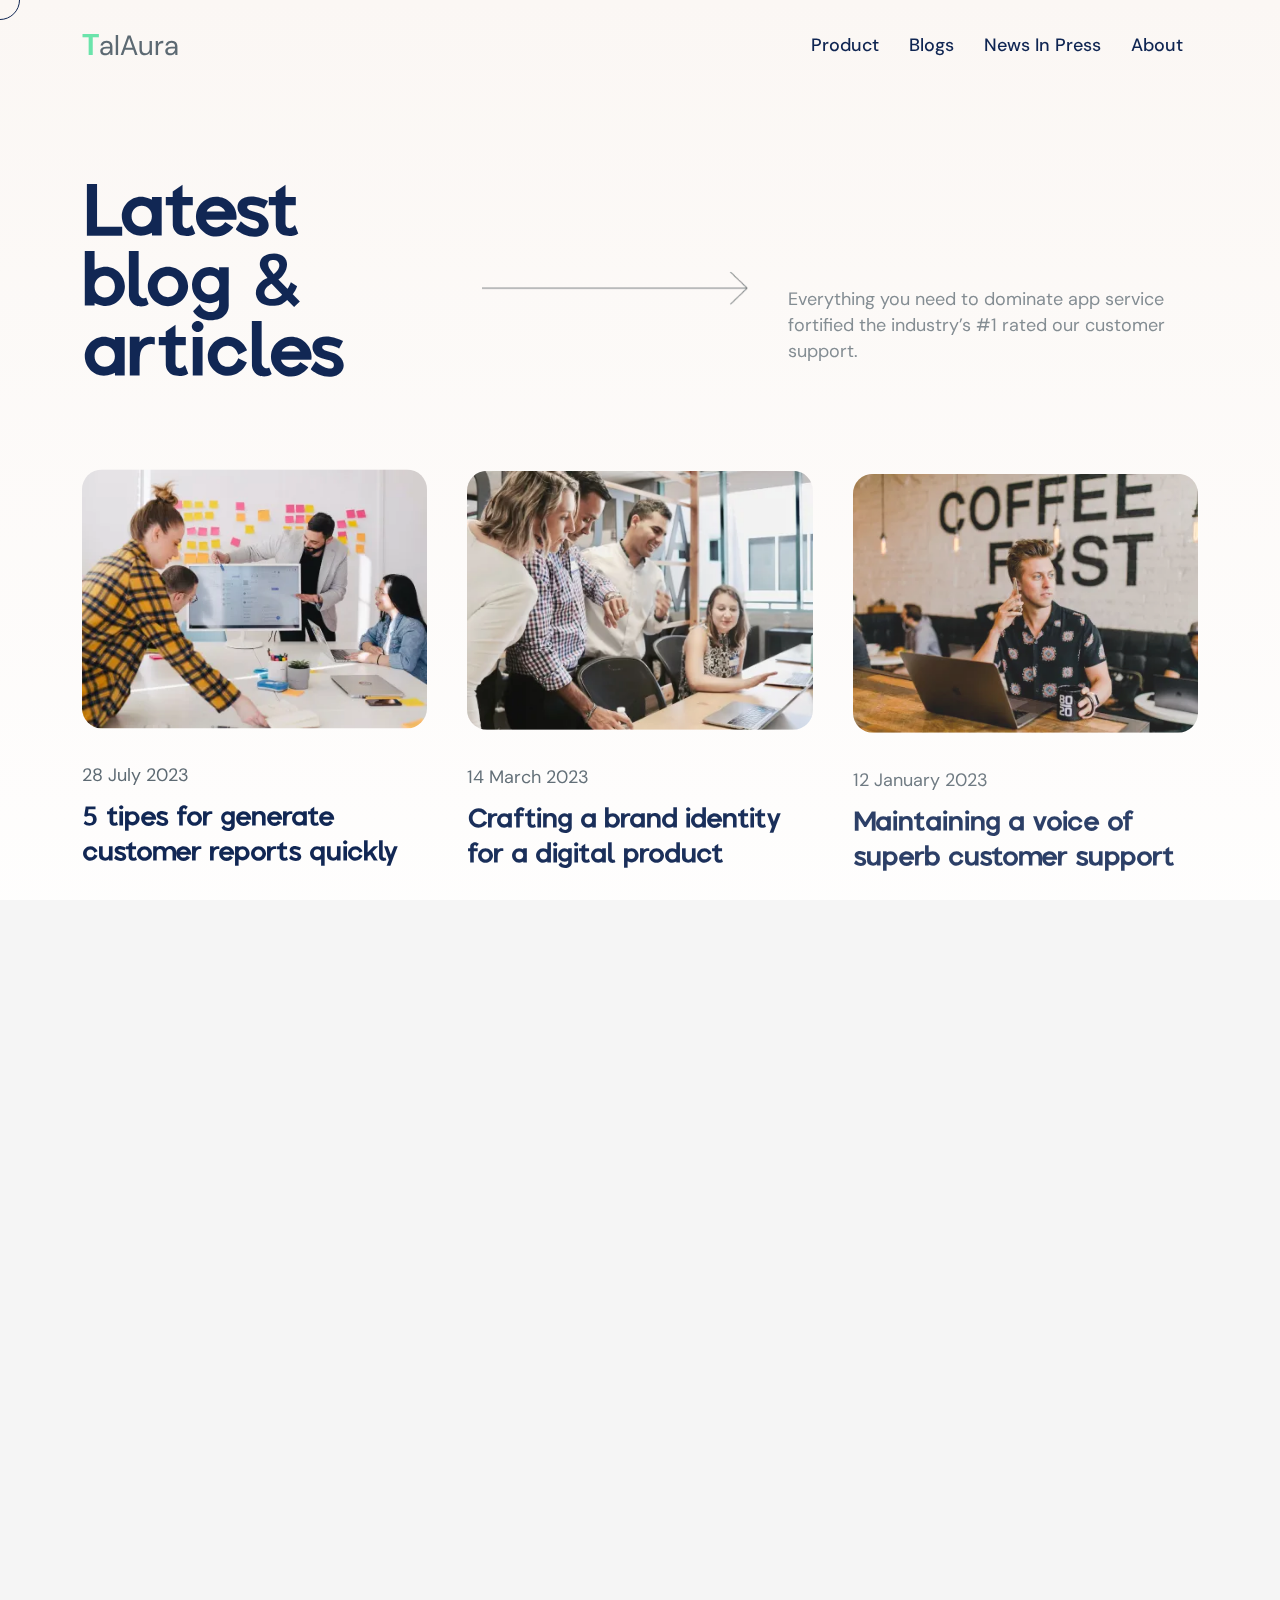
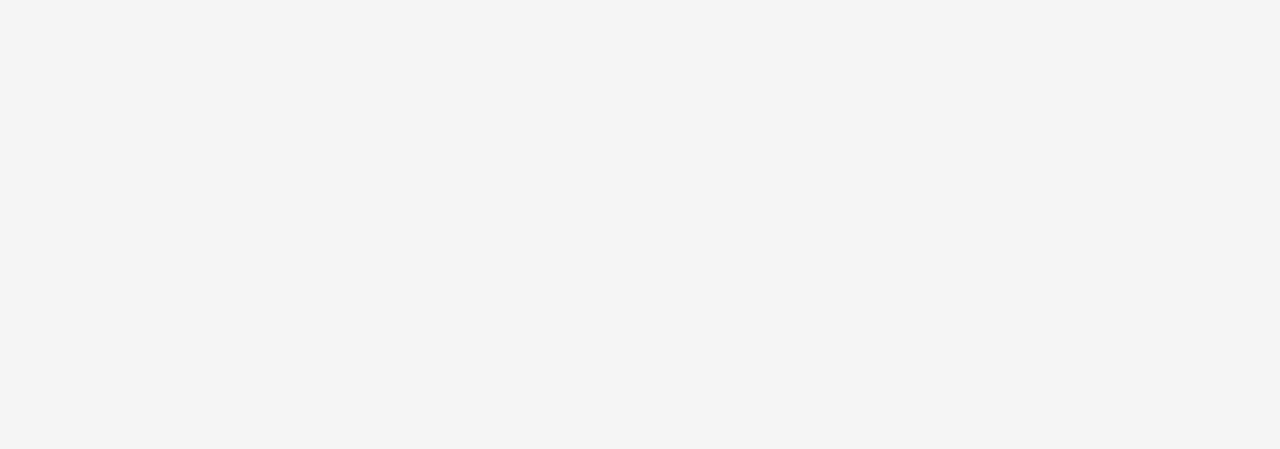
<file: blog.html>
<!DOCTYPE html>
<html lang="en">

<head>
  <meta charset="UTF-8">
  <meta http-equiv="X-UA-Compatible" content="IE=edge">
  <meta name="viewport" content="width=device-width, initial-scale=1.0">
  <meta name="description" content="Sassly HTML5 Template">

  <title>Sassly Blog</title>

  <!-- Fav Icon -->
  <link rel="icon" type="image/x-icon" href="../assets/imgs/logo/favicon.webp">





  <!-- All CSS files -->
  <link rel="stylesheet" href="assets/css/bootstrap.min.css">
  <link rel="stylesheet" href="assets/css/all.min.css">
  <link rel="stylesheet" href="assets/css/swiper-bundle.min.css">
  <link rel="stylesheet" href="assets/css/progressbar.css">
  <link rel="stylesheet" href="assets/css/meanmenu.min.css">
  <link rel="stylesheet" href="assets/css/magnific-popup.css">
  <link rel="stylesheet" href="assets/css/master-blog.css">


</head>


<body class="font-heading-colasta-bold">

  <!-- Preloader -->
  <div id="preloader">
    <div id="container" class="container-preloader">
      <div class="animation-preloader">
        <div class="spinner"></div>
        <div class="txt-loading">
          <span data-text="T" class="characters">T</span>
          <span data-text="A" class="characters">A</span>
          <span data-text="L" class="characters">L</span>
          <span data-text="A" class="characters">A</span>
          <span data-text="U" class="characters">U</span>
          <span data-text="R" class="characters">R</span>
          <span data-text="A" class="characters">A</span>
        </div>
      </div>
      <div class="loader-section section-left"></div>
      <div class="loader-section section-right"></div>
    </div>
  </div>

  <!-- Cursor Animation -->
  <div class="cursor1"></div>

  <!-- Sroll to top -->
  <div class="progress-wrap">
    <svg class="progress-circle svg-content" width="100%" height="100%" viewBox="-1 -1 102 102">
      <path d="M50,1 a49,49 0 0,1 0,98 a49,49 0 0,1 0,-98"></path>
    </svg>
  </div>

 
  <!-- offcanvas start  -->
  <div class="offcanvas-area">
    <div class="offcanvas-area-meta-wrapper">
      <span class="close-offcanvas">
      </span>
      <div class="offcanvas-btn-wrapper" id="close_offcanvas">
        <img src="assets/imgs/icon/close.png" alt="close">
      </div>
    </div>
    <div class="offcanvas-area-menu-wrapper">
      <ul id="accordion" class="accordion">
        <li><a href="/">Product</a></li>
        <li><a href="contact.html">Blogs</a></li>
        <li><a href="contact.html">News In Press</a></li>
        <li><a href="about.html">About</a></li>
      </ul>
    </div>
  </div>
  <!-- offcanvas end  -->


  <!-- search modal start -->
  <div class="modal fade" id="search-template" data-bs-backdrop="static" data-bs-keyboard="false" tabindex="-1"
    aria-labelledby="search-template" aria-hidden="true">
    <button type="button" class="btn-close" data-bs-dismiss="modal" aria-label="Close"></button>
    <div class="modal-dialog modal-dialog-centered">
      <div class="modal-content">
        <div class="modal-body">
          <form action="#" class="form-search">
            <input type="text" placeholder="Search">
            <button type="submit"><i class="fa-solid fa-magnifying-glass"></i></button>
          </form>
        </div>
      </div>
    </div>
  </div>
  <!-- search modal end -->

  <!-- Header area start -->
  <header class="header-area style-1 pos-abs zi-9">
    <div class="container">
      <div class="header-area__inner">
        <div class="header__logo">
          <a href="index.html" class="fs-3">
            <span style="color: #6BE4AB;font-size: 30px;" class="fw-bold company-letter">T</span>alAura
            <!-- <img src="assets/imgs/logo/logo-2.webp" class="normal-logo" alt="Site Logo">
            <img src="assets/imgs/logo/logo-13.webp" class="sticky-logo" alt="Site Logo"> -->
            </a>
        </div>
        <div class="header__nav">
          <nav class="main-menu">
            <ul>
              <li ><a href="/">Product</a>
              </li>
              <li><a href="contact.html">Blogs</a></li>
              <li><a href="contact.html">News In Press</a></li>
              <li><a href="about.html">About</a></li>
            </ul>
          </nav>
        </div>
        <div class="header__navicon d-xl-none">
          <button onclick="showCanvas3()" class="open-offcanvas">
            <i class="fa-solid fa-bars"></i></button>
        </div>
      </div>
    </div>
  </header>
  <!-- Header area end -->


  <div class="has-smooth" id="has_smooth"></div>
  <div id="smooth-wrapper">
    <div id="smooth-content">
      <div class="body-wrapper body-booking">

        <!-- overlay switcher close  -->
        <div class="overlay-switcher-close"></div>

        <main>

          <!-- hero area start  -->
          <section class="hero-area section-spacing">
            <div class="container">
              <div class="hero-area-inner">
                <div class="section-header">
                  <div class="section-title-wrapper">
                    <div class="title-wrapper">
                      <h1 class="section-title large has_fade_anim">Latest blog
                        & articles</h1>
                    </div>
                  </div>
                  <div class="shape">
                    <img src="assets/imgs/shape/shape-s-56.webp" class="has_fade_anim" data-delay="0.30" alt="shape image">
                  </div>
                  <div class="text-wrapper">
                    <p class="text has_fade_anim" data-delay="0.45">Everything you need to dominate app service fortified the industry’s #1 rated our
                      customer support.</p>
                  </div>
                </div>
              </div>
            </div>
          </section>
          <!-- hero area end  -->

          <!-- blog area start  -->
          <section class="blog-area section-spacing pt-0">
            <div class="container">
              <div class="blog-area-inner">
                <div class="blog-wrapper-box">
                  <div class="blog-wrapper">
                    <article class="blog has_fade_anim">
                      <div class="thumb">
                        <a href="blog-details.html"><img src="assets/imgs/blog/img-s-1.webp" alt="blog image"></a>
                      </div>
                      <div class="content">
                        <div class="meta">
                          <span class="date">28 July 2023</span>
                        </div>
                        <h3 class="title"><a href="blog-details.html">5 tipes for generate customer reports quickly</a>
                        </h3>
                        <div class="btn-wrapper">
                          <a href="blog-details.html" class="wc-btn wc-btn-underline btn-text-flip"> <span
                              data-text="Learn more">Learn more</span></a>
                        </div>
                      </div>
                    </article>
                    <article class="blog has_fade_anim" data-delay="0.25">
                      <div class="thumb">
                        <a href="blog-details.html"><img src="assets/imgs/blog/img-s-2.webp" alt="blog image"></a>
                      </div>
                      <div class="content">
                        <div class="meta">
                          <span class="date">14 March 2023</span>
                        </div>
                        <h3 class="title"><a href="blog-details.html">Crafting a brand identity for a digital
                            product</a>
                        </h3>
                        <div class="btn-wrapper">
                          <a href="blog-details.html" class="wc-btn wc-btn-underline btn-text-flip"> <span
                              data-text="Learn more">Learn more</span></a>
                        </div>
                      </div>
                    </article>
                    <article class="blog has_fade_anim" data-delay="0.35">
                      <div class="thumb">
                        <a href="blog-details.html"><img src="assets/imgs/blog/img-s-3.webp" alt="blog image"></a>
                      </div>
                      <div class="content">
                        <div class="meta">
                          <span class="date">12 January 2023</span>
                        </div>
                        <h3 class="title"><a href="blog-details.html">Maintaining a voice of superb customer support</a>
                        </h3>
                        <div class="btn-wrapper">
                          <a href="blog-details.html" class="wc-btn wc-btn-underline btn-text-flip"> <span
                              data-text="Learn more">Learn more</span></a>
                        </div>
                      </div>
                    </article>
                    <article class="blog has_fade_anim">
                      <div class="thumb">
                        <a href="blog-details.html"><img src="assets/imgs/blog/img-s-4.webp" alt="blog image"></a>
                      </div>
                      <div class="content">
                        <div class="meta">
                          <span class="date">28 July 2023</span>
                        </div>
                        <h3 class="title"><a href="blog-details.html">Financial fitness how to pay down debit fast.</a>
                        </h3>
                        <div class="btn-wrapper">
                          <a href="blog-details.html" class="wc-btn wc-btn-underline btn-text-flip"> <span
                              data-text="Learn more">Learn more</span></a>
                        </div>
                      </div>
                    </article>
                    <article class="blog has_fade_anim" data-delay="0.25">
                      <div class="thumb">
                        <a href="blog-details.html"><img src="assets/imgs/blog/img-s-5.webp" alt="blog image"></a>
                      </div>
                      <div class="content">
                        <div class="meta">
                          <span class="date">14 March 2023</span>
                        </div>
                        <h3 class="title"><a href="blog-details.html">Your company might be in need of media audit.</a>
                        </h3>
                        <div class="btn-wrapper">
                          <a href="blog-details.html" class="wc-btn wc-btn-underline btn-text-flip"> <span
                              data-text="Learn more">Learn more</span></a>
                        </div>
                      </div>
                    </article>
                    <article class="blog has_fade_anim" data-delay="0.35">
                      <div class="thumb">
                        <a href="blog-details.html"><img src="assets/imgs/blog/img-s-6.webp" alt="blog image"></a>
                      </div>
                      <div class="content">
                        <div class="meta">
                          <span class="date">12 January 2023</span>
                        </div>
                        <h3 class="title"><a href="blog-details.html">Capitalize on fruit to identify a ball.</a>
                        </h3>
                        <div class="btn-wrapper">
                          <a href="blog-details.html" class="wc-btn wc-btn-underline btn-text-flip"> <span
                              data-text="Learn more">Learn more</span></a>
                        </div>
                      </div>
                    </article>
                  </div>
                  <div class="more-btn-wrapper">
                    <a href="#" class="wc-btn wc-btn-primary bordered btn-text-flip"> <span data-text="Load More">Load
                        More</span></a>
                  </div>
                </div>
              </div>
            </div>
          </section>
          <!-- blog area end  -->



        </main>

        <!-- footer area start  -->
        <footer class="footer-area style-2" style="background-color: #072032;">
          <div class="container">
            <div class="footer-area-inner">
              <div class="footer-widget-wrapper">
                <div class="footer-logo mobile-box-center">
                  <a href="index.html" class="text-white" style="font-size: 28px;font-weight: 500;">
                    <span style="color: #6BE4AB;font-size: 30px;" class="fw-bold company-letter">T</span>alAura
                    <!-- <img src="assets/imgs/logo/logo-2.webp" class="normal-logo" alt="Site Logo">
                    <img src="assets/imgs/logo/logo-13.webp" class="sticky-logo" alt="Site Logo"> -->
                  </a>
                  <!-- <img src="assets/imgs/logo/logo-4.webp" alt="site-logo"> -->
                </div>
                <div class="description-text">
                  <div class="text-wrapper">
                    <p class="text mobile-text-center">TalAura is a sales-tech start up, enabling offline retail sales with AI based
                      solutions.
                    </p>
                  </div>
                </div>
              </div>
              <div class="footer-widget-wrapper mobile-box-center">
                <h2 class="title text-white">Company</h2>
                <ul class="footer-nav-list mobile-box-center">
                  <li><a href="contact.html">Blogs</a></li>
                  <li><a href="contact.html">News In Press</a></li>
                  <li><a href="/about.html">About</a></li>
                  <li><a href="/contact.html">Contact</a></li>
                </ul>
              </div>


              <!-- <div class="footer-widget-wrapper">
                <h2 class="title">Newsletter</h2>
                <form action="#" class="subscribe-form">
                  <div class="input-field">
                    <input type="email" placeholder="Enter your email">
                    <button type="submit" class="subscribe-btn"><i class="fa-solid fa-paper-plane"></i></button>
                    <span class="icon"><i class="fa-regular fa-envelope" style="font-size: 20px;"></i></span>
                  </div>
                  <div class="policy-field">
                    <input type="checkbox" id="policy" name="policy" value="Boat" style="margin-left: 27px;">
                    <label for="policy"> I agree with <span>privacy policy</span></label>
                  </div>
                </form>
              </div> -->
            </div>
            <!-- <div class="copyright-area-inner">
              <ul class="social-links">
                <li><a href="#"><i class="fa-brands fa-facebook-f"></i></a></li>
                <li><a href="#"><i class="fa-brands fa-twitter"></i></a></li>
                <li><a href="#"><i class="fa-brands fa-instagram"></i></a></li>
                <li><a href="#"><i class="fa-brands fa-linkedin"></i></a></li>
              </ul>
              <div class="copyright-text">
                <p class="text">© 2022 <a href="https://crowdyflow.com/">Crowdyflow</a> Agency</p>
              </div>
            </div> -->
          </div>
        </footer>
      
        <!-- footer area end  -->

      </div>
    </div>
  </div>
  <!-- login form  -->
  <div class="modal fade" id="staticBackdrop" data-bs-backdrop="static" data-bs-keyboard="false" tabindex="-1"
    aria-hidden="true">
    <div class="modal-dialog modal-dialog-centered">
      <div class="modal-content">
        <div class="form-box-wrapper">
          <div class="login-form-box">
            <div class="btn-wrapper">
              <button class="close-btn" data-bs-dismiss="modal"><img src="assets/imgs/icon/cross.webp"
                  alt="icon image"></button>
            </div>
            <div class="title-wrapper">
              <h2 class="title"><span>Welcome <br>
                  Back to</span> Sassly </h2>
            </div>
            <div class="icon">
              <img src="assets/imgs/shape/shape-s-55.webp" alt="shape image">
            </div>
            <div class="form-wrapper">
              <form action="#" class="user-form">
                <div class="input-field">
                  <input type="email" placeholder="Enter your email">
                </div>
                <div class="input-field">
                  <input type="password" placeholder="Enter password">
                </div>
                <div class="policy-field">
                  <input type="checkbox" id="p-policy" name="p-policy" value="Boat">
                  <label for="policy">Remember me</label>
                  <a href="#" class="forget-password">Forgot your password?</a>
                </div>
                <button type="submit" class="subscribe-btn wc-btn-primary btn-text-flip"><span
                    data-text="Login">Login</span></button>
              </form>
            </div>
            <div class="note">
              <p>Don’t have an account? <span><a href="javascript:void(0)" data-bs-dismiss="modal"
                    data-bs-toggle="modal" data-bs-target="#signupform">Create Here!</a></span></p>
            </div>
          </div>
        </div>
      </div>
    </div>
  </div>

  <!-- signup form  -->
  <div class="modal fade" id="signupform" data-bs-backdrop="static" data-bs-keyboard="false" tabindex="-1"
    aria-hidden="true">
    <div class="modal-dialog modal-dialog-centered">
      <div class="modal-content">
        <div class="form-box-wrapper">
          <div class="register-form-box">
            <div class="btn-wrapper">
              <button class="close-btn" data-bs-dismiss="modal"><img src="assets/imgs/icon/cross.webp"
                  alt="icon image"></button>
            </div>
            <div class="title-wrapper">
              <h2 class="title"><span>Start Your <br>
                  Journey</span> with us.</h2>
            </div>
            <div class="icon">
              <img src="assets/imgs/shape/shape-s-55.webp" alt="shape image">
            </div>
            <div class="form-wrapper">
              <form action="#" class="user-form">
                <div class="input-field">
                  <input type="text" placeholder="Type your name">
                </div>
                <div class="input-field">
                  <input type="text" placeholder="User name">
                </div>
                <div class="input-field">
                  <input type="email" placeholder="Type Email">
                </div>
                <div class="input-field">
                  <input type="password" placeholder="Type Password">
                </div>
                <div class="input-field">
                  <input type="password" placeholder="Confirm Password">
                </div>
                <div class="policy-field">
                  <input type="checkbox" id="d-policy" name="d-policy" value="Boat">
                  <label for="d-policy">I agree to sassly <span><a href="#">Terms of Service.</a></span></label>
                </div>
                <button type="submit" class="subscribe-btn wc-btn-primary btn-text-flip"><span
                    data-text="Register">Register</span></button>
              </form>
            </div>
            <div class="note">
              <p>Already have an account? <span><a href="javascript:void(0)" data-bs-dismiss="modal"
                    data-bs-toggle="modal" data-bs-target="#staticBackdrop">Login Here!</a></span></p>
            </div>
            <h3 class="alternative-title"><span>OR</span></h3>
            <ul class="social-links">
              <li><a href="#"><i class="fa-brands fa-twitter"></i></a></li>
              <li><a href="#"><i class="fa-brands fa-instagram"></i></a></li>
              <li><a href="#"><i class="fa-brands fa-linkedin"></i></a></li>
            </ul>
          </div>
        </div>
      </div>
    </div>
  </div>


  <!-- All JS files -->
  <script src="assets/js/jquery-3.6.0.min.js"></script>
  <script src="assets/js/bootstrap.bundle.min.js"></script>
  <script src="assets/js/jquery.magnific-popup.min.js"></script>
  <script src="assets/js/swiper-bundle.min.js"></script>
  <script src="assets/js/counter.js"></script>
  <script src="assets/js/gsap.min.js"></script>
  <script src="assets/js/ScrollSmoother.min.js"></script>
  <script src="assets/js/ScrollToPlugin.min.js"></script>
  <script src="assets/js/ScrollTrigger.min.js"></script>
  <script src="assets/js/jquery.meanmenu.min.js"></script>
  <script src="assets/js/backToTop.js"></script>
  <script src="assets/js/main.js"></script>
  <script src="assets/js/error-handling.js"></script>
  <script src="assets/js/offcanvas.js"></script>

  <script>
    // testimonial slider
    if (('.testimonial-slider').length) {
      var testimonial_slider = new Swiper(".testimonial-slider", {
        loop: false,
        spaceBetween: 50,
        slidesPerView: 1,
        speed: 1800,
        freeMode: true,
        watchSlidesProgress: true,
        navigation: {
          prevEl: ".testimonial-button-prev",
          nextEl: ".testimonial-button-next",
        },
      });
    }


    const toggle_switcher = function ($scope) {
      const checked = $("input", $scope);
      const toggle_pane = $(".toggle-pane", $scope);
      const toggle_label = $(".before_label, .after_label", $scope);

      checked.change(function () {
        toggle_pane.toggleClass('show');
        toggle_label.toggleClass('active');
      })
    }
  </script>



</body>

</html>
</file>
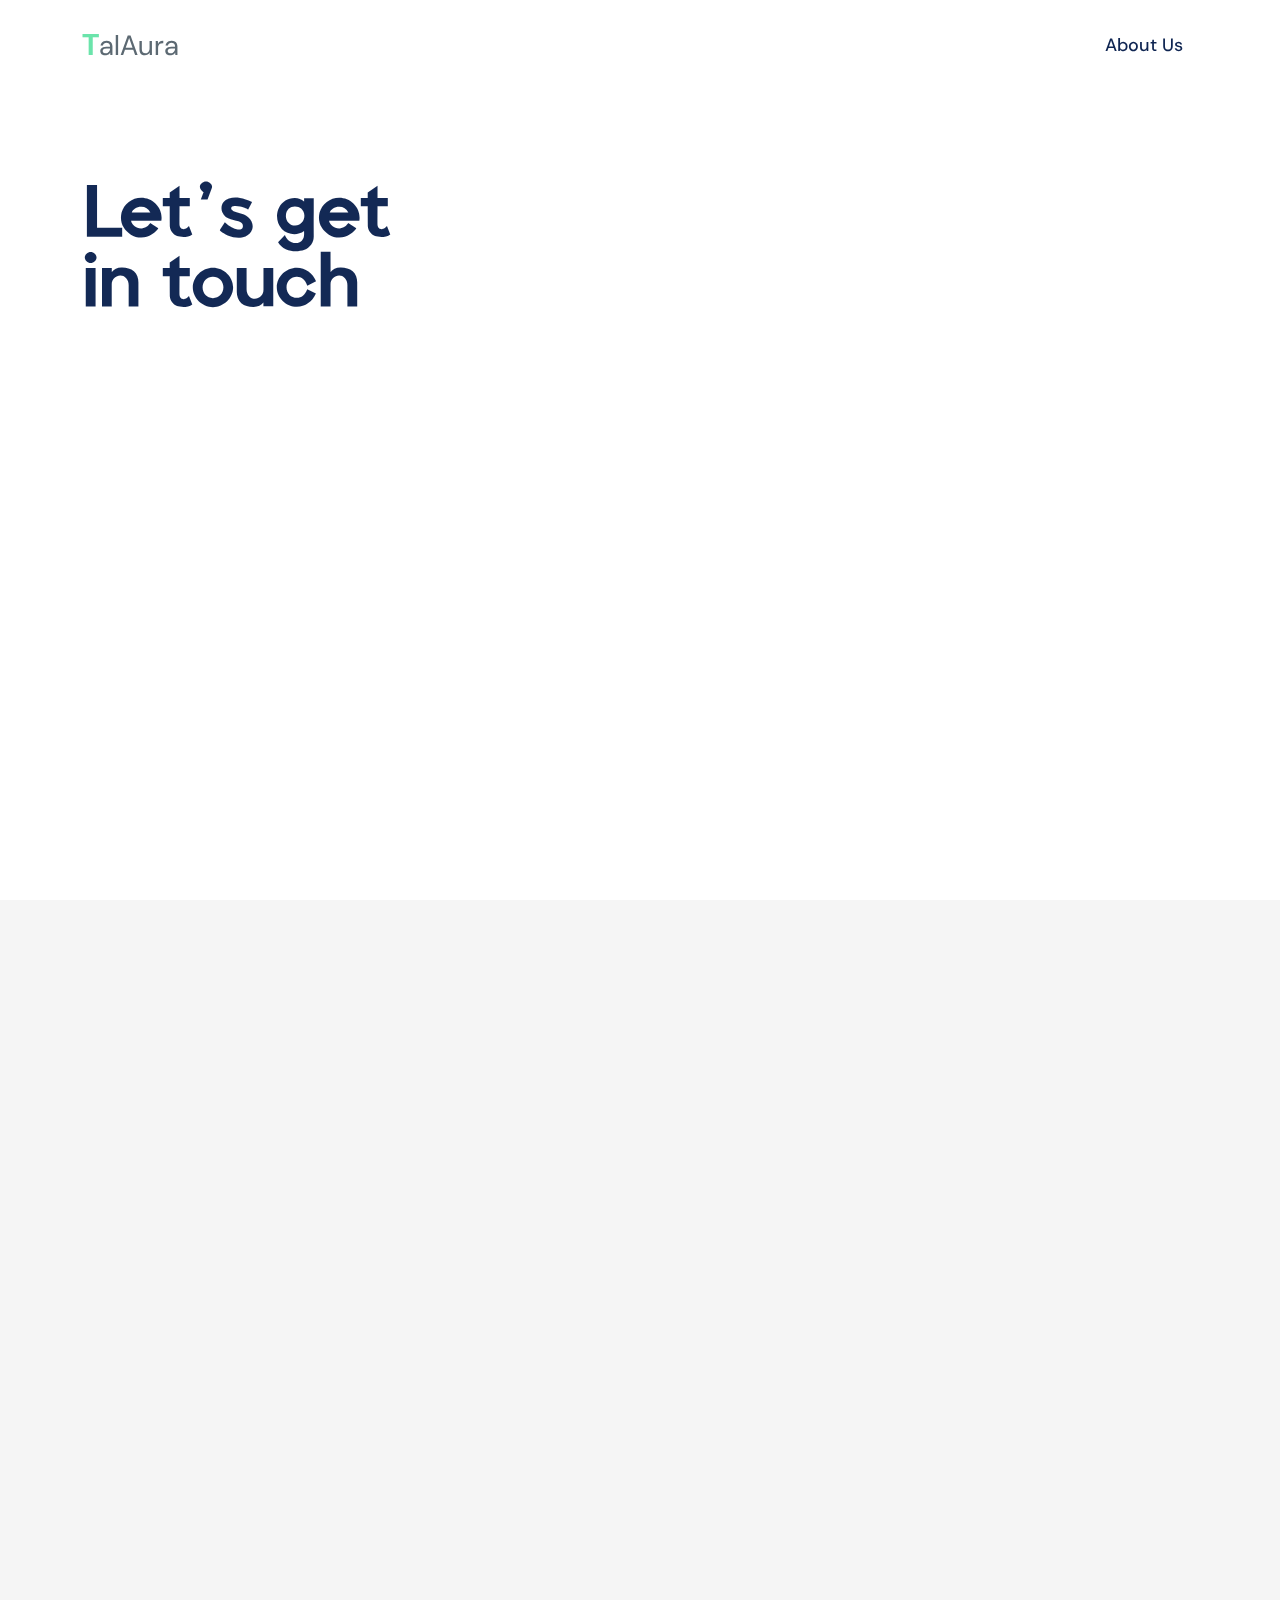
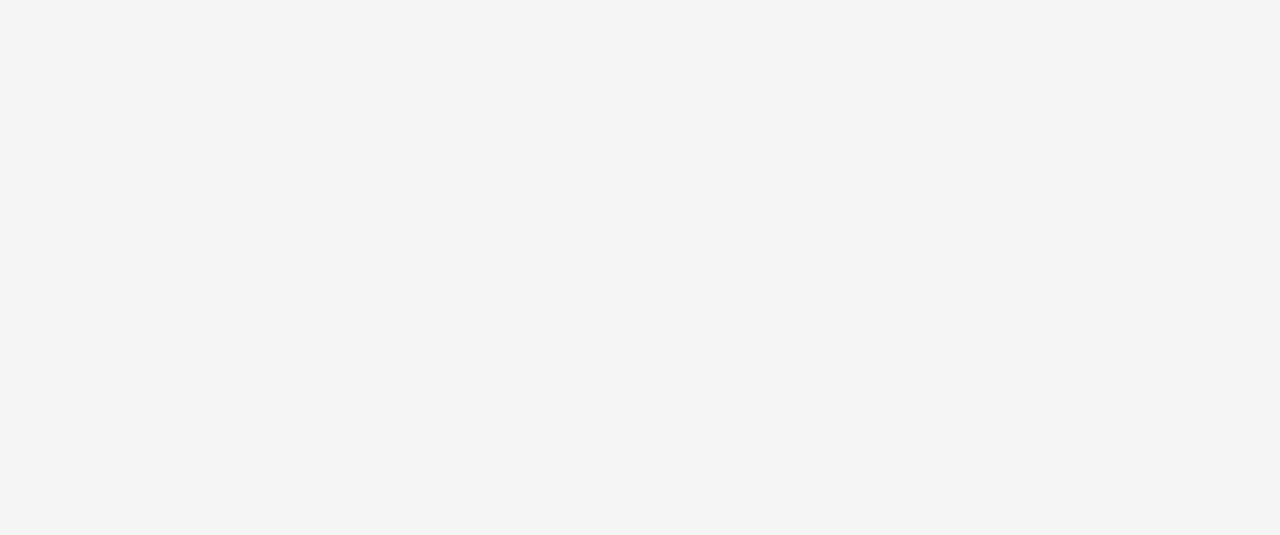
<file: contact.html>
<!DOCTYPE html>
<html lang="en">
  <head>
    <meta charset="UTF-8" />
    <meta http-equiv="X-UA-Compatible" content="IE=edge" />
    <meta name="viewport" content="width=device-width, initial-scale=1.0" />
    <meta name="description" content="Sassly HTML5 Template" />

    <title>Talura | Contact</title>

    <!-- Fav Icon -->
    <link
      rel="icon"
      type="image/x-icon"
      href="../assets/imgs/logo/favicon.webp"
    />

    <!-- All CSS files -->
    <link rel="stylesheet" href="assets/css/bootstrap.min.css" />
    <link rel="stylesheet" href="assets/css/all.min.css" />
    <link rel="stylesheet" href="assets/css/swiper-bundle.min.css" />
    <link rel="stylesheet" href="assets/css/progressbar.css" />
    <link rel="stylesheet" href="assets/css/meanmenu.min.css" />
    <link rel="stylesheet" href="assets/css/magnific-popup.css" />
    <link rel="stylesheet" href="assets/css/master-contact.css" />
  </head>

  <body class="font-heading-colasta-bold">
    <!-- Preloader -->
    <!-- <div id="preloader">
      <div id="container" class="container-preloader">
        <div class="animation-preloader">
          <div class="spinner"></div>
          <div class="txt-loading">
            <span data-text="T" class="characters">T</span>
            <span data-text="A" class="characters">A</span>
            <span data-text="L" class="characters">L</span>
            <span data-text="A" class="characters">A</span>
            <span data-text="U" class="characters">U</span>
            <span data-text="R" class="characters">R</span>
            <span data-text="A" class="characters">A</span>
          </div>
        </div>
        <div class="loader-section section-left"></div>
        <div class="loader-section section-right"></div>
      </div>
    </div> -->

    <!-- Cursor Animation -->
    <!-- <div class="cursor1"></div> -->

    <!-- Sroll to top -->
    <div class="progress-wrap">
      <svg
        class="progress-circle svg-content"
        width="100%"
        height="100%"
        viewBox="-1 -1 102 102"
      >
        <path d="M50,1 a49,49 0 0,1 0,98 a49,49 0 0,1 0,-98"></path>
      </svg>
    </div>

    <!-- offcanvas start  -->
    <div class="offcanvas-area">
      <div class="offcanvas-area-meta-wrapper">
        <div class="offcanvas-btn-wrapper opacity-0">
          <a
            target="_blank"
            href="https://themeforest.net/item/axtra-digital-agency-creative-portfolio-theme/43074408"
            class="wc-btn wc-btn-default btn-hover-cropping"
            >Purchase now</a
          >
        </div>
        <span id="close_offcanvas" class="close-offcanvas">
          <img src="assets/imgs/icon/close.png" alt="close" />
        </span>
      </div>
      <div class="offcanvas-area-menu-wrapper">
        <ul id="accordion" class="accordion">
          <!-- <li><a href="/">Product</a></li> -->
          <!-- <li><a href="contact.html">Blogs</a></li> -->
          <!-- <li><a href="contact.html">News In Press</a></li> -->
          <li><a href="about.html">About Us</a></li>
        </ul>
      </div>
    </div>
    <!-- offcanvas end  -->

    <!-- search modal start -->
    <div
      class="modal fade"
      id="search-template"
      data-bs-backdrop="static"
      data-bs-keyboard="false"
      tabindex="-1"
      aria-labelledby="search-template"
      aria-hidden="true"
    >
      <button
        type="button"
        class="btn-close"
        data-bs-dismiss="modal"
        aria-label="Close"
      ></button>
      <div class="modal-dialog modal-dialog-centered">
        <div class="modal-content">
          <div class="modal-body">
            <form action="#" class="form-search">
              <input type="text" placeholder="Search" />
              <button type="submit">
                <i class="fa-solid fa-magnifying-glass"></i>
              </button>
            </form>
          </div>
        </div>
      </div>
    </div>
    <!-- search modal end -->

    <!-- Header area start -->
    <header class="header-area style-1 pos-abs zi-9">
      <div class="container">
        <div class="header-area__inner">
          <div class="header__logo">
            <a href="index.html" class="fs-3">
              <span
                style="color: #6be4ab; font-size: 30px"
                class="fw-bold company-letter"
                >T</span
              >alAura
              <!-- <img src="assets/imgs/logo/logo-2.webp" class="normal-logo" alt="Site Logo">
            <img src="assets/imgs/logo/logo-13.webp" class="sticky-logo" alt="Site Logo"> -->
            </a>
          </div>
          <div class="header__nav">
            <nav class="main-menu">
              <ul>
                <!-- <li ><a href="/">Product</a>
              </li> -->
                <!-- <li><a href="contact.html">Blogs</a></li> -->
                <!-- <li><a href="contact.html">News In Press</a></li> -->
                <li><a href="about.html">About Us</a></li>
              </ul>
            </nav>
          </div>
          <div class="header__navicon d-xl-none">
            <button onclick="showCanvas3()" class="open-offcanvas">
              <i class="fa-solid fa-bars"></i>
            </button>
          </div>
        </div>
      </div>
    </header>
    <!-- Header area end -->

    <div class="has-smooth" id="has_smooth"></div>
    <div id="smooth-wrapper">
      <div id="smooth-content">
        <div class="body-wrapper body-booking">
          <!-- overlay switcher close  -->
          <div class="overlay-switcher-close"></div>

          <main>
            <!-- hero area start  -->
            <section class="hero-area section-spacing">
              <div class="container">
                <div class="hero-area-inner">
                  <div class="section-header">
                    <div class="section-title-wrapper">
                      <div class="title-wrapper">
                        <h1
                          class="section-title large has_fade_anim desktop_view"
                        >
                          Let’s get in touch
                        </h1>
                        <h1
                          class="section-title large has_fade_anim mobile_view text-center"
                        >
                          Let’s bring visibility to your sales floor
                        </h1>
                      </div>
                    </div>
                    <!-- <div
                      class="shape has_fade_anim"
                      data-fade-from="left"
                      data-delay="0.30"
                    >
                      <img
                        src="assets/imgs/shape/shape-s-56.webp"
                        alt="shape image"
                      />
                    </div> -->
                    <!-- <div class="text-wrapper">
                      <p
                        class="text has_fade_anim desktop_view"
                        data-delay="0.45"
                      >
                        To bring visibility to your sales floor
                      </p>
                    </div> -->
                  </div>
                </div>
              </div>
            </section>
            <!-- hero area end  -->

            <!-- map area start  -->
            <div class="map-area">
              <div class="container">
                <div class="map-area-inner">
                  <div class="map-wrapper has_fade_anim" data-delay="0.60">
                    <!-- <img
                      src="assets/imgs/gallery/img-s-57.webp"
                      alt="map image"
                    /> -->
                    <iframe src="https://www.google.com/maps/embed?pb=!1m18!1m12!1m3!1d342.0763993081176!2d77.07890919322696!3d28.467544609666398!2m3!1f0!2f0!3f0!3m2!1i1024!2i768!4f13.1!3m3!1m2!1s0x390d18de78378a91%3A0xebbebc8aca4b060d!2sGalleria%20Market%2C%20Sector%2028%2C%20DLF%20Phase%20IV%2C%20Gurugram%2C%20Haryana%20122022!5e0!3m2!1sen!2sin!4v1726569062027!5m2!1sen!2sin" width="100%" height="450" style="border:0;" allowfullscreen="" loading="lazy" referrerpolicy="no-referrer-when-downgrade"></iframe>
                  </div>
                </div>
              </div>
            </div>
            <!-- map area end  -->

            <!-- contact area start  -->
            <section class="contact-area section-spacing">
              <div class="container">
                <div class="contact-area-inner">
                  <div class="shape-1">
                    <img
                      src="assets/imgs/shape/shape-s-57.webp"
                      data-speed="0.8"
                      alt="shape image"
                    />
                  </div>
                  <div class="shape-2">
                    <img
                      src="assets/imgs/shape/shape-s-58.webp"
                      data-speed="0.8"
                      alt="shape image"
                    />
                  </div>
                  <div class="section-heading has_fade_anim">
                    <div class="section-title-wrapper">
                      <div class="title-wrapper">
                        <h2 class="section-title desktop_view">
                          Let’s
                          <span>contact</span>
                          for better result
                        </h2>
                        <h2 class="section-title mobile_view" style="color: #0f2552 !important;">
                          <span>Contact</span>
                          us for more details
                        </h2>
                      </div>
                    </div>
                    <div class="line-vertical"></div>
                    <div class="meta-list">
                      <ul>
                        <li>
                          <a href="mailto:inquiry@binox.com"
                            >sales@talaura.ai</a
                          >
                        </li>
                        <li>
                          D- 141, Dlf Crest, Golf Course Rd, Dlf Ph 5, Galleria
                        Dlf-iv, Gurugram, Haryana, India, 122009
                        </li>
                      </ul>
                    </div>
                  </div>
                  <div class="contact-wrapper has_fade_anim" data-delay="0.30">
                    <h3 class="title">Contact us:</h3>
                    <form>
                      <div class="input-field">
                        <input type="text" placeholder="Type your name" />
                      </div>
                      <div class="input-field">
                        <input type="email" placeholder="Type Email" />
                      </div>
                      <div class="input-field">
                        <input type="text" placeholder="Enter Phone" />
                      </div>
                      <div class="input-field">
                        <select>
                          <option value="0" selected disabled>
                            Select Service
                          </option>
                          <option value="1">Market Analysis</option>
                          <option value="2">Product Design</option>
                          <option value="3">Product Development</option>
                        </select>
                      </div>
                      <div class="input-field">
                        <textarea
                          id="message"
                          placeholder="Type your message..."
                        ></textarea>
                      </div>
                      <button
                        type="submit"
                        class="subscribe-btn wc-btn-primary btn-text-flip"
                      >
                        <span data-text="Send now">Send now</span>
                      </button>
                    </form>
                  </div>
                </div>
              </div>
            </section>
            <!-- contact area end  -->
          </main>

          <!-- footer area start  -->
          <footer class="footer-area style-2" style="background-color: #072032">
            <div class="container">
              <div class="footer-area-inner">
                <div class="footer-widget-wrapper">
                  <div class="footer-logo mobile-box-center">
                    <a
                      href="index.html"
                      class="text-white"
                      style="font-size: 28px; font-weight: 500"
                    >
                      <span
                        style="color: #6be4ab; font-size: 30px"
                        class="fw-bold company-letter"
                        >T</span
                      >alAura
                      <!-- <img src="assets/imgs/logo/logo-2.webp" class="normal-logo" alt="Site Logo">
                    <img src="assets/imgs/logo/logo-13.webp" class="sticky-logo" alt="Site Logo"> -->
                    </a>
                    <!-- <img src="assets/imgs/logo/logo-4.webp" alt="site-logo"> -->
                  </div>

                  <div class="description-text">
                    <div class="text-wrapper">
                                           <p class="text mobile-text-center">
                       TalAura is a sales-tech and talent enablement startup, offering deep analytical information using conversational intelligence.
                      </p>
                    </div>
                  </div>
                </div>
                <div class="footer-widget-wrapper mobile-box-center">
                  <h2 class="title text-white mobile-center pt-2 fs-6 mobile-text-center">TALAURA TECHNOLOGIES PRIVATE LIMITED</h2>
                  <div class="description-text">
                    <div class="text-wrapper">
                      <p class="text mobile-text-center">
                          D- 141, Dlf Crest, Golf Course Rd, Dlf Ph 5, Galleria Dlf-iv,
                          <br/>Gurugram, Haryana, India, 122009
                        </p>
                        <p class="text mobile-text-center" style="font-size: 16px;">Phone No: +919810215980</p>
                        <p class="text mobile-text-center" style="font-size: 16px;">Email: sales@talaura.ai</p>
                    </div>
                  </div>
                </div>
                <div class="footer-widget-wrapper mobile-box-center">
                  <h2 class="title text-white" style="font-size: 28px; font-weight: 500">Company</h2>
                  <ul class="footer-nav-list mobile-box-center">
                    <!-- <li><a href="contact.html">Blogs</a></li> -->
                    <!-- <li><a href="contact.html">News In Press</a></li> -->
                    <li><a href="/about.html">About Us</a></li>
                    <li><a href="/contact.html">Contact</a></li>
                    <!-- <li><a href="#">Terms & Conditions</a></li>
                    <li><a href="#">Privacy Policy</a></li> -->
                  </ul>
                </div>

                <!-- <div class="footer-widget-wrapper">
                <h2 class="title">Newsletter</h2>
                <form action="#" class="subscribe-form">
                  <div class="input-field">
                    <input type="email" placeholder="Enter your email">
                    <button type="submit" class="subscribe-btn"><i class="fa-solid fa-paper-plane"></i></button>
                    <span class="icon"><i class="fa-regular fa-envelope" style="font-size: 20px;"></i></span>
                  </div>
                  <div class="policy-field">
                    <input type="checkbox" id="policy" name="policy" value="Boat" style="margin-left: 27px;">
                    <label for="policy"> I agree with <span>privacy policy</span></label>
                  </div>
                </form>
              </div> -->
              </div>
              <!-- <div class="copyright-area-inner">
              <ul class="social-links">
                <li><a href="#"><i class="fa-brands fa-facebook-f"></i></a></li>
                <li><a href="#"><i class="fa-brands fa-twitter"></i></a></li>
                <li><a href="#"><i class="fa-brands fa-instagram"></i></a></li>
                <li><a href="#"><i class="fa-brands fa-linkedin"></i></a></li>
              </ul>
              <div class="copyright-text">
                <p class="text">© 2022 <a href="https://crowdyflow.com/">Crowdyflow</a> Agency</p>
              </div>
            </div> -->
            </div>
          </footer>

          <!-- footer area end  -->
        </div>
      </div>
    </div>
    <!-- login form  -->
    <div
      class="modal fade"
      id="staticBackdrop"
      data-bs-backdrop="static"
      data-bs-keyboard="false"
      tabindex="-1"
      aria-hidden="true"
    >
      <div class="modal-dialog modal-dialog-centered">
        <div class="modal-content">
          <div class="form-box-wrapper">
            <div class="login-form-box">
              <div class="btn-wrapper">
                <button class="close-btn" data-bs-dismiss="modal">
                  <img src="assets/imgs/icon/cross.webp" alt="icon image" />
                </button>
              </div>
              <div class="title-wrapper">
                <h2 class="title">
                  <span
                    >Welcome <br />
                    Back to</span
                  >
                  Sassly
                </h2>
              </div>
              <div class="icon">
                <img
                  src="assets/imgs/shape/shape-s-55.webp"
                  alt="shape image"
                />
              </div>
              <div class="form-wrapper">
                <form action="#" class="user-form">
                  <div class="input-field">
                    <input type="email" placeholder="Enter your email" />
                  </div>
                  <div class="input-field">
                    <input type="password" placeholder="Enter password" />
                  </div>
                  <div class="policy-field">
                    <input
                      type="checkbox"
                      id="p-policy"
                      name="p-policy"
                      value="Boat"
                    />
                    <label for="policy">Remember me</label>
                    <a href="#" class="forget-password"
                      >Forgot your password?</a
                    >
                  </div>
                  <button
                    type="submit"
                    class="subscribe-btn wc-btn-primary btn-text-flip"
                  >
                    <span data-text="Login">Login</span>
                  </button>
                </form>
              </div>
              <div class="note">
                <p>
                  Don’t have an account?
                  <span
                    ><a
                      href="javascript:void(0)"
                      data-bs-dismiss="modal"
                      data-bs-toggle="modal"
                      data-bs-target="#signupform"
                      >Create Here!</a
                    ></span
                  >
                </p>
              </div>
            </div>
          </div>
        </div>
      </div>
    </div>

    <!-- signup form  -->
    <div
      class="modal fade"
      id="signupform"
      data-bs-backdrop="static"
      data-bs-keyboard="false"
      tabindex="-1"
      aria-hidden="true"
    >
      <div class="modal-dialog modal-dialog-centered">
        <div class="modal-content">
          <div class="form-box-wrapper">
            <div class="register-form-box">
              <div class="btn-wrapper">
                <button class="close-btn" data-bs-dismiss="modal">
                  <img src="assets/imgs/icon/cross.webp" alt="icon image" />
                </button>
              </div>
              <div class="title-wrapper">
                <h2 class="title">
                  <span
                    >Start Your <br />
                    Journey</span
                  >
                  with us.
                </h2>
              </div>
              <div class="icon">
                <img
                  src="assets/imgs/shape/shape-s-55.webp"
                  alt="shape image"
                />
              </div>
              <div class="form-wrapper">
                <form action="#" class="user-form">
                  <div class="input-field">
                    <input type="text" placeholder="Type your name" />
                  </div>
                  <div class="input-field">
                    <input type="text" placeholder="User name" />
                  </div>
                  <div class="input-field">
                    <input type="email" placeholder="Type Email" />
                  </div>
                  <div class="input-field">
                    <input type="password" placeholder="Type Password" />
                  </div>
                  <div class="input-field">
                    <input type="password" placeholder="Confirm Password" />
                  </div>
                  <div class="policy-field">
                    <input
                      type="checkbox"
                      id="d-policy"
                      name="d-policy"
                      value="Boat"
                    />
                    <label for="d-policy"
                      >I agree to sassly
                      <span><a href="#">Terms of Service.</a></span></label
                    >
                  </div>
                  <button
                    type="submit"
                    class="subscribe-btn wc-btn-primary btn-text-flip"
                  >
                    <span data-text="Register">Register</span>
                  </button>
                </form>
              </div>
              <div class="note">
                <p>
                  Already have an account?
                  <span
                    ><a
                      href="javascript:void(0)"
                      data-bs-dismiss="modal"
                      data-bs-toggle="modal"
                      data-bs-target="#staticBackdrop"
                      >Login Here!</a
                    ></span
                  >
                </p>
              </div>
              <h3 class="alternative-title"><span>OR</span></h3>
              <ul class="social-links">
                <li>
                  <a href="#"><i class="fa-brands fa-twitter"></i></a>
                </li>
                <li>
                  <a href="#"><i class="fa-brands fa-instagram"></i></a>
                </li>
                <li>
                  <a href="#"><i class="fa-brands fa-linkedin"></i></a>
                </li>
              </ul>
            </div>
          </div>
        </div>
      </div>
    </div>

    <!-- All JS files -->
    <script src="assets/js/jquery-3.6.0.min.js"></script>
    <script src="assets/js/bootstrap.bundle.min.js"></script>
    <script src="assets/js/jquery.magnific-popup.min.js"></script>
    <script src="assets/js/swiper-bundle.min.js"></script>
    <script src="assets/js/counter.js"></script>
    <script src="assets/js/gsap.min.js"></script>
    <script src="assets/js/ScrollSmoother.min.js"></script>
    <script src="assets/js/ScrollToPlugin.min.js"></script>
    <script src="assets/js/ScrollTrigger.min.js"></script>
    <script src="assets/js/jquery.meanmenu.min.js"></script>
    <script src="assets/js/backToTop.js"></script>
    <script src="assets/js/main.js"></script>
    <script src="assets/js/error-handling.js"></script>
    <script src="assets/js/offcanvas.js"></script>

    <script>
      // testimonial slider
      if (".testimonial-slider".length) {
        var testimonial_slider = new Swiper(".testimonial-slider", {
          loop: false,
          spaceBetween: 50,
          slidesPerView: 1,
          speed: 1800,
          freeMode: true,
          watchSlidesProgress: true,
          navigation: {
            prevEl: ".testimonial-button-prev",
            nextEl: ".testimonial-button-next",
          },
        });
      }

      const toggle_switcher = function ($scope) {
        const checked = $("input", $scope);
        const toggle_pane = $(".toggle-pane", $scope);
        const toggle_label = $(".before_label, .after_label", $scope);

        checked.change(function () {
          toggle_pane.toggleClass("show");
          toggle_label.toggleClass("active");
        });
      };
    </script>
  </body>
</html>
</file>
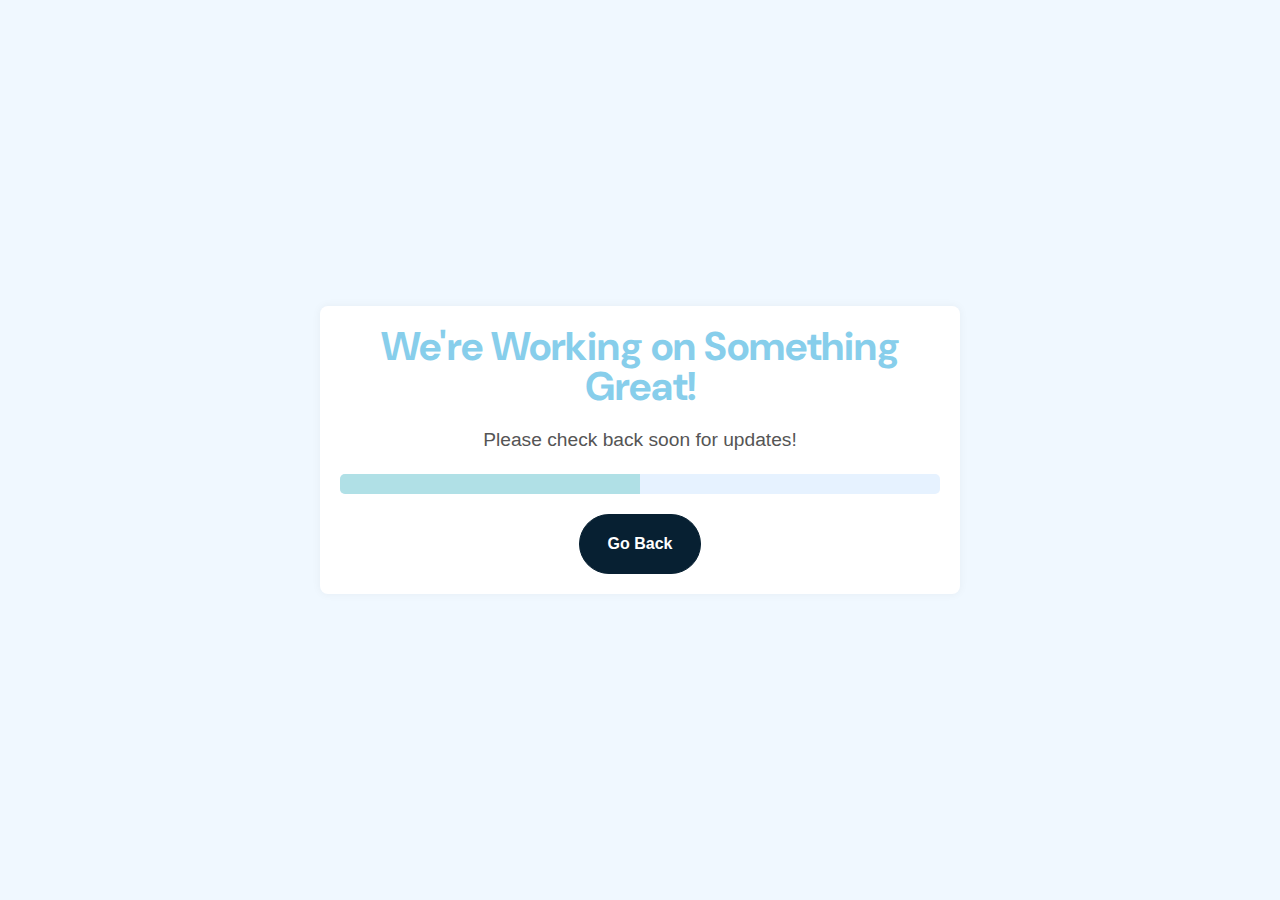
<file: maintainence.html>
<!DOCTYPE html>
<html lang="en">
<head>
    <meta charset="UTF-8">
    <meta name="viewport" content="width=device-width, initial-scale=1.0">
    <link rel="stylesheet" href="assets/css/master-online-meeting.css">
    <title>Site Under Construction</title>
    <style>
        body {
            margin: 0;
            padding: 0;
            font-family: Arial, sans-serif;
            background-color: #f0f8ff;
            display: flex;
            justify-content: center;
            align-items: center;
            height: 100vh;
            text-align: center;
            color: #333;
        }
        .container {
            max-width: 600px;
            padding: 20px;
            background-color: #ffffff;
            box-shadow: 0 0 10px rgba(0, 0, 0, 0.05);
            border-radius: 8px;
        }
        h1 {
            font-size: 2.5em;
            margin-bottom: 20px;
            color: #87CEEB;
        }
        p {
            font-size: 1.2em;
            margin-bottom: 20px;
            color: #555;
        }
        .progress-bar {
            width: 100%;
            background-color: #e6f2ff;
            border-radius: 5px;
            overflow: hidden;
            margin-top: 20px;
        }
        .progress-bar-fill {
            height: 20px;
            width: 50%;
            background-color: #b0e0e6;
            animation: progress 2s infinite;
        }
        @keyframes progress {
            0% { width: 0; }
            100% { width: 100%; }
        }
    </style>
</head>
<body>
    <div class="container">
        <h1>We're Working on Something Great!</h1>
        <p>Please check back soon for updates!</p>
        <div class="progress-bar">
            <div class="progress-bar-fill"></div>
        </div>
        <a href="/" class="wc-btn wc-btn-primary mt-20 primary-bg"> <span>Go Back</span></a>
    </div>
    
</body>
</html>
</file>
<file: assets/css/progressbar.css>
.sonny_progressbar {
	margin-bottom: 16px;
}
.sonny_progressbar p.title {
	font-size: 18px;
	line-height: 20px;
	margin: 0;
	padding: 10px 0;
}
.sonny_progressbar .bar-container {
	position: relative;
	height: 40px;
	border-radius: 25px;
}
.sonny_progressbar .bar-container.shadow {
	-moz-box-shadow: 0px 5px 7px -3px rgba(0,0,0,.5);
	-webkit-box-shadow: 0px 5px 7px -3px rgba(0,0,0,.5);
	box-shadow: 0px 5px 7px -3px rgba(0,0,0,.5);
}
.sonny_progressbar .backgroundBar {
	position: absolute;
	bottom: 0;
	top: 0;
	left: 0;
	right: 0;
}
.sonny_progressbar .bar {
	position: absolute;
	top: 0;
	left: 0;
	height: 100%;
	border-radius: 25px;
}
.sonny_progressbar .targetBar {
	position: absolute;
	top: 0;
	left: 0;
	height: 100%;
	-webkit-animation: Animation 2s infinite ease-in-out;
	-moz-animation: Animation 2s infinite ease-in-out;
	animation: Animation 2s infinite ease-in-out;
}
.sonny_progressbar .targetBar.loader {
	-webkit-animation: AnimationB 4s infinite ease-in-out;
	-moz-animation: AnimationB 4s infinite ease-in-out;
	animation: AnimationB 4s infinite ease-in-out;
	background-image: url('animated-overlay.gif');
}
.sonny_progressbar .bar-container.border .bar, .sonny_progressbar .bar-container.border .targetBar, .sonny_progressbar .bar-container.border .backgroundBar {
	border-bottom: 3px solid rgba(0,0,0,.2);
}
.sonny_progressbar .progress-percent {
	font-size: 20px;
	position: absolute;
	inset-inline-end: 15px;
	top:-24px;
}

@keyframes Animation {
  0%   { opacity:.4; }
  50%   { opacity:1; }
  100% { opacity:.4; }
}
@-moz-keyframes Animation{
  0%   { opacity:.4; }
  50%   { opacity:1; }
  100% { opacity:.4; }
}
@-webkit-keyframes Animation{
  0%   { opacity:.4; }
  50%   { opacity:1; }
  100% { opacity:.4; }
}
@keyframes AnimationB {
  0%   { opacity:.01; }
  50%   { opacity:.1; }
  100% { opacity:.01; }
}
@-moz-keyframes AnimationB {
  0%   { opacity:.01; }
  50%   { opacity:.1; }
  100% { opacity:.01; }
}
@-webkit-keyframes AnimationB {
  0%   { opacity:.01; }
  50%   { opacity:.1; }
  100% { opacity:.01; }
}
</file>
<file: assets/css/master-blog.css>
@import"https://fonts.googleapis.com/css2?family=DM+Sans:ital,opsz,wght@0,9..40,100..1000;1,9..40,100..1000&display=swap";@import"https://fonts.googleapis.com/css2?family=Instrument+Sans:ital,wght@0,400..700;1,400..700&display=swap";@import"https://fonts.googleapis.com/css2?family=PT+Serif:ital,wght@0,400;0,700;1,400;1,700&display=swap";@import"https://fonts.googleapis.com/css2?family=Plus+Jakarta+Sans:ital,wght@0,200..800;1,200..800&display=swap";@import"https://fonts.googleapis.com/css2?family=Onest:wght@100..900&display=swap";:root{--primary: #072032;--secondary: #5C6972;--border: #EBEDEF;--theme: #FF845D;--black: #072032;--black-2: #5C6972;--white: #fff;--white-2: #9BA0A3;--action: #FFCD4D}.pb-10{padding-bottom:10px}.pb-15{padding-bottom:15px}.pb-20{padding-bottom:20px}.pb-25{padding-bottom:25px}.pb-30{padding-bottom:30px}@media only screen and (max-width: 767px){.pb-30{padding-bottom:25px}}.pb-35{padding-bottom:35px}@media only screen and (max-width: 767px){.pb-35{padding-bottom:30px}}.pb-40{padding-bottom:40px}@media only screen and (max-width: 767px){.pb-40{padding-bottom:30px}}.pb-45{padding-bottom:45px}@media only screen and (max-width: 767px){.pb-45{padding-bottom:30px}}.pb-50{padding-bottom:50px}@media only screen and (max-width: 767px){.pb-50{padding-bottom:30px}}.pb-55{padding-bottom:55px}@media only screen and (max-width: 991px){.pb-55{padding-bottom:40px}}@media only screen and (max-width: 767px){.pb-55{padding-bottom:30px}}.pb-60{padding-bottom:60px}@media only screen and (max-width: 991px){.pb-60{padding-bottom:40px}}@media only screen and (max-width: 767px){.pb-60{padding-bottom:30px}}.pb-65{padding-bottom:65px}@media only screen and (max-width: 991px){.pb-65{padding-bottom:40px}}@media only screen and (max-width: 767px){.pb-65{padding-bottom:30px}}.pb-70{padding-bottom:70px}@media only screen and (max-width: 991px){.pb-70{padding-bottom:50px}}@media only screen and (max-width: 767px){.pb-70{padding-bottom:35px}}.pb-75{padding-bottom:75px}@media only screen and (max-width: 991px){.pb-75{padding-bottom:50px}}@media only screen and (max-width: 767px){.pb-75{padding-bottom:35px}}.pb-80{padding-bottom:80px}@media only screen and (max-width: 991px){.pb-80{padding-bottom:50px}}@media only screen and (max-width: 767px){.pb-80{padding-bottom:35px}}.pb-85{padding-bottom:85px}@media only screen and (max-width: 991px){.pb-85{padding-bottom:60px}}@media only screen and (max-width: 767px){.pb-85{padding-bottom:35px}}.pb-90{padding-bottom:90px}@media only screen and (max-width: 1199px){.pb-90{padding-bottom:70px}}@media only screen and (max-width: 991px){.pb-90{padding-bottom:60px}}@media only screen and (max-width: 767px){.pb-90{padding-bottom:40px}}.pb-95{padding-bottom:95px}@media only screen and (max-width: 1199px){.pb-95{padding-bottom:70px}}@media only screen and (max-width: 991px){.pb-95{padding-bottom:60px}}@media only screen and (max-width: 767px){.pb-95{padding-bottom:40px}}.pb-100{padding-bottom:100px}@media only screen and (max-width: 991px){.pb-100{padding-bottom:90px}}@media only screen and (max-width: 767px){.pb-100{padding-bottom:60px}}.pb-105{padding-bottom:105px}@media only screen and (max-width: 991px){.pb-105{padding-bottom:90px}}@media only screen and (max-width: 767px){.pb-105{padding-bottom:60px}}.pb-110{padding-bottom:110px}@media only screen and (max-width: 1399px){.pb-110{padding-bottom:120px}}@media only screen and (max-width: 1199px){.pb-110{padding-bottom:100px}}@media only screen and (max-width: 991px){.pb-110{padding-bottom:90px}}@media only screen and (max-width: 767px){.pb-110{padding-bottom:60px}}.pb-115{padding-bottom:115px}@media only screen and (max-width: 1399px){.pb-115{padding-bottom:120px}}@media only screen and (max-width: 1199px){.pb-115{padding-bottom:100px}}@media only screen and (max-width: 991px){.pb-115{padding-bottom:90px}}@media only screen and (max-width: 767px){.pb-115{padding-bottom:60px}}.pb-120{padding-bottom:120px}@media only screen and (max-width: 1399px){.pb-120{padding-bottom:120px}}@media only screen and (max-width: 1199px){.pb-120{padding-bottom:100px}}@media only screen and (max-width: 991px){.pb-120{padding-bottom:90px}}@media only screen and (max-width: 767px){.pb-120{padding-bottom:60px}}.pb-125{padding-bottom:125px}@media only screen and (max-width: 1399px){.pb-125{padding-bottom:120px}}@media only screen and (max-width: 1199px){.pb-125{padding-bottom:100px}}@media only screen and (max-width: 991px){.pb-125{padding-bottom:90px}}@media only screen and (max-width: 767px){.pb-125{padding-bottom:60px}}.pb-130{padding-bottom:130px}@media only screen and (max-width: 1399px){.pb-130{padding-bottom:120px}}@media only screen and (max-width: 1199px){.pb-130{padding-bottom:100px}}@media only screen and (max-width: 991px){.pb-130{padding-bottom:90px}}@media only screen and (max-width: 767px){.pb-130{padding-bottom:60px}}.pb-135{padding-bottom:135px}@media only screen and (max-width: 1399px){.pb-135{padding-bottom:120px}}@media only screen and (max-width: 1199px){.pb-135{padding-bottom:100px}}@media only screen and (max-width: 991px){.pb-135{padding-bottom:90px}}@media only screen and (max-width: 767px){.pb-135{padding-bottom:60px}}.pb-140{padding-bottom:140px}@media only screen and (max-width: 1399px){.pb-140{padding-bottom:120px}}@media only screen and (max-width: 1199px){.pb-140{padding-bottom:100px}}@media only screen and (max-width: 991px){.pb-140{padding-bottom:90px}}@media only screen and (max-width: 767px){.pb-140{padding-bottom:60px}}.pb-145{padding-bottom:145px}@media only screen and (max-width: 1399px){.pb-145{padding-bottom:120px}}@media only screen and (max-width: 1199px){.pb-145{padding-bottom:100px}}@media only screen and (max-width: 991px){.pb-145{padding-bottom:90px}}@media only screen and (max-width: 767px){.pb-145{padding-bottom:60px}}.pb-150{padding-bottom:150px}@media only screen and (max-width: 1399px){.pb-150{padding-bottom:120px}}@media only screen and (max-width: 1199px){.pb-150{padding-bottom:100px}}@media only screen and (max-width: 991px){.pb-150{padding-bottom:90px}}@media only screen and (max-width: 767px){.pb-150{padding-bottom:60px}}.pb-160{padding-bottom:160px}@media only screen and (max-width: 1399px){.pb-160{padding-bottom:120px}}@media only screen and (max-width: 1199px){.pb-160{padding-bottom:100px}}@media only screen and (max-width: 991px){.pb-160{padding-bottom:90px}}@media only screen and (max-width: 767px){.pb-160{padding-bottom:60px}}.pb-170{padding-bottom:170px}@media only screen and (max-width: 1399px){.pb-170{padding-bottom:120px}}@media only screen and (max-width: 1199px){.pb-170{padding-bottom:100px}}@media only screen and (max-width: 991px){.pb-170{padding-bottom:90px}}@media only screen and (max-width: 767px){.pb-170{padding-bottom:60px}}.pb-180{padding-bottom:180px}@media only screen and (max-width: 1399px){.pb-180{padding-bottom:120px}}@media only screen and (max-width: 1199px){.pb-180{padding-bottom:100px}}@media only screen and (max-width: 991px){.pb-180{padding-bottom:90px}}@media only screen and (max-width: 767px){.pb-180{padding-bottom:60px}}.pb-190{padding-bottom:190px}@media only screen and (max-width: 1199px){.pb-190{padding-bottom:150px}}@media only screen and (max-width: 991px){.pb-190{padding-bottom:120px}}@media only screen and (max-width: 767px){.pb-190{padding-bottom:100px}}.pb-200{padding-bottom:200px}@media only screen and (max-width: 1199px){.pb-200{padding-bottom:150px}}@media only screen and (max-width: 991px){.pb-200{padding-bottom:120px}}@media only screen and (max-width: 767px){.pb-200{padding-bottom:100px}}.pt-10{padding-top:10px}.pt-15{padding-top:15px}.pt-20{padding-top:20px}.pt-25{padding-top:25px}.pt-30{padding-top:30px}@media only screen and (max-width: 767px){.pt-30{padding-top:25px}}.pt-35{padding-top:35px}@media only screen and (max-width: 767px){.pt-35{padding-top:30px}}.pt-40{padding-top:40px}@media only screen and (max-width: 767px){.pt-40{padding-top:30px}}.pt-45{padding-top:45px}@media only screen and (max-width: 767px){.pt-45{padding-top:30px}}.pt-50{padding-top:50px}@media only screen and (max-width: 767px){.pt-50{padding-top:30px}}.pt-55{padding-top:55px}@media only screen and (max-width: 991px){.pt-55{padding-top:40px}}@media only screen and (max-width: 767px){.pt-55{padding-top:30px}}.pt-60{padding-top:60px}@media only screen and (max-width: 991px){.pt-60{padding-top:40px}}@media only screen and (max-width: 767px){.pt-60{padding-top:30px}}.ptf-60{padding-top:60px}.pt-65{padding-top:65px}@media only screen and (max-width: 991px){.pt-65{padding-top:40px}}@media only screen and (max-width: 767px){.pt-65{padding-top:30px}}.pt-70{padding-top:70px}@media only screen and (max-width: 991px){.pt-70{padding-top:50px}}@media only screen and (max-width: 767px){.pt-70{padding-top:35px}}.pt-75{padding-top:75px}@media only screen and (max-width: 991px){.pt-75{padding-top:50px}}@media only screen and (max-width: 767px){.pt-75{padding-top:35px}}.pt-80{padding-top:80px}@media only screen and (max-width: 991px){.pt-80{padding-top:50px}}@media only screen and (max-width: 767px){.pt-80{padding-top:35px}}.pt-85{padding-top:85px}@media only screen and (max-width: 991px){.pt-85{padding-top:60px}}@media only screen and (max-width: 767px){.pt-85{padding-top:35px}}.pt-90{padding-top:90px}@media only screen and (max-width: 1199px){.pt-90{padding-top:70px}}@media only screen and (max-width: 991px){.pt-90{padding-top:60px}}@media only screen and (max-width: 767px){.pt-90{padding-top:40px}}.pt-95{padding-top:95px}@media only screen and (max-width: 1199px){.pt-95{padding-top:70px}}@media only screen and (max-width: 991px){.pt-95{padding-top:60px}}@media only screen and (max-width: 767px){.pt-95{padding-top:40px}}.pt-100{padding-top:100px}@media only screen and (max-width: 991px){.pt-100{padding-top:90px}}@media only screen and (max-width: 767px){.pt-100{padding-top:60px}}.pt-105{padding-top:105px}@media only screen and (max-width: 991px){.pt-105{padding-top:90px}}@media only screen and (max-width: 767px){.pt-105{padding-top:60px}}.pt-110{padding-top:110px}@media only screen and (max-width: 1399px){.pt-110{padding-top:120px}}@media only screen and (max-width: 1199px){.pt-110{padding-top:100px}}@media only screen and (max-width: 991px){.pt-110{padding-top:90px}}@media only screen and (max-width: 767px){.pt-110{padding-top:60px}}.pt-115{padding-top:115px}@media only screen and (max-width: 1399px){.pt-115{padding-top:120px}}@media only screen and (max-width: 1199px){.pt-115{padding-top:100px}}@media only screen and (max-width: 991px){.pt-115{padding-top:90px}}@media only screen and (max-width: 767px){.pt-115{padding-top:60px}}.pt-120{padding-top:120px}@media only screen and (max-width: 1399px){.pt-120{padding-top:120px}}@media only screen and (max-width: 1199px){.pt-120{padding-top:100px}}@media only screen and (max-width: 991px){.pt-120{padding-top:90px}}@media only screen and (max-width: 767px){.pt-120{padding-top:60px}}.pt-125{padding-top:125px}@media only screen and (max-width: 1399px){.pt-125{padding-top:120px}}@media only screen and (max-width: 1199px){.pt-125{padding-top:100px}}@media only screen and (max-width: 991px){.pt-125{padding-top:90px}}@media only screen and (max-width: 767px){.pt-125{padding-top:60px}}.pt-130{padding-top:130px}@media only screen and (max-width: 1399px){.pt-130{padding-top:120px}}@media only screen and (max-width: 1199px){.pt-130{padding-top:100px}}@media only screen and (max-width: 991px){.pt-130{padding-top:90px}}@media only screen and (max-width: 767px){.pt-130{padding-top:60px}}.pt-135{padding-top:135px}@media only screen and (max-width: 1399px){.pt-135{padding-top:120px}}@media only screen and (max-width: 1199px){.pt-135{padding-top:100px}}@media only screen and (max-width: 991px){.pt-135{padding-top:90px}}@media only screen and (max-width: 767px){.pt-135{padding-top:60px}}.pt-140{padding-top:140px}@media only screen and (max-width: 1399px){.pt-140{padding-top:120px}}@media only screen and (max-width: 1199px){.pt-140{padding-top:100px}}@media only screen and (max-width: 991px){.pt-140{padding-top:90px}}@media only screen and (max-width: 767px){.pt-140{padding-top:60px}}.pt-145{padding-top:145px}@media only screen and (max-width: 1399px){.pt-145{padding-top:120px}}@media only screen and (max-width: 1199px){.pt-145{padding-top:100px}}@media only screen and (max-width: 991px){.pt-145{padding-top:90px}}@media only screen and (max-width: 767px){.pt-145{padding-top:60px}}.pt-150{padding-top:150px}@media only screen and (max-width: 1399px){.pt-150{padding-top:120px}}@media only screen and (max-width: 1199px){.pt-150{padding-top:100px}}@media only screen and (max-width: 991px){.pt-150{padding-top:90px}}@media only screen and (max-width: 767px){.pt-150{padding-top:60px}}.pt-160{padding-top:160px}@media only screen and (max-width: 1399px){.pt-160{padding-top:120px}}@media only screen and (max-width: 1199px){.pt-160{padding-top:100px}}@media only screen and (max-width: 991px){.pt-160{padding-top:90px}}@media only screen and (max-width: 767px){.pt-160{padding-top:60px}}.pt-170{padding-top:170px}@media only screen and (max-width: 1399px){.pt-170{padding-top:120px}}@media only screen and (max-width: 1199px){.pt-170{padding-top:100px}}@media only screen and (max-width: 991px){.pt-170{padding-top:90px}}@media only screen and (max-width: 767px){.pt-170{padding-top:60px}}.pt-180{padding-top:180px}@media only screen and (max-width: 1399px){.pt-180{padding-top:120px}}@media only screen and (max-width: 1199px){.pt-180{padding-top:100px}}@media only screen and (max-width: 991px){.pt-180{padding-top:90px}}@media only screen and (max-width: 767px){.pt-180{padding-top:60px}}.pt-190{padding-top:190px}@media only screen and (max-width: 1199px){.pt-190{padding-top:150px}}@media only screen and (max-width: 991px){.pt-190{padding-top:120px}}@media only screen and (max-width: 767px){.pt-190{padding-top:100px}}.pt-200{padding-top:200px}@media only screen and (max-width: 1199px){.pt-200{padding-top:150px}}@media only screen and (max-width: 991px){.pt-200{padding-top:120px}}@media only screen and (max-width: 767px){.pt-200{padding-top:100px}}.pt-210{padding-top:210px}@media only screen and (max-width: 1919px){.pt-210{padding-top:170px}}@media only screen and (max-width: 1199px){.pt-210{padding-top:160px}}@media only screen and (max-width: 991px){.pt-210{padding-top:150px}}@media only screen and (max-width: 767px){.pt-210{padding-top:130px}}.pt-230{padding-top:230px}@media only screen and (max-width: 1919px){.pt-230{padding-top:190px}}@media only screen and (max-width: 1199px){.pt-230{padding-top:180px}}@media only screen and (max-width: 991px){.pt-230{padding-top:170px}}@media only screen and (max-width: 767px){.pt-230{padding-top:150px}}.pt-250{padding-top:250px}@media only screen and (max-width: 1919px){.pt-250{padding-top:200px}}@media only screen and (max-width: 1199px){.pt-250{padding-top:200px}}@media only screen and (max-width: 1199px){.pt-250{padding-top:190px}}@media only screen and (max-width: 767px){.pt-250{padding-top:160px}}.pl-5{padding-inline-start:5px}@media only screen and (max-width: 767px){.pl-5{padding-inline-start:0}}.pl-10{padding-inline-start:10px}@media only screen and (max-width: 767px){.pl-10{padding-inline-start:0}}.pl-15{padding-inline-start:15px}@media only screen and (max-width: 767px){.pl-15{padding-inline-start:0}}.pl-20{padding-inline-start:20px}@media only screen and (max-width: 991px){.pl-20{padding-inline-start:10px}}@media only screen and (max-width: 767px){.pl-20{padding-inline-start:0}}.pl-25{padding-inline-start:25px}@media only screen and (max-width: 1199px){.pl-25{padding-inline-start:20px}}@media only screen and (max-width: 991px){.pl-25{padding-inline-start:10px}}@media only screen and (max-width: 767px){.pl-25{padding-inline-start:0}}.pl-30{padding-inline-start:30px}@media only screen and (max-width: 1199px){.pl-30{padding-inline-start:20px}}@media only screen and (max-width: 991px){.pl-30{padding-inline-start:10px}}@media only screen and (max-width: 767px){.pl-30{padding-inline-start:0}}.pl-35{padding-inline-start:35px}@media only screen and (max-width: 1399px){.pl-35{padding-inline-start:30px}}@media only screen and (max-width: 1199px){.pl-35{padding-inline-start:20px}}@media only screen and (max-width: 991px){.pl-35{padding-inline-start:10px}}@media only screen and (max-width: 767px){.pl-35{padding-inline-start:0}}.pl-40{padding-inline-start:40px}@media only screen and (max-width: 1399px){.pl-40{padding-inline-start:30px}}@media only screen and (max-width: 1199px){.pl-40{padding-inline-start:20px}}@media only screen and (max-width: 991px){.pl-40{padding-inline-start:10px}}@media only screen and (max-width: 767px){.pl-40{padding-inline-start:0}}.pl-45{padding-inline-start:45px}@media only screen and (max-width: 1919px){.pl-45{padding-inline-start:40px}}@media only screen and (max-width: 1399px){.pl-45{padding-inline-start:30px}}@media only screen and (max-width: 1199px){.pl-45{padding-inline-start:20px}}@media only screen and (max-width: 991px){.pl-45{padding-inline-start:10px}}@media only screen and (max-width: 767px){.pl-45{padding-inline-start:0}}.pl-50{padding-inline-start:50px}@media only screen and (max-width: 1919px){.pl-50{padding-inline-start:40px}}@media only screen and (max-width: 1399px){.pl-50{padding-inline-start:30px}}@media only screen and (max-width: 1199px){.pl-50{padding-inline-start:20px}}@media only screen and (max-width: 991px){.pl-50{padding-inline-start:10px}}@media only screen and (max-width: 767px){.pl-50{padding-inline-start:0}}.pl-55{padding-inline-start:55px}@media only screen and (max-width: 1919px){.pl-55{padding-inline-start:40px}}@media only screen and (max-width: 1399px){.pl-55{padding-inline-start:30px}}@media only screen and (max-width: 1199px){.pl-55{padding-inline-start:20px}}@media only screen and (max-width: 991px){.pl-55{padding-inline-start:10px}}@media only screen and (max-width: 767px){.pl-55{padding-inline-start:0}}.pl-60{padding-inline-start:60px}@media only screen and (max-width: 1919px){.pl-60{padding-inline-start:40px}}@media only screen and (max-width: 1399px){.pl-60{padding-inline-start:30px}}@media only screen and (max-width: 1199px){.pl-60{padding-inline-start:20px}}@media only screen and (max-width: 991px){.pl-60{padding-inline-start:10px}}@media only screen and (max-width: 767px){.pl-60{padding-inline-start:0}}.pl-65{padding-inline-start:65px}@media only screen and (max-width: 1919px){.pl-65{padding-inline-start:40px}}@media only screen and (max-width: 1399px){.pl-65{padding-inline-start:30px}}@media only screen and (max-width: 1199px){.pl-65{padding-inline-start:20px}}@media only screen and (max-width: 991px){.pl-65{padding-inline-start:10px}}@media only screen and (max-width: 767px){.pl-65{padding-inline-start:0}}.pl-70{padding-inline-start:70px}@media only screen and (max-width: 1919px){.pl-70{padding-inline-start:50px}}@media only screen and (max-width: 1399px){.pl-70{padding-inline-start:30px}}@media only screen and (max-width: 1199px){.pl-70{padding-inline-start:20px}}@media only screen and (max-width: 991px){.pl-70{padding-inline-start:10px}}@media only screen and (max-width: 767px){.pl-70{padding-inline-start:0}}.pl-75{padding-inline-start:75px}@media only screen and (max-width: 1919px){.pl-75{padding-inline-start:50px}}@media only screen and (max-width: 1399px){.pl-75{padding-inline-start:30px}}@media only screen and (max-width: 1199px){.pl-75{padding-inline-start:20px}}@media only screen and (max-width: 991px){.pl-75{padding-inline-start:10px}}@media only screen and (max-width: 767px){.pl-75{padding-inline-start:0}}.pl-80{padding-inline-start:80px}@media only screen and (max-width: 1919px){.pl-80{padding-inline-start:50px}}@media only screen and (max-width: 1399px){.pl-80{padding-inline-start:30px}}@media only screen and (max-width: 1199px){.pl-80{padding-inline-start:20px}}@media only screen and (max-width: 991px){.pl-80{padding-inline-start:10px}}@media only screen and (max-width: 767px){.pl-80{padding-inline-start:0}}.pl-85{padding-inline-start:85px}@media only screen and (max-width: 1919px){.pl-85{padding-inline-start:50px}}@media only screen and (max-width: 1399px){.pl-85{padding-inline-start:30px}}@media only screen and (max-width: 1199px){.pl-85{padding-inline-start:20px}}@media only screen and (max-width: 991px){.pl-85{padding-inline-start:10px}}@media only screen and (max-width: 767px){.pl-85{padding-inline-start:0}}.pl-90{padding-inline-start:90px}@media only screen and (max-width: 1919px){.pl-90{padding-inline-start:50px}}@media only screen and (max-width: 1399px){.pl-90{padding-inline-start:30px}}@media only screen and (max-width: 1199px){.pl-90{padding-inline-start:20px}}@media only screen and (max-width: 991px){.pl-90{padding-inline-start:10px}}@media only screen and (max-width: 767px){.pl-90{padding-inline-start:0}}.pl-100{padding-inline-start:100px}@media only screen and (max-width: 1919px){.pl-100{padding-inline-start:50px}}@media only screen and (max-width: 1399px){.pl-100{padding-inline-start:30px}}@media only screen and (max-width: 1199px){.pl-100{padding-inline-start:20px}}@media only screen and (max-width: 991px){.pl-100{padding-inline-start:10px}}@media only screen and (max-width: 767px){.pl-100{padding-inline-start:0}}.plr-50{padding-inline-start:50px;padding-inline-end:50px}@media only screen and (max-width: 991px){.plr-50{padding-inline-start:30px;padding-inline-end:30px}}@media only screen and (max-width: 767px){.plr-50{padding-inline-start:15px;padding-inline-end:15px}}.plr-100{padding-inline-start:100px;padding-inline-end:100px}@media only screen and (min-width: 1600px){.box-layout .plr-100{padding-inline-start:30px;padding-inline-end:30px}}@media only screen and (max-width: 1919px){.plr-100{padding-inline-start:30px;padding-inline-end:30px}}@media only screen and (max-width: 767px){.plr-100{padding-inline-start:15px;padding-inline-end:15px}}.plr-150{padding-inline-start:150px;padding-inline-end:150px}@media only screen and (min-width: 1600px){.box-layout .plr-150{padding-inline-start:30px;padding-inline-end:30px}}@media only screen and (max-width: 1919px){.plr-150{padding-inline-start:30px;padding-inline-end:30px}}@media only screen and (max-width: 767px){.plr-150{padding-inline-start:15px;padding-inline-end:15px}}.plr-200{padding-inline-start:200px;padding-inline-end:200px}@media only screen and (min-width: 1600px){.box-layout .plr-200{padding-inline-start:50px;padding-inline-end:50px}}@media only screen and (max-width: 1919px){.plr-200{padding-inline-start:50px;padding-inline-end:50px}}@media only screen and (max-width: 1199px){.plr-200{padding-inline-start:30px;padding-inline-end:30px}}@media only screen and (max-width: 767px){.plr-200{padding-inline-start:15px;padding-inline-end:15px}}.plr-250{padding-inline-start:250px;padding-inline-end:250px}@media only screen and (min-width: 1600px){.box-layout .plr-250{padding-inline-start:50px;padding-inline-end:50px}}@media only screen and (max-width: 1919px){.plr-250{padding-inline-start:50px;padding-inline-end:50px}}@media only screen and (max-width: 1199px){.plr-250{padding-inline-start:30px;padding-inline-end:30px}}@media only screen and (max-width: 767px){.plr-250{padding-inline-start:15px;padding-inline-end:15px}}.mt-10{margin-top:10px}.mt-15{margin-top:15px}.mt-20{margin-top:20px}.mt-25{margin-top:25px}.mt-30{margin-top:30px}@media only screen and (max-width: 767px){.mt-30{margin-top:25px}}.mt-35{margin-top:35px}@media only screen and (max-width: 767px){.mt-35{margin-top:30px}}.mt-40{margin-top:40px}@media only screen and (max-width: 767px){.mt-40{margin-top:30px}}.mt-45{margin-top:45px}@media only screen and (max-width: 767px){.mt-45{margin-top:30px}}.mt-50{margin-top:50px}@media only screen and (max-width: 767px){.mt-50{margin-top:30px}}.mt-55{margin-top:55px}@media only screen and (max-width: 991px){.mt-55{margin-top:40px}}@media only screen and (max-width: 767px){.mt-55{margin-top:30px}}.mt-60{margin-top:60px}@media only screen and (max-width: 991px){.mt-60{margin-top:40px}}@media only screen and (max-width: 767px){.mt-60{margin-top:30px}}.mt-65{margin-top:65px}@media only screen and (max-width: 991px){.mt-65{margin-top:40px}}@media only screen and (max-width: 767px){.mt-65{margin-top:30px}}.mt-70{margin-top:70px}@media only screen and (max-width: 991px){.mt-70{margin-top:50px}}@media only screen and (max-width: 767px){.mt-70{margin-top:35px}}.mt-75{margin-top:75px}@media only screen and (max-width: 991px){.mt-75{margin-top:50px}}@media only screen and (max-width: 767px){.mt-75{margin-top:35px}}.mt-80{margin-top:80px}@media only screen and (max-width: 991px){.mt-80{margin-top:50px}}@media only screen and (max-width: 767px){.mt-80{margin-top:35px}}.mt-85{margin-top:85px}@media only screen and (max-width: 991px){.mt-85{margin-top:60px}}@media only screen and (max-width: 767px){.mt-85{margin-top:35px}}.mt-90{margin-top:90px}@media only screen and (max-width: 1199px){.mt-90{margin-top:70px}}@media only screen and (max-width: 991px){.mt-90{margin-top:60px}}@media only screen and (max-width: 767px){.mt-90{margin-top:40px}}.mt-95{margin-top:95px}@media only screen and (max-width: 1199px){.mt-95{margin-top:70px}}@media only screen and (max-width: 991px){.mt-95{margin-top:60px}}@media only screen and (max-width: 767px){.mt-95{margin-top:40px}}.mt-100{margin-top:100px}@media only screen and (max-width: 991px){.mt-100{margin-top:90px}}@media only screen and (max-width: 767px){.mt-100{margin-top:60px}}.mt-105{margin-top:105px}@media only screen and (max-width: 991px){.mt-105{margin-top:90px}}@media only screen and (max-width: 767px){.mt-105{margin-top:60px}}.mt-110{margin-top:110px}@media only screen and (max-width: 1199px){.mt-110{margin-top:100px}}@media only screen and (max-width: 991px){.mt-110{margin-top:90px}}@media only screen and (max-width: 767px){.mt-110{margin-top:60px}}.mt-115{margin-top:115px}@media only screen and (max-width: 1199px){.mt-115{margin-top:100px}}@media only screen and (max-width: 991px){.mt-115{margin-top:90px}}@media only screen and (max-width: 767px){.mt-115{margin-top:60px}}.mt-120{margin-top:120px}@media only screen and (max-width: 1199px){.mt-120{margin-top:100px}}@media only screen and (max-width: 991px){.mt-120{margin-top:90px}}@media only screen and (max-width: 767px){.mt-120{margin-top:60px}}.mt-125{margin-top:125px}@media only screen and (max-width: 1199px){.mt-125{margin-top:100px}}@media only screen and (max-width: 991px){.mt-125{margin-top:90px}}@media only screen and (max-width: 767px){.mt-125{margin-top:60px}}.mt-130{margin-top:130px}@media only screen and (max-width: 1199px){.mt-130{margin-top:100px}}@media only screen and (max-width: 991px){.mt-130{margin-top:90px}}@media only screen and (max-width: 767px){.mt-130{margin-top:60px}}.mt-135{margin-top:135px}@media only screen and (max-width: 1199px){.mt-135{margin-top:100px}}@media only screen and (max-width: 991px){.mt-135{margin-top:90px}}@media only screen and (max-width: 767px){.mt-135{margin-top:60px}}.mt-140{margin-top:140px}@media only screen and (max-width: 1199px){.mt-140{margin-top:100px}}@media only screen and (max-width: 991px){.mt-140{margin-top:90px}}@media only screen and (max-width: 767px){.mt-140{margin-top:60px}}.mt-145{margin-top:145px}@media only screen and (max-width: 1199px){.mt-145{margin-top:100px}}@media only screen and (max-width: 991px){.mt-145{margin-top:90px}}@media only screen and (max-width: 767px){.mt-145{margin-top:60px}}.mt-150{margin-top:150px}@media only screen and (max-width: 1199px){.mt-150{margin-top:100px}}@media only screen and (max-width: 991px){.mt-150{margin-top:90px}}@media only screen and (max-width: 767px){.mt-150{margin-top:60px}}.mt-160{margin-top:160px}@media only screen and (max-width: 1199px){.mt-160{margin-top:100px}}@media only screen and (max-width: 991px){.mt-160{margin-top:90px}}@media only screen and (max-width: 767px){.mt-160{margin-top:60px}}.mt-170{margin-top:170px}@media only screen and (max-width: 1199px){.mt-170{margin-top:100px}}@media only screen and (max-width: 991px){.mt-170{margin-top:90px}}@media only screen and (max-width: 767px){.mt-170{margin-top:60px}}.mt-180{margin-top:180px}@media only screen and (max-width: 1199px){.mt-180{margin-top:100px}}@media only screen and (max-width: 991px){.mt-180{margin-top:90px}}@media only screen and (max-width: 767px){.mt-180{margin-top:60px}}.mt-190{margin-top:190px}@media only screen and (max-width: 1199px){.mt-190{margin-top:150px}}@media only screen and (max-width: 991px){.mt-190{margin-top:120px}}@media only screen and (max-width: 767px){.mt-190{margin-top:100px}}.mt-200{margin-top:200px}@media only screen and (max-width: 1199px){.mt-200{margin-top:150px}}@media only screen and (max-width: 991px){.mt-200{margin-top:120px}}@media only screen and (max-width: 767px){.mt-200{margin-top:100px}}.mlr-200{margin-left:200px !important;margin-right:200px !important}.mb-10{margin-bottom:10px}.mb-15{margin-bottom:15px}.mb-20{margin-bottom:20px}.mb-25{margin-bottom:25px}.mb-30{margin-bottom:30px}@media only screen and (max-width: 767px){.mb-30{margin-bottom:25px}}.mb-35{margin-bottom:35px}@media only screen and (max-width: 767px){.mb-35{margin-bottom:30px}}.mb-40{margin-bottom:40px}@media only screen and (max-width: 767px){.mb-40{margin-bottom:30px}}.mb-45{margin-bottom:45px}@media only screen and (max-width: 767px){.mb-45{margin-bottom:30px}}.mb-50{margin-bottom:50px}@media only screen and (max-width: 767px){.mb-50{margin-bottom:30px}}.mb-55{margin-bottom:55px}@media only screen and (max-width: 991px){.mb-55{margin-bottom:40px}}@media only screen and (max-width: 767px){.mb-55{margin-bottom:30px}}.mb-60{margin-bottom:60px}@media only screen and (max-width: 991px){.mb-60{margin-bottom:40px}}@media only screen and (max-width: 767px){.mb-60{margin-bottom:30px}}.mb-65{margin-bottom:65px}@media only screen and (max-width: 991px){.mb-65{margin-bottom:40px}}@media only screen and (max-width: 767px){.mb-65{margin-bottom:30px}}.mb-70{margin-bottom:70px}@media only screen and (max-width: 991px){.mb-70{margin-bottom:50px}}@media only screen and (max-width: 767px){.mb-70{margin-bottom:35px}}.mb-75{margin-bottom:75px}@media only screen and (max-width: 991px){.mb-75{margin-bottom:50px}}@media only screen and (max-width: 767px){.mb-75{margin-bottom:35px}}.mb-80{margin-bottom:80px}@media only screen and (max-width: 991px){.mb-80{margin-bottom:50px}}@media only screen and (max-width: 767px){.mb-80{margin-bottom:35px}}.mb-85{margin-bottom:85px}@media only screen and (max-width: 991px){.mb-85{margin-bottom:60px}}@media only screen and (max-width: 767px){.mb-85{margin-bottom:35px}}.mb-90{margin-bottom:90px}@media only screen and (max-width: 1199px){.mb-90{margin-bottom:70px}}@media only screen and (max-width: 991px){.mb-90{margin-bottom:60px}}@media only screen and (max-width: 767px){.mb-90{margin-bottom:40px}}.mb-95{margin-bottom:95px}@media only screen and (max-width: 1199px){.mb-95{margin-bottom:70px}}@media only screen and (max-width: 991px){.mb-95{margin-bottom:60px}}@media only screen and (max-width: 767px){.mb-95{margin-bottom:40px}}.mb-100{margin-bottom:100px}@media only screen and (max-width: 991px){.mb-100{margin-bottom:90px}}@media only screen and (max-width: 767px){.mb-100{margin-bottom:60px}}.mb-105{margin-bottom:105px}@media only screen and (max-width: 991px){.mb-105{margin-bottom:90px}}@media only screen and (max-width: 767px){.mb-105{margin-bottom:60px}}.mb-110{margin-bottom:110px}@media only screen and (max-width: 1199px){.mb-110{margin-bottom:100px}}@media only screen and (max-width: 991px){.mb-110{margin-bottom:90px}}@media only screen and (max-width: 767px){.mb-110{margin-bottom:60px}}.mb-115{margin-bottom:115px}@media only screen and (max-width: 1199px){.mb-115{margin-bottom:100px}}@media only screen and (max-width: 991px){.mb-115{margin-bottom:90px}}@media only screen and (max-width: 767px){.mb-115{margin-bottom:60px}}.mb-120{margin-bottom:120px}@media only screen and (max-width: 1199px){.mb-120{margin-bottom:100px}}@media only screen and (max-width: 991px){.mb-120{margin-bottom:90px}}@media only screen and (max-width: 767px){.mb-120{margin-bottom:60px}}.mb-125{margin-bottom:125px}@media only screen and (max-width: 1199px){.mb-125{margin-bottom:100px}}@media only screen and (max-width: 991px){.mb-125{margin-bottom:90px}}@media only screen and (max-width: 767px){.mb-125{margin-bottom:60px}}.mb-130{margin-bottom:130px}@media only screen and (max-width: 1199px){.mb-130{margin-bottom:100px}}@media only screen and (max-width: 991px){.mb-130{margin-bottom:90px}}@media only screen and (max-width: 767px){.mb-130{margin-bottom:60px}}.mb-135{margin-bottom:135px}@media only screen and (max-width: 1199px){.mb-135{margin-bottom:100px}}@media only screen and (max-width: 991px){.mb-135{margin-bottom:90px}}@media only screen and (max-width: 767px){.mb-135{margin-bottom:60px}}.mb-140{margin-bottom:140px}@media only screen and (max-width: 1199px){.mb-140{margin-bottom:100px}}@media only screen and (max-width: 991px){.mb-140{margin-bottom:90px}}@media only screen and (max-width: 767px){.mb-140{margin-bottom:60px}}.mb-145{margin-bottom:145px}@media only screen and (max-width: 1199px){.mb-145{margin-bottom:100px}}@media only screen and (max-width: 991px){.mb-145{margin-bottom:90px}}@media only screen and (max-width: 767px){.mb-145{margin-bottom:60px}}.mb-150{margin-bottom:150px}@media only screen and (max-width: 1199px){.mb-150{margin-bottom:100px}}@media only screen and (max-width: 991px){.mb-150{margin-bottom:90px}}@media only screen and (max-width: 767px){.mb-150{margin-bottom:60px}}.mb-160{margin-bottom:160px}@media only screen and (max-width: 1199px){.mb-160{margin-bottom:100px}}@media only screen and (max-width: 991px){.mb-160{margin-bottom:90px}}@media only screen and (max-width: 767px){.mb-160{margin-bottom:60px}}.mb-170{margin-bottom:170px}@media only screen and (max-width: 1199px){.mb-170{margin-bottom:100px}}@media only screen and (max-width: 991px){.mb-170{margin-bottom:90px}}@media only screen and (max-width: 767px){.mb-170{margin-bottom:60px}}.mb-180{margin-bottom:180px}@media only screen and (max-width: 1199px){.mb-180{margin-bottom:100px}}@media only screen and (max-width: 991px){.mb-180{margin-bottom:90px}}@media only screen and (max-width: 767px){.mb-180{margin-bottom:60px}}.mb-190{margin-bottom:190px}@media only screen and (max-width: 1199px){.mb-190{margin-bottom:150px}}@media only screen and (max-width: 991px){.mb-190{margin-bottom:120px}}@media only screen and (max-width: 767px){.mb-190{margin-bottom:100px}}.mb-200{margin-bottom:200px}@media only screen and (max-width: 1199px){.mb-200{margin-bottom:150px}}@media only screen and (max-width: 991px){.mb-200{margin-bottom:120px}}@media only screen and (max-width: 767px){.mb-200{margin-bottom:100px}}.ml-5{margin-left:5px}@media only screen and (max-width: 767px){.ml-5{margin-left:0}}.ml-10{margin-left:10px}@media only screen and (max-width: 767px){.ml-10{margin-left:0}}.ml-15{margin-left:15px}@media only screen and (max-width: 767px){.ml-15{margin-left:0}}.ml-20{margin-left:20px}@media only screen and (max-width: 991px){.ml-20{margin-left:10px}}@media only screen and (max-width: 767px){.ml-20{margin-left:0}}.ml-25{margin-left:25px}@media only screen and (max-width: 1199px){.ml-25{margin-left:20px}}@media only screen and (max-width: 991px){.ml-25{margin-left:10px}}@media only screen and (max-width: 767px){.ml-25{margin-left:0}}.ml-30{margin-left:30px}@media only screen and (max-width: 1199px){.ml-30{margin-left:20px}}@media only screen and (max-width: 991px){.ml-30{margin-left:10px}}@media only screen and (max-width: 767px){.ml-30{margin-left:0}}.ml-35{margin-left:35px}@media only screen and (max-width: 1399px){.ml-35{margin-left:30px}}@media only screen and (max-width: 1199px){.ml-35{margin-left:20px}}@media only screen and (max-width: 991px){.ml-35{margin-left:10px}}@media only screen and (max-width: 767px){.ml-35{margin-left:0}}.ml-40{margin-left:40px}@media only screen and (max-width: 1399px){.ml-40{margin-left:30px}}@media only screen and (max-width: 1199px){.ml-40{margin-left:20px}}@media only screen and (max-width: 991px){.ml-40{margin-left:10px}}@media only screen and (max-width: 767px){.ml-40{margin-left:0}}.ml-45{margin-left:45px}@media only screen and (max-width: 1919px){.ml-45{margin-left:40px}}@media only screen and (max-width: 1399px){.ml-45{margin-left:30px}}@media only screen and (max-width: 1199px){.ml-45{margin-left:20px}}@media only screen and (max-width: 991px){.ml-45{margin-left:10px}}@media only screen and (max-width: 767px){.ml-45{margin-left:0}}.ml-50{margin-left:50px}@media only screen and (max-width: 1919px){.ml-50{margin-left:40px}}@media only screen and (max-width: 1399px){.ml-50{margin-left:30px}}@media only screen and (max-width: 1199px){.ml-50{margin-left:20px}}@media only screen and (max-width: 991px){.ml-50{margin-left:10px}}@media only screen and (max-width: 767px){.ml-50{margin-left:0}}.ml-55{margin-left:55px}@media only screen and (max-width: 1919px){.ml-55{margin-left:40px}}@media only screen and (max-width: 1399px){.ml-55{margin-left:30px}}@media only screen and (max-width: 1199px){.ml-55{margin-left:20px}}@media only screen and (max-width: 991px){.ml-55{margin-left:10px}}@media only screen and (max-width: 767px){.ml-55{margin-left:0}}.ml-60{margin-left:60px}@media only screen and (max-width: 1919px){.ml-60{margin-left:40px}}@media only screen and (max-width: 1399px){.ml-60{margin-left:30px}}@media only screen and (max-width: 1199px){.ml-60{margin-left:20px}}@media only screen and (max-width: 991px){.ml-60{margin-left:10px}}@media only screen and (max-width: 767px){.ml-60{margin-left:0}}.ml-65{margin-left:65px}@media only screen and (max-width: 1919px){.ml-65{margin-left:40px}}@media only screen and (max-width: 1399px){.ml-65{margin-left:30px}}@media only screen and (max-width: 1199px){.ml-65{margin-left:20px}}@media only screen and (max-width: 991px){.ml-65{margin-left:10px}}@media only screen and (max-width: 767px){.ml-65{margin-left:0}}.ml-70{margin-left:70px}@media only screen and (max-width: 1919px){.ml-70{margin-left:50px}}@media only screen and (max-width: 1399px){.ml-70{margin-left:30px}}@media only screen and (max-width: 1199px){.ml-70{margin-left:20px}}@media only screen and (max-width: 991px){.ml-70{margin-left:10px}}@media only screen and (max-width: 767px){.ml-70{margin-left:0}}.ml-75{margin-left:75px}@media only screen and (max-width: 1919px){.ml-75{margin-left:50px}}@media only screen and (max-width: 1399px){.ml-75{margin-left:30px}}@media only screen and (max-width: 1199px){.ml-75{margin-left:20px}}@media only screen and (max-width: 991px){.ml-75{margin-left:10px}}@media only screen and (max-width: 767px){.ml-75{margin-left:0}}.ml-80{margin-left:80px}@media only screen and (max-width: 1919px){.ml-80{margin-left:50px}}@media only screen and (max-width: 1399px){.ml-80{margin-left:30px}}@media only screen and (max-width: 1199px){.ml-80{margin-left:20px}}@media only screen and (max-width: 991px){.ml-80{margin-left:10px}}@media only screen and (max-width: 767px){.ml-80{margin-left:0}}.ml-85{margin-left:85px}@media only screen and (max-width: 1919px){.ml-85{margin-left:50px}}@media only screen and (max-width: 1399px){.ml-85{margin-left:30px}}@media only screen and (max-width: 1199px){.ml-85{margin-left:20px}}@media only screen and (max-width: 991px){.ml-85{margin-left:10px}}@media only screen and (max-width: 767px){.ml-85{margin-left:0}}.ml-90{margin-left:90px}@media only screen and (max-width: 1919px){.ml-90{margin-left:50px}}@media only screen and (max-width: 1399px){.ml-90{margin-left:30px}}@media only screen and (max-width: 1199px){.ml-90{margin-left:20px}}@media only screen and (max-width: 991px){.ml-90{margin-left:10px}}@media only screen and (max-width: 767px){.ml-90{margin-left:0}}.ml-100{margin-left:100px}@media only screen and (max-width: 1919px){.ml-100{margin-left:50px}}@media only screen and (max-width: 1399px){.ml-100{margin-left:30px}}@media only screen and (max-width: 1199px){.ml-100{margin-left:20px}}@media only screen and (max-width: 991px){.ml-100{margin-left:10px}}@media only screen and (max-width: 767px){.ml-100{margin-left:0}}.ptf-70{padding-top:70px}.ptf-80{padding-top:80px}@media only screen and (max-width: 767px){.sm-pb-30{padding-bottom:30px}}@media only screen and (max-width: 767px){.sm-pb-40{padding-bottom:40px}}.mbm-1{margin-bottom:-1px}:root{--font_primary: "DM Sans", sans-serif;--font_secondary: "DM Sans", sans-serif;--font_awesome: "Font Awesome 6 Free"}*{margin:0;padding:0}body{font-family:var(--font_primary);line-height:1}html{scroll-behavior:smooth}h1,h2,h3,h4,h5,h6{padding:0;margin:0;color:var(--primary);font-family:var(--font_secondary)}ul,ol{padding:0;margin:0}li{list-style:none}a{text-decoration:none;transition:all .3s;color:inherit}a:hover{color:var(--primary)}button{background-color:rgba(0,0,0,0);border:0}p{padding:0;margin:0;line-height:1.44;font-weight:400;font-size:18px;color:var(--secondary)}strong{font-weight:500}video,iframe,img{margin:0;padding:0}img{max-width:100%}.medium{font-weight:600}.bold{font-weight:700}@media only screen and (max-width: 767px){.g-0{padding-right:15px;padding-left:15px}.row.g-0{padding-right:0;padding-left:0}br{display:none}}main{display:inline-block;width:100%}h1{font-size:48px}h2{font-size:36px}h3{font-size:32px}h4{font-size:24px}h5{font-size:20px}h6{font-size:18px}@font-face{font-family:colasta;src:url("../fonts/Colasta/Colasta-Bold.otf");font-weight:700}@font-face{font-family:colasta;src:url("../fonts/Colasta/Colasta.otf");font-weight:400}@font-face{font-family:tropiline;src:url("../fonts/tropiline/Tropiline-Regular.ttf");font-weight:400}@font-face{font-family:tropiline;src:url("../fonts/tropiline/Tropiline-SemiBold.ttf");font-weight:600}@font-face{font-family:tropiline;src:url("../fonts/tropiline/Tropiline-Bold.ttf");font-weight:700}@font-face{font-family:tropiline;src:url("../fonts/tropiline/Tropiline-Black.otf");font-weight:900}@font-face{font-family:beatrice;src:url("../fonts/beatrice/BeatriceTRIAL-Regular-BF64829e8f591fb.ttf");font-weight:400}@font-face{font-family:beatrice;src:url("../fonts/beatrice/BeatriceTRIAL-Medium-BF64829e8f63463.ttf");font-weight:500}@font-face{font-family:beatrice;src:url("../fonts/beatrice/BeatriceTRIAL-Semibold-BF64829e8f17d4c.ttf");font-weight:600}@font-face{font-family:beatrice;src:url("../fonts/beatrice/BeatriceTRIAL-Bold-BF64829e8fd7dc6.otf");font-weight:700}@font-face{font-family:instrument;src:url("../fonts/Instrument-Sans/InstrumentSans-Regular.ttf");font-weight:400}@font-face{font-family:instrument;src:url("../fonts/Instrument-Sans/InstrumentSans-Medium.ttf");font-weight:500}@font-face{font-family:instrument;src:url("../fonts/Instrument-Sans/InstrumentSans-SemiBold.ttf");font-weight:600}@font-face{font-family:instrument;src:url("../fonts/Instrument-Sans/InstrumentSans-Bold.ttf");font-weight:700}@font-face{font-family:PPFragment;src:url("../fonts/PPFragment/PPFragment-TextRegular.otf");font-weight:400}:root{--font_colasta: "colasta";--font_instrument: "Instrument Sans", sans-serif;--font_tropiline: "tropiline", sans-serif;--font_beatrice: "beatrice";--font_pt-serif: "PT Serif", serif;--font_plus-jakarta-sans: "Plus Jakarta Sans", sans-serif;--font_PPFragment: "PPFragment";--font-onest: "Onest", sans-serif}.font-heading-colasta-bold h1,.font-heading-colasta-bold h2,.font-heading-colasta-bold h3,.font-heading-colasta-bold h4,.font-heading-colasta-bold h5,.font-heading-colasta-bold h6{font-family:var(--font_colasta);font-weight:700;line-height:1}.font-heading-instrument-bold h1,.font-heading-instrument-bold h2,.font-heading-instrument-bold h3,.font-heading-instrument-bold h4,.font-heading-instrument-bold h5,.font-heading-instrument-bold h6{font-family:var(--font_instrument);font-weight:700;line-height:1.08}.font-heading-instrument-semibold h1,.font-heading-instrument-semibold h2,.font-heading-instrument-semibold h3,.font-heading-instrument-semibold h4,.font-heading-instrument-semibold h5,.font-heading-instrument-semibold h6{font-family:var(--font_instrument);font-weight:600;line-height:1.08}.font-heading-tropiline-regular h1,.font-heading-tropiline-regular h2,.font-heading-tropiline-regular h3,.font-heading-tropiline-regular h4,.font-heading-tropiline-regular h5,.font-heading-tropiline-regular h6{font-family:var(--font_tropiline);font-weight:400;line-height:1}.font-heading-tropiline-bold h1,.font-heading-tropiline-bold h2,.font-heading-tropiline-bold h3,.font-heading-tropiline-bold h4,.font-heading-tropiline-bold h5,.font-heading-tropiline-bold h6{font-family:var(--font_tropiline);font-weight:700;line-height:1.08}.font-heading-beatrice-medium h1,.font-heading-beatrice-medium h2,.font-heading-beatrice-medium h3,.font-heading-beatrice-medium h4,.font-heading-beatrice-medium h5,.font-heading-beatrice-medium h6{font-family:var(--font_beatrice);font-weight:500;line-height:1.08}.font-heading-pt-serif-regular h1,.font-heading-pt-serif-regular h2,.font-heading-pt-serif-regular h3,.font-heading-pt-serif-regular h4,.font-heading-pt-serif-regular h5,.font-heading-pt-serif-regular h6{font-family:var(--font_pt-serif);font-weight:400;line-height:1.16}.font-heading-plus-jakarta-sans-medium h1,.font-heading-plus-jakarta-sans-medium h2,.font-heading-plus-jakarta-sans-medium h3,.font-heading-plus-jakarta-sans-medium h4,.font-heading-plus-jakarta-sans-medium h5,.font-heading-plus-jakarta-sans-medium h6{font-family:var(--font_plus-jakarta-sans);font-weight:500;line-height:1.16}.font-heading-PPFragment-TextRegular h1,.font-heading-PPFragment-TextRegular h2,.font-heading-PPFragment-TextRegular h3,.font-heading-PPFragment-TextRegular h4,.font-heading-PPFragment-TextRegular h5,.font-heading-PPFragment-TextRegular h6{font-family:var(--font_PPFragment);font-weight:400;line-height:1.08}.cf_parallax_image{overflow:hidden}@keyframes wcBubble{0%{scale:1}50%{scale:1.5}100%{scale:1}}@keyframes wcZoom{0%{scale:1}50%{scale:.5}100%{scale:1}}@keyframes wcZoom_2{0%{scale:1}50%{scale:.9}100%{scale:1}}@keyframes wcSlideBottom{0%{transform:translateY(0)}50%{transform:translateY(50px)}100%{transform:translateY(0)}}@keyframes reveal{to{opacity:1;filter:blur(0px)}}@keyframes wcfadeUp{0%{opacity:0;transform:translateY(50px)}100%{opacity:1;transform:translateY(0)}}@keyframes spinner{to{transform:rotateZ(360deg)}}@keyframes characters{0%,75%,100%{opacity:0;transform:rotateY(-90deg)}25%,50%{opacity:1;transform:rotateY(0deg)}}@keyframes sheen{50%{transform:translateY(-20px);color:var(--primary)}}.wc-y-anim{animation:wc-y-anim 3s ease-in-out infinite alternate}@keyframes wc-y-anim{0%{transform:translateY(-30px)}100%{transform:translateY(0)}}.body-overlay{position:fixed;z-index:9;pointer-events:none;top:0;opacity:1;inset-inline-start:0;width:100vw;height:100vh;background-repeat:repeat;background-position:top left;background-image:url(../imgs/writer/body-bg.webp)}.container-xl{max-width:1550px}.text-slider-active .swiper-slide{width:auto}::-webkit-scrollbar{width:5px}::-webkit-scrollbar-track{background:#d6d6d6}::-webkit-scrollbar-thumb{background:#888}::-webkit-scrollbar-thumb:hover{background:#555}.pagination.style-1{display:flex;gap:20px}.pagination.style-1 li:last-child{padding-inline-start:20px}.pagination.style-1 li a{display:flex;align-items:center;gap:10px}.dir-rtl .pagination.style-1 li a img{transform:rotate(180deg)}.pagination.style-1 li a.current{color:#999}.register-form-box{background-color:var(--white);border-radius:30px;width:550px;padding:70px 45px 80px;position:relative;text-align:center}@media only screen and (max-width: 767px){.register-form-box{margin:0 10px;padding:50px 25px 60px;width:calc(100% - 20px)}}.register-form-box .close-btn{width:45px;height:45px;border:1px solid var(--border);border-radius:50%;transition:.4s}.register-form-box .close-btn:hover{border:1px solid #20be72}.register-form-box .btn-wrapper{position:absolute;right:10px;top:10px}.register-form-box .title{font-size:30px}.register-form-box .title span{font-weight:400;color:var(--primary)}.register-form-box .title span br{display:none}.register-form-box .icon{margin-top:20px;margin-bottom:45px}.register-form-box .input-field input{width:100%;height:60px;border:1px solid var(--border);border-radius:30px;padding:0 30px;outline:none}.register-form-box .input-field input:focus{border-color:var(--theme)}.register-form-box .input-field:not(:first-child){margin-top:12px}.register-form-box .policy-field{margin-top:20px;margin-bottom:42px;display:flex;gap:10px;align-items:flex-start}.register-form-box .policy-field label{font-size:14px}.register-form-box .policy-field label a{font-weight:600;text-decoration:underline}.register-form-box .note{margin-top:15px;text-align:start}.register-form-box .note p{font-size:14px}.register-form-box .note p a{font-weight:600;text-decoration:underline}.register-form-box button{width:100%}.register-form-box .alternative-title{font-size:16px;position:relative;margin-top:38px}.register-form-box .alternative-title::before{position:absolute;content:"";width:100%;height:1px;background-color:var(--border);left:0;top:50%;transform:translateY(-50%)}.register-form-box .alternative-title span{padding:0 18px;background-color:var(--white);display:inline-block;position:relative}.register-form-box .social-links{display:flex;justify-content:center;align-items:center;gap:10px;margin-top:37px}.register-form-box .social-links a{width:60px;height:60px;background-color:#f5f5f5;display:inline-flex;justify-content:center;align-items:center;border-radius:50%;color:var(--primary)}.register-form-box .social-links a:hover{background-color:var(--theme)}.login-form-box{background-color:var(--white);border-radius:30px;width:550px;padding:70px 45px 80px;position:relative;text-align:center}@media only screen and (max-width: 767px){.login-form-box{margin:0 10px;padding:50px 25px 60px;width:calc(100% - 20px)}}.login-form-box .close-btn{width:45px;height:45px;border:1px solid var(--border);border-radius:50%;transition:.4s}.login-form-box .close-btn:hover{border:1px solid #20be72}.login-form-box .btn-wrapper{position:absolute;right:10px;top:10px}.login-form-box .title{font-size:30px}.login-form-box .title span{font-weight:400;color:var(--primary)}.login-form-box .icon{margin-top:20px;margin-bottom:45px}.login-form-box .input-field input{width:100%;height:60px;border:1px solid var(--border);border-radius:30px;padding:0 30px;outline:none}.login-form-box .input-field input:focus{border-color:var(--theme)}.login-form-box .input-field:not(:first-child){margin-top:12px}.login-form-box .policy-field{margin-top:15px;margin-bottom:42px;display:flex;gap:10px;align-items:flex-start}.login-form-box .policy-field label{font-size:14px}.login-form-box .policy-field label a{font-weight:600;text-decoration:underline}.login-form-box .note{margin-top:15px;text-align:start}.login-form-box .note p{font-size:14px}.login-form-box .note p a{font-weight:600;text-decoration:underline}.login-form-box button{width:100%}.login-form-box .forget-password{font-size:14px;color:var(--theme);margin-left:auto}.pos-abs{position:absolute}.header-area{transition:.3s}.header-area.sticky{position:fixed !important;background-color:#072032;z-index:99999}.header-area.sticky .header-area__inner{height:60px !important}.header-area.sticky button i{color:var(--white)}.modal{z-index:99999}.modal-content{background-color:rgba(0,0,0,0);border:0}.btn-primary{background-color:rgba(0,0,0,0);color:unset;border:unset;outline:unset}.btn-primary:hover{background-color:unset}.btn-primary:focus{outline:unset;background-color:unset;border:unset}.form-search input{width:100%;height:55px;background:rgba(0,0,0,0);border:0;color:var(--white)}.form-search input:focus{outline:0}.form-search{display:flex;gap:10px;border:1px solid #19242b;border-radius:70px;padding:0 15px}.form-search button i{color:var(--white)}.btn-close{content:"";font-family:"icomoon";font-size:16px;opacity:1;filter:brightness(100) contrast(0);border-radius:50px;width:2em;height:2em;border:1px solid var(--white);position:absolute;inset-inline-end:20px;top:20px;transition:unset}.modal{background-color:var(--primary)}.swiper-slide{cursor:grab}.active-page{--theme-color: #20BE72;color:var(--theme-color, --primary) !important}@media only screen and (max-width: 767px){.body-wrapper{overflow:hidden}}@media screen and (min-width: 1550px){.container-large{max-width:1630px}.container-x-large{max-width:1790px}.container-hd{max-width:1920px;margin-left:auto;margin-right:auto}}.circle-text{width:140px;height:140px;position:relative;border-radius:100px;background:var(--white);display:flex;align-items:center;justify-content:center;padding:14px}@media only screen and (max-width: 991px){.circle-text{width:120px;height:120px}}.circle-text .text{animation:spinner 5s infinite linear}.circle-text .icon{position:absolute;left:50%;top:50%;transform:translate(-50%, -50%)}.circle-text:before{position:absolute;content:"";width:100%;height:100%;border:37px solid var(--black);border-radius:50%}.p-relative{position:relative}.p-absolute{position:absolute}.fix{overflow:hidden}.bg-full{position:absolute;width:100%;height:100%;top:0;left:0}.bg-full img{width:100%;height:100%;-o-object-fit:cover;object-fit:cover}.has-top-line{position:relative;padding-top:10px}.has-top-line:before{position:absolute;content:"";width:100%;height:1px;background-color:currentColor;top:0;left:0}.has-bottom-line{position:relative;padding-bottom:10px}.has-bottom-line:after{position:absolute;content:"";width:100%;height:1px;background-color:currentColor;bottom:0;left:0}.has-left-line{position:relative;padding-inline-start:35px;display:inline-block}.has-left-line:before{position:absolute;content:"";width:30px;height:1px;background-color:currentColor;inset-inline-start:0;top:50%;transform:translateY(-50%)}.has-right-line{position:relative;padding-inline-end:35px;display:inline-block}.has-right-line:after{position:absolute;content:"";width:30px;height:1px;background-color:currentColor;inset-inline-end:0;top:50%;transform:translateY(-50%)}.wc-btn-play{width:56px;height:56px;display:inline-flex;justify-content:center;align-items:center;border:1.5px solid currentColor;color:var(--primary);border-radius:50%;transition:all .5s;font-size:14px}@media only screen and (max-width: 767px){.wc-btn-play{width:50px;height:50px;font-size:12px;border-width:1px}}.wc-btn-play:hover{color:var(--theme, --action)}.wc-btn-play.light{color:var(--white)}.wc-btn-play.light:hover{color:var(--white)}.wc-btn-play.dark{color:var(--black)}.wc-btn-play.dark:hover{color:var(--black)}.show-light{display:inline-block}.dark .show-light{display:none}.show-dark{display:none}.dark .show-dark{display:inline-block}.line-area{position:relative}.lines{width:100%;height:100%;position:absolute;top:0;left:0;display:flex;justify-content:space-between}.lines .line{width:1px;height:100%;background-color:rgba(0,81,83,.031372549);display:inline-block;position:relative;z-index:1}.wc-btn-icon i{transform:rotate(-45deg);transition:all .3s;font-size:20px;color:var(--primary)}.dir-rtl .wc-btn-icon i{transform:rotate(-135deg)}.wc-btn-icon:hover i{transform:rotate(0)}.dir-rtl .wc-btn-icon:hover i{transform:rotate(-180deg)}.list-check li{position:relative;padding-inline-start:30px;font-size:18px;font-weight:400;line-height:1.4;margin-bottom:10px}.list-check li::before{content:"";position:absolute;inset-inline-start:0;background-image:url("../imgs/electrician/check-mark.webp");background-repeat:no-repeat;width:14px;height:14px;top:4px;transform:rotateY(0deg)}.dir-rtl .list-check li::before{transform:rotateY(180deg)}.list-check li:last-child{margin-bottom:0}.list-plus li{position:relative;padding-inline-start:30px;font-size:18px;font-weight:400;line-height:1.4;display:inline-block;width:100%}.list-plus li::before{content:"+";position:absolute;inset-inline-start:0;top:-10px;font-size:30px;font-weight:300;line-height:1}.list-plus li:not(:last-child){margin-bottom:10px}.pos-center{position:absolute;top:50%;left:50%;transform:translate(-50%, -50%);z-index:1}.pagination-with-dash{font-size:14px;display:flex;gap:10px;color:var(--primary);align-items:center}.pagination-with-dash .dash{width:100px;height:1px;background-color:var(--primary)}.pagination-with-dash .swiper-pagination-current{display:flex;gap:5px;align-items:center}.pagination-with-dash .swiper-pagination-current:before{content:url(../imgs/icon/arrow-left.webp)}.pagination-with-dash .swiper-pagination-total{display:flex;gap:5px;align-items:center}.pagination-with-dash .swiper-pagination-total:after{content:url(../imgs/icon/arrow-right.webp)}.wcf__toggle_switcher .slide-toggle-wrapper{display:flex;justify-content:center}.wcf__toggle_switcher .slide-toggle-btn{--switcher-width: 40px;--switcher-border-width: 2px;--switcher-indicator-width: 16px;background-color:#f0f7f8;display:flex;align-items:center;justify-content:center;gap:10px;-webkit-user-select:none;-moz-user-select:none;user-select:none}.wcf__toggle_switcher .slide-toggle-btn input{display:none}.wcf__toggle_switcher .before_label,.wcf__toggle_switcher .after_label{cursor:pointer;font-size:18px;color:var(--primary)}.wcf__toggle_switcher .toggle-pane{display:none}.wcf__toggle_switcher .toggle-pane.show{display:block}.wcf__toggle_switcher.style-1 .switcher{display:inline-block;width:var(--switcher-width);height:20px;background-color:#999;border:var(--switcher-border-width) solid #999;border-radius:10px;position:relative;cursor:pointer}.wcf__toggle_switcher.style-1 .switcher::before{content:"";position:absolute;top:50%;left:0;width:var(--switcher-indicator-width);height:var(--switcher-indicator-width);background-color:#fff;border-radius:50%;transition:transform .3s;transform:translate(0px, -50%)}.wcf__toggle_switcher.style-1 input:checked+.switcher::before{transform:translate(calc(var(--switcher-width) - (var(--switcher-indicator-width) + 2 * var(--switcher-border-width))), -50%)}.wcf__toggle_switcher.style-1 input:checked+.switcher{background-color:#000;border-color:#000}.wcf__toggle_switcher.style-2 .before_label,.wcf__toggle_switcher.style-2 .after_label{padding:22px 38px;position:relative;z-index:2;font-size:16px;line-height:1;color:var(--primary)}.wcf__toggle_switcher.style-2 .before_label:after,.wcf__toggle_switcher.style-2 .after_label:after{content:"";width:100%;height:100%;border-radius:60px;position:absolute;left:0;top:0;background-color:var(--theme);z-index:-1;opacity:0;visibility:hidden;transition:transform .3s}.wcf__toggle_switcher.style-2 .before_label.active,.wcf__toggle_switcher.style-2 .after_label.active{color:var(--primary)}.wcf__toggle_switcher.style-2 .before_label.active:after,.wcf__toggle_switcher.style-2 .after_label.active:after{opacity:1;visibility:visible;transform:translatex(0)}.wcf__toggle_switcher.style-2 .before_label:after{transform:translatex(100%)}.wcf__toggle_switcher.style-2 .after_label:after{transform:translatex(-100%)}.wcf__toggle_switcher.style-2 .slide-toggle-btn{gap:0;border-radius:60px}html{--container-max-widths: 1320px}@media only screen and (max-width: 1399px){html{--container-max-widths: 1140px}}@media only screen and (max-width: 1199px){html{--container-max-widths: 960px}}@media only screen and (max-width: 991px){html{--container-max-widths: 720px}}@media only screen and (max-width: 767px){html{--container-max-widths: 540px}}body{background-color:#f5f5f5;color:var(--secondary)}.body-wrapper{background-color:var(--white)}.dark .body-wrapper{background-color:var(--black)}.img_anim_reveal{visibility:hidden;overflow:hidden}.img_anim_reveal img{-o-object-fit:cover;object-fit:cover;transform-origin:left}.anim-reveal{overflow:hidden}.anim-reveal-line{overflow:hidden}.color-white{color:var(--white)}.color-black{color:var(--black)}.color-primary{color:var(--primary)}.color-secondary{color:var(--secondary)}.wc-bg-white{background-color:var(--white)}.wc-bg-black{background-color:var(--black)}.wc-bg-primary{background-color:var(--primary)}.wc-bg-secondary{background-color:var(--secondary)}.wc-bg-transparent{background-color:rgba(0,0,0,0) !important}.zi-1{z-index:1}.zi-2{z-index:2}.zi-0{z-index:0}.zi--1{z-index:-1}.box-layout{max-width:1600px;margin:0 auto;overflow:hidden !important}.text-underline{text-decoration:underline;text-decoration-thickness:2px;text-underline-offset:5px}.header__area-6{position:unset}.vertically-center{height:100%;display:flex;flex-direction:column;justify-content:center}.text-indent-40{text-indent:40px}.text-indent-50{text-indent:50px}header{margin-bottom:-1px;z-index:100}section{margin-bottom:-1px}.dir-rtl{direction:rtl}.show-dark{display:inline-block}.dark .show-dark{display:none}.show-light{display:none}.dark .show-light{display:inline-block}.line-divider-sm{height:.5px;background-color:var(--black-9)}.dark .line-divider-sm{background-color:#e9e9e9}.admin-bar header,.admin-bar .body-wrapper{margin-top:32px}.swiper,.swiper-container{direction:ltr}.border-e-0{border-inline-end:0 !important}.border-s-0{border-inline-start:0 !important}.hover-zoom li a:hover{transform:scale(1.1)}.hover-rotate li a i{transition:all 1s}.hover-rotate li a:hover i{transform:rotate(360deg)}.hover-space li a:hover{letter-spacing:1px}.hover-border-move li a{position:relative;transition:all .5s}.hover-border-move li a:hover::after{width:100%;left:auto;right:0}.hover-border-move li a::after{position:absolute;content:"";width:0%;height:1px;bottom:0;left:0;transition:all .5s;background-color:currentColor}.menu-hover-default li a:hover{color:var(--primary)}.menu-hover-space li a:hover{letter-spacing:1px}.blog-img-leftmove img{transform:scale(1.1);transition:all .5s}.blog-img-leftmove:hover img{transform:scale(1.1) translateX(4%)}.blog-img-zoom{overflow:hidden}.blog-img-zoom img{transform:scale(1);transition:all 1s}.blog-img-zoom:hover img{transform:scale(1.1)}.anim_img_zoom img{transform:scale(1);transition:all 1s}.anim_img_zoom:hover img{transform:scale(1.1)}.title-hover-flip{overflow:hidden;perspective:1000px}.title-hover-flip strong{font-weight:400;position:relative;display:inline-block;transition:transform .5s;transform-origin:50% 0;transform-style:preserve-3d}.title-hover-flip strong:before{position:absolute;top:100%;left:0;width:100%;height:100%;content:attr(data-hover);transition:all .5s;transform:rotateX(-90deg);transform-origin:50% 0}.title-hover-flip:hover strong{transform:rotateX(90deg) translateY(-22px)}.service-hover-default:hover{background-color:var(--white-6)}.service-rollover-right{position:relative;transition:all .5s}.service-rollover-right::after{position:absolute;content:"";width:0%;height:100%;top:0;left:0;background-color:var(--white-6);transition:all .5s cubic-bezier(0.42, 0, 0.58, 1)}.service-rollover-right:hover::after{width:100%;left:auto;right:0%}.service-rollover-left{position:relative;transition:all .5s}.service-rollover-left::after{position:absolute;content:"";width:0%;height:100%;top:0;right:0;background-color:var(--white-6);transition:all .3s cubic-bezier(0.42, 0, 0.58, 1);z-index:-1}.service-rollover-left:hover::after{width:100%;right:auto;left:0%}.service-rollover-top{position:relative;transition:all .5s}.service-rollover-top::after{position:absolute;content:"";width:100%;height:0%;left:0;bottom:0;background-color:var(--white-6);transition:all .5s cubic-bezier(0.42, 0, 0.58, 1)}.service-rollover-top:hover::after{height:100%;bottom:auto;top:0%}.service-rollover-bottom{position:relative;transition:all .5s}.service-rollover-bottom::after{position:absolute;content:"";width:100%;height:0%;top:0;left:0;background-color:var(--white-6);transition:all .5s cubic-bezier(0.42, 0, 0.58, 1)}.service-rollover-bottom:hover::after{height:100%;top:auto;bottom:0%}.container-preloader{align-items:center;cursor:none;display:flex;height:100%;justify-content:center;position:fixed;left:0;top:0;width:100%;z-index:900}.container-preloader .animation-preloader{position:absolute;z-index:100}.container-preloader .animation-preloader .spinner{animation:spinner 1s infinite linear;border-radius:50%;height:9em;width:9em;border:10px solid var(--white);border-top-color:var(--primary);margin:0 auto 3.5em auto}@media only screen and (max-width: 767px){.container-preloader .animation-preloader .spinner{margin:0 auto .2em auto}}.container-preloader .animation-preloader .txt-loading{font:bold 5em "Montserrat",sans-serif;text-align:center;-webkit-user-select:none;-moz-user-select:none;user-select:none}.container-preloader .animation-preloader .txt-loading .characters{color:var(--white);position:relative;display:inline-block}.dark .container-preloader .animation-preloader .txt-loading .characters{color:rgba(0,0,0,.2)}@media only screen and (max-width: 767px){.container-preloader .animation-preloader .txt-loading .characters{font-size:50px}}.container-preloader .animation-preloader .txt-loading .characters:before{color:var(--primary);content:attr(data-text);animation:characters 4s infinite;left:0;top:0;opacity:0;position:absolute;transform:rotateY(-90deg)}.container-preloader .animation-preloader .txt-loading .characters:nth-child(2):before{animation-delay:.2s}.container-preloader .animation-preloader .txt-loading .characters:nth-child(3):before{animation-delay:.4s}.container-preloader .animation-preloader .txt-loading .characters:nth-child(4):before{animation-delay:.6s}.container-preloader .animation-preloader .txt-loading .characters:nth-child(5):before{animation-delay:.8s}.container-preloader .animation-preloader .txt-loading .characters:nth-child(6):before{animation-delay:1s}.container-preloader .loader-section{background-color:var(--black);height:100%;position:fixed;top:0;width:calc(50% + 1px)}.dark .container-preloader .loader-section{background-color:var(--white)}.container-preloader .loader-section.section-left{left:0}.container-preloader .loader-section.section-right{right:0}.loaded .animation-preloader{opacity:0;transition:.3s ease-out}.loaded .loader-section.section-left{transform:translateX(-101%);transition:.7s .3s all cubic-bezier(0.1, 0.1, 0.1, 1)}.loaded .loader-section.section-right{transform:translateX(101%);transition:.7s .3s all cubic-bezier(0.1, 0.1, 0.1, 1)}.scroll__down{display:flex;gap:20px;align-items:center}.scroll__down p{font-weight:500;font-size:14px;line-height:1.9;text-transform:uppercase;color:var(--white)}.scroll__down span{width:66px;height:106px;border:1px solid var(--black-6);display:flex;align-items:center;justify-content:center;border-radius:89px}.scroll__down span i{color:var(--white)}.scroll__down-wrapper{height:425px;display:flex;align-items:center;justify-content:center}@media only screen and (max-width: 1399px){.scroll__down-wrapper{height:380px}}@media only screen and (max-width: 1199px){.scroll__down-wrapper{height:350px}}@media only screen and (max-width: 767px){.scroll__down-wrapper{height:auto;padding:40px 0}}.scroll-top{width:50px;height:50px;position:fixed;right:15px;bottom:0px;z-index:9999;background:var(--white);border-radius:100px;mix-blend-mode:exclusion;opacity:0;visibility:hidden;transition:all .5s}.scroll-top.showed{opacity:1;visibility:visible;bottom:20px}.go-top-writer{width:105px;font-size:16px;cursor:pointer;text-align:left;color:var(--white);background-image:url(../imgs/writer/go-top.webp);background-position:right center;background-repeat:no-repeat;right:16%;visibility:hidden;opacity:0;z-index:9;transition:all .5s}.dark .go-top-writer{color:var(--black);background-image:url(../imgs/writer/go-top-light.webp)}.go-top-writer:hover{color:var(--primary)}.go-top-writer.showed{opacity:1;visibility:visible;bottom:20px}@media only screen and (max-width: 767px){.go-top-writer br{display:block}}.progress-wrap{position:fixed;right:20px;bottom:20px;height:46px;width:46px;cursor:pointer;display:block;border-radius:50px;z-index:99;opacity:0;visibility:hidden;transform:translateY(15px);transition:all 200ms linear}.progress-wrap.active-progress{opacity:1;visibility:visible;transform:translateY(0)}.progress-wrap::after{position:absolute;content:"";font:var(--fa-font-solid);text-align:center;line-height:46px;font-size:20px;color:var(--primary);left:0;top:0;height:46px;width:46px;cursor:pointer;display:block;z-index:1;transition:all 200ms linear;border-radius:50px}.progress-wrap svg path{fill:var(--black-6)}.progress-wrap svg.progress-circle path{fill:var(--white);stroke:var(--theme);stroke-width:5;box-sizing:border-box;transition:all 200ms linear}.light .scroll__down p{color:var(--black)}.light .scroll__down span{border-color:var(--white-3)}.light .scroll__down span i{color:var(--black)}.light.go-top-writer{color:var(--black);background-color:rgba(0,0,0,0);background-image:url(../imgs/writer/go-top-light.webp)}.light.progress-wrap{margin:0;background-color:rgba(0,0,0,0)}.light.progress-wrap svg path{fill:var(--black)}.light.progress-wrap::after{color:var(--white)}.b-radius{border-radius:12px}.wc-btn{display:inline-block}.wc-btn-default{font-size:14px;font-weight:500;line-height:1;color:var(--white);text-transform:capitalize;background:rgba(0,0,0,0);border-radius:100px;padding:17px 35px;display:inline-flex;gap:10px;align-items:center;border:1px solid var(--black-6);overflow:hidden;transition:all .3s}.wc-btn-default:hover{color:var(--white)}.dark .wc-btn-default{color:var(--black)}.dark .wc-btn-default:hover{color:var(--black)}.dir-rtl .wc-btn-default i{transform:rotateY(180deg)}.wc-btn-border{gap:10px;display:inline-flex;align-items:center;color:var(--white);font-size:16px;font-weight:500;line-height:1.5;padding:16px 30px;border:1px solid var(--white);overflow:hidden;transition:all .3s;z-index:1;position:relative}.wc-btn-border:hover{color:var(--white)}.dark .wc-btn-border{color:var(--black);border-color:var(--black)}.dark .wc-btn-border:hover{color:var(--black)}.wc-btn-primary{padding:21px 30px;font-weight:700;font-size:16px;line-height:1;color:var(--white);background-color:var(--primary);border:1px solid var(--primary);border-radius:15px;text-transform:capitalize;transition:all .3s;display:inline-flex;align-items:center;justify-content:center;overflow:hidden;z-index:1;gap:30px;white-space:nowrap}@media only screen and (max-width: 991px){.wc-btn-primary{padding:16px 25px}}.wc-btn-primary:hover{color:var(--white);background-color:var(--primary);border-color:var(--primary)}.wc-btn-primary.bordered{border-color:var(--secondary);background-color:rgba(0,0,0,0);color:var(--primary)}.wc-btn-primary.bordered:hover{border-color:var(--primary);background-color:var(--primary);color:var(--white)}.dir-rtl .wc-btn-primary i{transform:rotateY(180deg)}.wc-btn-circle{text-align:center;width:140px;height:140px;font-weight:500;font-size:16px;line-height:1.5;color:var(--black);border-radius:100%;display:flex;gap:10px;align-items:center;justify-content:center;background-color:var(--primary)}@media only screen and (max-width: 1199px){.wc-btn-circle{width:130px;height:130px}}.wc-btn-circle:hover{color:var(--white)}.wc-btn-oval{font-weight:500;font-size:16px;line-height:1.5;color:var(--white);border:1px solid #3f3a36;display:inline-block;padding:32px 52px;text-align:center;transition:all .3s;border-radius:50% 50% 50% 50%/50% 50% 50% 50%}.dark .wc-btn-oval{color:var(--black)}.wc-btn-oval:hover{color:var(--primary)}.wc-btn-light{color:var(--white) !important;border-color:var(--white) !important}.wc-btn-light:hover{color:var(--black) !important}.wc-btn-light span{background-color:var(--white) !important}.wc-btn-ellipse{font-size:16px;font-weight:500;color:var(--white);padding:45px 45px;position:relative;display:inline-block;background-color:var(--white);border-radius:100%;border-top-left-radius:200%;border-bottom-right-radius:200%;z-index:1}.dark .wc-btn-ellipse{color:var(--black);background-color:var(--black)}.wc-btn-ellipse:before{position:absolute;content:"";width:calc(100% - 14px);height:calc(100% - 2px);background-color:var(--black);z-index:-1;top:50%;left:50%;transform:translate(-50%, -50%);border-radius:100%;border-top-left-radius:200%;border-bottom-right-radius:200%}.dark .wc-btn-ellipse:before{background-color:#ededed}.wc-btn-appointment{font-weight:500;font-size:20px;line-height:24px;color:var(--blue-6);text-align:center;border:1px solid currentColor;display:flex;align-items:center;justify-content:center;flex-direction:column;height:215px;width:215px;padding:20px}@media only screen and (max-width: 1199px){.wc-btn-appointment{width:200px;height:200px}}@media only screen and (max-width: 991px){.wc-btn-appointment{width:170px;height:170px;font-size:18px}}.wc-btn-appointment i{font-size:24px;margin-bottom:10px}.wc-btn-appointment:hover{color:var(--blue-3)}.wc-btn-link{font-weight:500;font-size:14px;line-height:1.7;color:var(--white);display:inline-block;text-transform:uppercase;transition:all .3s;display:inline-flex;align-items:center;gap:10px}.dark .wc-btn-link{color:var(--black)}.wc-btn-link i{transform:rotate(-45deg);transition:all .3s}.wc-btn-link:hover{color:var(--primary)}.wc-btn-link:hover i{transform:rotate(0);color:var(--primary)}.about-btn{display:inline-block;padding:15px 30px;background-color:var(--primary);color:var(--black);font-weight:500;font-size:16px;line-height:26px;text-align:center}.about-btn img{padding-left:15px}.readmore-btn img{margin-bottom:3px}.play_btn_5{height:100px;width:100px;border-radius:50%;display:inline-flex;align-items:center;justify-content:center;border:1px solid var(--white)}@media only screen and (max-width: 991px){.play_btn_5{height:80px;width:80px}}.play_btn_5:hover{border-color:var(--primary)}.play_btn_5 i{font-size:20px;color:var(--white)}.dark .play_btn_5 i{color:var(--black)}.dark .play_btn_5 img{filter:brightness(0)}.get-touch{font-weight:500;font-size:14px;line-height:1.5;color:var(--white-11);padding:13px 18px;display:inline-block;text-transform:uppercase;border:1px solid var(--white);margin-inline-end:40px}.get-touch:hover{color:var(--white)}@media only screen and (max-width: 767px){.get-touch{padding:12px 10px;margin-inline-end:12px}}.wc-btns-group{text-align:center;display:flex}@media only screen and (max-width: 991px){.wc-btns-group{flex-direction:column}}@media only screen and (max-width: 767px){.wc-btns-group{padding:40px 0}.wc-btns-group br{display:block}}.wc-btns-group .btn-wrapper a{width:140px;height:140px;display:inline-flex;justify-content:center;align-items:center;background:var(--white);border-radius:50%;color:var(--black);font-weight:500}@media only screen and (max-width: 1199px){.wc-btns-group .btn-wrapper a{width:110px;height:110px}}.wc-btns-group .btn-wrapper:first-child a{margin-inline-end:-15px;background-color:var(--primary)}@media only screen and (max-width: 991px){.wc-btns-group .btn-wrapper:first-child a{margin-inline-end:0}}.wc-btns-group .btn-wrapper:first-child a span{background-color:var(--white)}.wc-btns-group .btn-wrapper:last-child a{margin-inline-start:-15px}.dark .wc-btns-group .btn-wrapper:last-child a{background:var(--black);color:var(--white)}@media only screen and (max-width: 991px){.wc-btns-group .btn-wrapper:last-child a{margin-inline-start:0;margin-top:-15px}}.wc-btns-group .btn-wrapper:last-child a:hover{border:0}.wc-btns-group .btn-wrapper:last-child a span{background-color:var(--primary)}.wc-btns-group-wrap{height:425px;display:flex;justify-content:center;align-items:center;border-bottom:1px solid var(--black-6)}.dark .wc-btns-group-wrap{border-color:#f3f2f2}@media only screen and (max-width: 1399px){.wc-btns-group-wrap{height:380px}}@media only screen and (max-width: 1199px){.wc-btns-group-wrap{height:350px}}@media only screen and (max-width: 767px){.wc-btns-group-wrap{height:auto}}.wc-btns-group a:hover{border:0}.wc-btns-group a span{background-color:var(--white)}.btn-hover-bgchange{overflow:hidden;position:relative;z-index:5}.btn-hover-bgchange span{position:absolute;content:"";width:0;height:0;left:50%;top:50%;z-index:-1;border-radius:100%;transition:all 1s;background-color:var(--primary);transform:translate(-50%, -50%)}.btn-hover-bgchange:hover{color:var(--black);border:1px solid var(--primary)}.btn-hover-bgchange:hover span{width:400px;height:400px}.wc-btn-underline{color:var(--primary);font-size:12px;font-weight:400;letter-spacing:3.6px;text-transform:uppercase;position:relative;display:inline-flex;align-items:center;gap:10px}.wc-btn-underline:hover{color:var(--action)}.wc-btn-underline:hover::before{width:0}.wc-btn-underline::before{position:absolute;content:"";left:0;bottom:0;width:100%;height:1px;background-color:var(--primary);transition:.3s}.wc-btn-link-none{color:var(--primary);font-size:13px;font-weight:700;line-height:1.85;text-transform:uppercase;display:inline-flex;align-items:center;gap:30px}.wc-btn-link-none:hover{color:var(--action)}.wc-btn-underline{font-size:16px;font-weight:600;letter-spacing:0;color:var(--primary);text-transform:capitalize;position:relative;display:inline-flex;align-items:center;gap:30px;padding-bottom:4px;white-space:nowrap}.wc-btn-underline:hover::before{width:0}.wc-btn-underline::before{position:absolute;content:"";inset-inline-start:0;bottom:0px;width:100%;height:1px;background-color:currentColor;transition:.3s}.wc-btn-underline i{font-size:10px}.dir-rtl .wc-btn-underline i{transform:rotateY("180deg")}.wc-btn-normal{display:inline-flex;position:relative;color:var(--secondary);text-decoration:none;font-size:16px;font-weight:500;align-items:center;gap:5px}.wc-btn-normal:hover{color:var(--theme)}.wc-btn-normal i{font-size:14px}.dir-rtl .wc-btn-normal i{transform:rotateY(180deg)}.btn-text-flip{perspective:1000px}.btn-text-flip:hover span{transform:rotateX(90deg) translateY(-12px);color:inherit}.btn-text-flip span{position:relative;display:inline-block;padding:0;transition:transform .5s;transform-origin:50% 0;transform-style:preserve-3d}.btn-text-flip span:before{position:absolute;top:100%;left:0;width:100%;height:100%;content:attr(data-text);transition:color .5s;transform:rotateX(-90deg);transform-origin:50% 0;text-align:center}.wc-btn-group{display:flex}.wc-btn-group>*:nth-child(1){transform:scale3d(0.5, 0.5, 1);margin-right:-70px}.wc-btn-group>*:nth-child(2){transform:scale3d(1, 1, 1)}.wc-btn-group>*:nth-child(3){transform:scale3d(1, 1, 1);margin-left:0}.wc-btn-group:hover>*:nth-child(1){transform:scale3d(1, 1, 1);margin-right:0}.wc-btn-group:hover>*:nth-child(2){transform:scale3d(1, 1, 1)}.wc-btn-group:hover>*:nth-child(3){transform:scale3d(0.5, 0.5, 1);margin-left:-70px}@keyframes mask_animation{from{-webkit-mask-position:0 0;mask-position:0 0}to{-webkit-mask-position:100% 0;mask-position:100% 0}}@keyframes mask_animation_2{from{-webkit-mask-position:100% 0;mask-position:100% 0}to{-webkit-mask-position:0 0;mask-position:0 0}}.btn-hover-default{transition:all .5s}.btn-hover-default:hover{color:var(--black);background-color:var(--white)}.btn-hover-cross{overflow:hidden;position:relative;transition:all 1s}.btn-hover-cross::after{position:absolute;content:"";width:150%;height:0%;left:50%;top:50%;background-color:var(--primary);transform:translateX(-50%) translateY(-50%) rotate(0deg);transition:all .75s;opacity:.5;z-index:-1}.btn-hover-cross:hover{border-color:var(--primary);background-color:rgba(0,0,0,0)}.btn-hover-cross:hover::after{height:120%;opacity:1}.btn-hover-divide{overflow:hidden;position:relative;transition:all 1s;z-index:1}.btn-hover-divide::after{position:absolute;content:"";width:150%;height:0%;left:50%;top:50%;background-color:var(--primary);transform:translateX(-50%) translateY(-50%) rotate(90deg);transition:all .75s;opacity:.5;z-index:-1}.btn-hover-divide:hover{border-color:var(--primary);background-color:rgba(0,0,0,0) !important;border-color:rgba(0,0,0,0)}.btn-hover-divide:hover::after{height:400%;opacity:1}.btn-hover-cropping{overflow:hidden;position:relative;transition:all 1s}.btn-hover-cropping::after{position:absolute;content:"";width:150%;height:0%;left:50%;top:50%;background-color:var(--primary);transform:translateX(-50%) translateY(-50%) rotate(25deg);transition:all .75s;opacity:.5;z-index:-1}.btn-hover-cropping:hover{border-color:var(--primary);background-color:rgba(0,0,0,0)}.btn-hover-cropping:hover::after{height:400%;opacity:1}.btn-hover-mask{gap:10px;display:inline-flex;align-items:center;padding:15px 30px;position:relative;overflow:hidden;transition:all .5s;border-radius:5px;color:var(--white);font-weight:400;font-size:16px;border:1px solid var(--white);z-index:1}.btn-hover-mask::after{display:flex;align-items:center;justify-content:center;color:var(--black);position:absolute;content:attr(data-text);cursor:pointer;width:100%;height:100%;left:0;top:0;background-color:var(--white);-webkit-mask:url("https://raw.githubusercontent.com/robin-dela/css-mask-animation/master/img/nature-sprite.webp");mask:url("https://raw.githubusercontent.com/robin-dela/css-mask-animation/master/img/nature-sprite.webp");-webkit-mask-size:2300% 100%;mask-size:2300% 100%;animation:mask_animation_2 .7s steps(22) forwards}.btn-hover-mask:hover{color:var(--white)}.btn-hover-mask:hover::after{animation:mask_animation .7s steps(22) forwards}.dark .btn-hover-mask{border-color:var(--black)}.dark .btn-hover-mask::after{z-index:-1;color:var(--white);background-color:var(--black)}.dark .btn-hover-mask:hover{color:var(--black)}.btn-rollover-top{position:relative;transition:all .4s cubic-bezier(0.215, 0.61, 0.355, 1) 0s}.btn-rollover-top:before{position:absolute;left:0px;bottom:0px;height:0px;width:100%;z-index:-1;content:"";background-color:var(--primary);transition:all .4s cubic-bezier(0.215, 0.61, 0.355, 1) 0s}.btn-rollover-top:hover{border-color:var(--primary);background-color:rgba(0,0,0,0)}.btn-rollover-top:hover::before{top:0%;bottom:auto;height:100%}.btn-rollover-left{position:relative;transition:all .4s cubic-bezier(0.215, 0.61, 0.355, 1) 0s}.btn-rollover-left::before{position:absolute;top:0px;right:0px;height:100%;width:0px;z-index:-1;content:"";background-color:var(--primary);transition:all .4s cubic-bezier(0.42, 0, 0.58, 1) 0s}.btn-rollover-left:hover{border-color:var(--primary);background-color:rgba(0,0,0,0)}.btn-rollover-left:hover::before{left:0%;right:auto;width:100%}.btn-rollover-cross{overflow:hidden;position:relative;transition:all .5s}.btn-rollover-cross::before{position:absolute;content:"";width:100%;height:100%;bottom:100%;left:100%;opacity:0;border-bottom:3px solid var(--primary);border-left:3px solid var(--primary);transition:all .75s}.btn-rollover-cross::after{position:absolute;content:"";width:100%;height:100%;top:100%;right:100%;opacity:0;border-top:3px solid var(--primary);border-right:3px solid var(--primary);transition:all .75s}.btn-rollover-cross:hover{border-color:rgba(0,0,0,0);color:var(--primary)}.btn-rollover-cross:hover::before{bottom:0;left:0;opacity:1;width:100%;height:100%}.btn-rollover-cross:hover::after{top:0;right:0;opacity:1;width:100%;height:100%}.btn-parallal-border{overflow:hidden;position:relative;transition:all .5s}.btn-parallal-border::before{position:absolute;content:"";width:0%;height:0%;bottom:0;left:0;opacity:0;border-bottom:3px solid var(--primary);border-left:3px solid var(--primary);border-radius:5px;transition:all .75s}.btn-parallal-border::after{position:absolute;content:"";width:0%;height:0%;top:0;right:0;opacity:0;border-top:3px solid var(--primary);border-right:3px solid var(--primary);border-radius:5px;transition:all .75s}.btn-parallal-border:hover{border-color:rgba(0,0,0,0);color:var(--primary)}.btn-parallal-border:hover::before{opacity:1;width:100%;height:100%}.btn-parallal-border:hover::after{opacity:1;width:100%;height:100%}.main-menu.menu-dark>ul>li>a{color:var(--black)}.main-menu.menu-light>ul>li>a{color:var(--white)}.main-menu>ul{display:flex}.main-menu>ul>li:hover>a{color:#20be72}.main-menu>ul>li:hover>ul{opacity:1;pointer-events:all;inset-inline-start:0}.main-menu>ul>li:hover>ul.dp-menu li:hover>ul{opacity:1;pointer-events:all;inset-inline-start:100%}.main-menu li{position:relative}.main-menu li a{display:flex;align-items:center;font-weight:400;font-size:18px;line-height:1;color:var(--primary);padding:37px 15px;text-transform:capitalize}.dark .main-menu li a{color:var(--black)}.main-menu ul.dp-menu{background-color:#232529;padding:18px 0px;width:250px;position:absolute;inset-inline-start:10px;opacity:0;pointer-events:none;z-index:10;transition:all .5s}.main-menu ul.dp-menu ul{background:var(--black);padding:18px 0px;width:300px;position:absolute;inset-inline-start:calc(100% + 10px);top:0;opacity:0;z-index:10;transition:all .5s}.main-menu ul.dp-menu li{position:relative;padding:0 25px}.main-menu ul.dp-menu li:hover>a{color:#20be72;background-color:rgba(0,0,0,0)}.main-menu ul.dp-menu li:hover>ul{opacity:1;transform:none !important;pointer-events:all}.main-menu ul.dp-menu li a{font-size:16px;font-weight:500;color:#999;padding:10px 0;background-color:rgba(0,0,0,0);border-radius:8px;text-transform:capitalize}.main-menu ul.dp-menu li a:hover{letter-spacing:.5px}.main-menu ul.dp-menu li a:after{transform:rotate(-90deg);margin-left:auto}.main-menu .has-mega-menu{position:static}.main-menu li.menu-item-has-children>a:after{content:"";font-family:var(--font_awesome);margin-inline-start:5px;font-weight:600;font-size:14px}.main-menu .mega-menu{background-color:var(--black);padding:30px 50px;width:100%;position:absolute;left:10px;display:grid;grid-template-columns:repeat(4, 1fr);-moz-column-gap:50px;column-gap:50px;justify-content:center;overflow:hidden;opacity:0;pointer-events:none;z-index:10;transition:all .5s}@media only screen and (max-width: 1399px){.main-menu .mega-menu{-moz-column-gap:30px;column-gap:30px}}.main-menu .mega-menu li:has(ul)>a:after{content:""}.main-menu .mega-menu li a{font-size:16px;font-weight:500;color:#999;height:40px;padding:0 20px;display:flex;align-items:center;gap:8px;background:var(--black);border-radius:8px;overflow:hidden}.main-menu .mega-menu li a:hover{color:var(--white);background:#2c2c2f}.main-menu .mega-menu .title{font-weight:600;color:var(--white);text-transform:uppercase;border-bottom:1px solid #333337;padding-bottom:20px;margin-bottom:20px;pointer-events:none;border-radius:0}.main-menu .mega-style-2{padding:0 15%;gap:0;grid-template-columns:repeat(2, 1fr)}.main-menu .mega-style-2 .title{height:70px;padding-bottom:0;margin-bottom:0;position:relative;overflow:visible;padding-left:30px}.main-menu .mega-style-2 .title:after{position:absolute;content:"";width:5000px;height:1px;background-color:#333337;bottom:-1px;left:50%;transform:translateX(-50%)}.main-menu .mega-style-2>li:not(:first-child){border-left:1px solid #333337}.main-menu .mega-style-2 ul{-moz-column-count:2;column-count:2;position:relative;padding:20px 0}.main-menu .mega-style-2 ul:after{position:absolute;content:"";width:1px;height:700px;background-color:#333337;top:0;left:50%;z-index:1}.main-menu .mega-style-2 ul li a{padding-left:30px}.main-menu .mega-style-3{padding:0 0 0 20px;gap:0;grid-template-columns:repeat(3, 1fr)}.main-menu .mega-style-3 .title{height:70px;padding-bottom:0;margin-bottom:0;position:relative;overflow:visible;padding-left:30px}.main-menu .mega-style-3 .title:after{position:absolute;content:"";width:5000px;height:1px;background-color:#333337;bottom:-1px;left:50%;transform:translateX(-50%)}.main-menu .mega-style-3>li:not(:first-child){border-left:1px solid #333337}.main-menu .mega-style-3>li:last-child{border:none;width:36vw}@media only screen and (max-width: 1399px){.main-menu .mega-style-3>li:last-child{width:32vw}}.main-menu .mega-style-3 ul{-moz-column-count:2;column-count:2;position:relative;padding:20px 0;-moz-column-gap:0;column-gap:0}.main-menu .mega-style-3 ul:after{position:absolute;content:"";width:1px;height:700px;background-color:#333337;top:0;left:50%;z-index:1}.main-menu .mega-style-3 ul li{margin:0 10px}.main-menu .mega-style-3 ul li a{padding-left:20px}.main-menu .mega-grid-6{grid-template-columns:repeat(6, 1fr)}.main-menu .mega-grid-2{grid-template-columns:repeat(2, 1fr);row-gap:60px}.main-menu .list-3-column ul{display:grid;grid-template-columns:repeat(3, 1fr);-moz-column-gap:50px;column-gap:50px}@media only screen and (max-width: 1399px){.main-menu .list-3-column ul{-moz-column-gap:30px;column-gap:30px}}.main-menu .span-first-item ul li:first-child{grid-column:1/-1;-moz-column-span:all;column-span:all}.main-menu .new{font-size:10px;font-weight:600;background:#ffa38e;color:var(--black);padding:3px 7px;line-height:1;border-radius:2px;margin-inline-start:8px;display:inline-block}@media only screen and (max-width: 1199px){.main-menu-2{display:none}}.main-menu-2 li{display:inline-block;padding:0 10px}.main-menu-2 li a{display:block;font-weight:500;font-size:20px;line-height:1.5;color:var(--white);padding:10px;text-transform:capitalize}.main-menu-2 li a:hover{color:var(--primary)}@media only screen and (max-width: 1399px){.main-menu-2 li a{padding:5px 0}}.main-menu-3 li{display:inline-block;margin-right:45px}@media only screen and (max-width: 1199px){.main-menu-3 li{margin-right:25px}}.main-menu-3 li:last-child{margin-right:0}.main-menu-3 li a{color:var(--white);font-weight:500;font-size:18px;line-height:26px}.main-menu-3 li a:hover{color:var(--primary)}.main-menu-4 li{display:inline-block;margin-right:50px}.main-menu-4 li a{font-size:14px;font-weight:500;line-height:1.5;color:var(--white);text-transform:uppercase}.main-menu-4 li a:hover{color:var(--primary)}.mega-menu-thumb{width:108%;aspect-ratio:100/83;position:absolute;right:0;bottom:0;z-index:-1}@media only screen and (max-width: 1199px){.mega-menu-thumb{width:100%;height:100%}}.mega-menu-thumb:after{position:absolute;content:"";width:76%;height:100%;top:0;left:0;background:linear-gradient(270deg, rgba(28, 29, 32, 0) 0%, #1C1D20 100%)}.mega-menu-thumb .laptop-view{width:70%;aspect-ratio:100/114;-o-object-fit:cover;object-fit:cover;-o-object-position:center top;object-position:center top;position:absolute;right:70px;bottom:0}.mega-menu-counter__item{text-align:center;display:inline-block;margin-top:35%;margin-left:17%;position:relative}@media only screen and (max-width: 1199px){.mega-menu-counter__item{margin:30px auto 50px}}.mega-menu-counter__text p{font-size:30px;line-height:28px;color:var(--white);font-weight:500}.mega-menu-counter__number{font-size:150px;font-weight:600;line-height:1;margin-bottom:24px;color:var(--white);background:linear-gradient(136deg, #9479FF 0%, #FFA6D6 47.92%, #FFFCE3 100%);background-clip:text;-webkit-background-clip:text;-webkit-text-fill-color:rgba(0,0,0,0)}@media only screen and (max-width: 1199px){.menu-with-number{display:none}}.menu-with-number li{display:inline-block}.menu-with-number li a{font-weight:500;font-size:14px;line-height:1.5;color:var(--white);padding:34px 40px;display:inline-block;text-transform:uppercase}.menu-with-number li a:hover span{color:var(--white)}.menu-with-number li a:hover span::before{background-color:var(--white)}.menu-with-number li a.active span{color:var(--white)}.menu-with-number li a.active span::before{position:absolute;content:"";width:35px;height:1px;right:20px;top:50%;background-color:var(--white)}.menu-with-number li a span{display:block;font-weight:500;font-size:12px;line-height:10px;text-align:right;color:#999;position:relative;transition:all .5s}.menu-with-number li a span::before{position:absolute;content:"";width:35px;height:1px;right:20px;top:50%;transition:all .5s;background-color:var(--black-6)}.sidebar-menu li{display:block;padding-bottom:15px}@media only screen and (max-width: 1919px){.sidebar-menu li{padding-bottom:10px}}.sidebar-menu li a{display:block;font-weight:600;font-size:14px;line-height:1.5;color:var(--white);padding:10px 0;text-transform:uppercase}.sidebar-menu li a:hover,.sidebar-menu li a.active{color:var(--primary)}@media only screen and (max-width: 1399px){.sidebar-menu li a{padding:5px 0}}.offcanvas__menu-wrapper.mean-container .mean-nav>ul{padding:0;margin:0;width:100%;list-style-type:none;display:block !important}.offcanvas__menu-wrapper.mean-container .mean-nav>ul>li:last-child>a{border-bottom:1px solid var(--black-4)}.offcanvas__menu-wrapper.mean-container .mean-nav{background:none;margin-top:0}.offcanvas__menu-wrapper.mean-container .mean-nav .new{font-size:10px;font-weight:600;background:#ffa38e;color:var(--black);padding:3px 7px;line-height:1;display:flex;align-items:center;border-radius:2px}.offcanvas__menu-wrapper.mean-container .mean-nav ul li a{width:100%;padding:15px 0;padding-inline-start:15px;font-weight:400;font-size:22px;line-height:1;color:var(--white);text-transform:capitalize;border-top:1px solid var(--black-4);display:flex;gap:8px;justify-content:flex-start;align-items:center;outline:none;transform:translateY(var(--y)) translateZ(0);transition:transform .4s ease,box-shadow .4s ease;box-sizing:border-box}.dark .offcanvas__menu-wrapper.mean-container .mean-nav ul li a{color:var(--black);border-color:var(--white-4)}@media only screen and (max-width: 767px){.offcanvas__menu-wrapper.mean-container .mean-nav ul li a{font-size:20px}}.offcanvas__menu-wrapper.mean-container .mean-nav ul li a.mean-expand{width:54px;height:54px;justify-content:center;font-weight:300;border:none !important}.dark .offcanvas__menu-wrapper.mean-container .mean-nav ul li a.mean-expand{background-color:var(--white-4)}.dir-rtl .offcanvas__menu-wrapper.mean-container .mean-nav ul li a.mean-expand{right:275px}@media only screen and (max-width: 767px){.offcanvas__menu-wrapper.mean-container .mean-nav ul li a.mean-expand{height:50px}}.offcanvas__menu-wrapper.mean-container .mean-nav ul li a.mean-expand:hover{background:var(--secondary);opacity:1}.dark .offcanvas__menu-wrapper.mean-container .mean-nav ul li a.mean-expand:hover{background-color:var(--white-4)}.offcanvas__menu-wrapper.mean-container .mean-nav ul li li:first-child{border-top:1px solid var(--black-4)}.dark .offcanvas__menu-wrapper.mean-container .mean-nav ul li li:first-child{border-color:var(--white-4)}.offcanvas__menu-wrapper.mean-container .mean-nav ul li li a{font-size:20px;text-transform:capitalize;border-top:none !important;padding:12px 0;padding-inline-start:30px}@media only screen and (max-width: 767px){.offcanvas__menu-wrapper.mean-container .mean-nav ul li li a{font-size:18px}}.offcanvas__menu-wrapper.mean-container .mean-nav ul li li a.mean-expand{height:58px}@media only screen and (max-width: 991px){.offcanvas__menu-wrapper.mean-container .mean-nav ul li li a.mean-expand{height:25px}}@media only screen and (max-width: 767px){.offcanvas__menu-wrapper.mean-container .mean-nav ul li li a.mean-expand{height:22px}}.offcanvas__menu-wrapper.mean-container .mean-nav ul li li li:last-child{border-bottom:1px solid var(--black-4)}.offcanvas__menu-wrapper.mean-container .mean-nav ul li li li a{padding-left:40px}.offcanvas__menu-wrapper.mean-container .mean-bar{padding:0;background:none;max-height:auto;overflow-y:scroll}.offcanvas__menu-wrapper.mean-container .mean-bar::-webkit-scrollbar{width:0}.offcanvas__menu-wrapper.mean-container a.meanmenu-reveal{display:none !important}.light .main-menu li a:hover{color:var(--primary)}.light .main-menu-2 li a{color:var(--black)}.light .main-menu-2 li a:hover{color:var(--primary)}.light .main-menu-3 li a{color:var(--black)}.light .main-menu-3 li a:hover{color:var(--primary)}.light .sidebar-menu li a{color:var(--black)}.light .sidebar-menu li a:hover{color:var(--primary)}.light .menu-with-number li a{color:var(--black)}.light .menu-with-number li a:hover span{color:var(--black)}.light .menu-with-number li a:hover span::before{background-color:var(--black)}.light .menu-with-number li a span{color:var(--black-9)}.light .menu-with-number li a span::before{background-color:var(--black-9)}.light .menu-with-number li a.active span{color:var(--black)}.light .menu-with-number li a.active span::before{background-color:var(--black)}.modal__dialog{width:760px;max-width:100%;margin-top:100px}@media only screen and (max-width: 991px){.modal__dialog{width:700px;margin-top:80px}}@media only screen and (max-width: 767px){.modal__dialog{width:350px}}.modal__content{height:500px}@media only screen and (max-width: 767px){.modal__content{height:300px}}.modal__content iframe{width:100%;height:100%}.modal__close{position:absolute;width:40px;height:40px;top:-15px;right:-15px;z-index:9;border-radius:50px;font-size:20px;color:var(--white);background:var(--black);transition:all .3s}.modal__close:hover{color:var(--primary)}.modal__sfluence{width:100%;height:100%;padding:60px}@media only screen and (max-width: 767px){.modal__sfluence{padding:20px 10px}}.modal__sfluence-area{width:100vw;height:100vh;background:var(--black);position:fixed;top:0;left:0;z-index:9;opacity:0;visibility:hidden;transition:all .5s;transform:scale(0.5)}.modal__sfluence-area.showed{opacity:1;visibility:visible;transform:scale(1)}.modal__sfluence-area .close_btn{position:absolute;width:60px;height:60px;top:0px;right:20px;z-index:9;border-radius:50px;font-size:30px;color:var(--white);transition:all .3s;cursor:pointer;display:flex;align-items:center;justify-content:center}.modal__sfluence-area .close_btn:hover{color:var(--primary)}@media only screen and (max-width: 767px){.modal__sfluence-area .close_btn{right:0}}.modal__sfluence-area iframe,.modal__sfluence-area video{width:100%;height:100%}@media only screen and (max-width: 767px){.modal__sfluence-area iframe,.modal__sfluence-area video{height:300px;-o-object-fit:cover;object-fit:cover;margin-top:45%}}.cursor{position:fixed;pointer-events:none;font-weight:500;font-size:16px;line-height:23px;color:var(--var(--white));background:var(--black);text-transform:capitalize;display:flex;align-items:center;justify-content:center;width:100px;height:100px;border-radius:100%;transform:translate(-50%, -50%);z-index:999;opacity:0;mix-blend-mode:hard-light;transition:all .3s}.cursor.large{width:180px;height:180px;text-align:center;font-size:19px;font-weight:400}.cursor1{position:fixed;width:40px;height:40px;border:1px solid var(--primary);border-radius:50%;left:0;top:0;pointer-events:none;transform:translate(-50%, -50%);transition:.15s;z-index:999}@media(max-width: 1200px){.cursor1{display:none}}.cursor2{position:fixed;width:8px;height:8px;background-color:var(--primary);border-radius:50%;left:0;top:0;pointer-events:none;transform:translate(-50%, -50%);transition:.2s;z-index:999}@media(max-width: 1200px){.cursor2{display:none}}.cursor-testi{position:fixed;width:80px;height:80px;background-color:var(--black);border-radius:50%;left:0;top:0;pointer-events:none;transform:translate(-50%, -50%);transition:.2s;z-index:999}@media(max-width: 1200px){.cursor-testi{display:none}}@supports(mix-blend-mode: exclusion){.wc-cursor.exclusion,.wc-cursor.opaque{mix-blend-mode:exclusion}}@supports(mix-blend-mode: exclusion){.wc-cursor.exclusion:before,.wc-cursor.opaque:before{background:var(--white)}}.wc-cursor.normal,.wc-cursor.text{mix-blend-mode:normal}.wc-cursor.normal:before,.wc-cursor.text:before{background:currentColor}.wc-cursor.inverse{color:var(--white)}.wc-cursor.visible:before{transform:scale(0.2)}.wc-cursor.visible.active:before{transform:scale(0.23);transition-duration:.2s}.wc-cursor.pointer:before{transform:scale(0.15)}.wc-cursor.text:before{opacity:.85;transform:scale(1.7)}.wc-cursor.text.active:before{transform:scale(1.6);transition-duration:.2s}.wc-cursor.opaque:before{transform:scale(1.32)}.wc-cursor.opaque.active:before{transform:scale(1.2)}.wc-cursor.sm:before{transform:scale(1.25)}.wc-cursor.md:before{transform:scale(1.5)}.wc-cursor.lg:before{transform:scale(2)}.wc-cursor.xl:before{transform:scale(2.5)}.wc-cursor.xxl:before{transform:scale(3)}.wc-cursor.hidden:before{transform:scale(0)}.color-accent-lilac{color:#8d53e9}.color-accent-lilac-bg{background:#8d53e9}.wc-cursor{position:fixed;top:0;left:0;z-index:150;contain:layout style size;pointer-events:none;will-change:transform;color:var(--primary);transition:opacity .3s,color .4s}.wc-cursor:before{content:"";position:absolute;top:-24px;left:-24px;display:block;width:48px;height:48px;transform:scale(0);background:currentColor;border-radius:50%;transition:transform .3s ease-in-out,opacity .1s}.wc-cursor-text{position:absolute;top:-30px;left:-30px;width:60px;height:60px;display:flex;align-items:center;justify-content:center;transform:scale(0) rotate(10deg);opacity:0;color:var(--white);font-size:16px;line-height:20px;text-align:center;letter-spacing:-0.01em;transition:opacity .4s,transform .3s}.wc-cursor.text .wc-cursor-text{opacity:1;transform:scale(1)}@supports(mix-blend-mode: exclusion){.wc-cursor.-exclusion,.wc-cursor.-opaque{mix-blend-mode:exclusion}}@supports(mix-blend-mode: exclusion){.wc-cursor.exclusion:before,.wc-cursor.opaque:before{background:var(--white)}}.wc-cursor.normal,.wc-cursor.text{mix-blend-mode:normal}.wc-cursor.normal:before,.wc-cursor.text:before{background:currentColor}.wc-cursor.inverse{color:var(--white)}.wc-cursor.visible:before{transform:scale(0.2)}.wc-cursor.visible.active:before{transform:scale(0.23);transition-duration:.2s}.wc-cursor.pointer:before{transform:scale(0.15)}.wc-cursor.text:before{opacity:.85;transform:scale(1.7)}.wc-cursor.text.active:before{transform:scale(1.6);transition-duration:.2s}.wc-cursor.opaque:before{transform:scale(1.32)}.wc-cursor.opaque.active:before{transform:scale(1.2)}.wc-cursor.sm:before{transform:scale(1.25)}.wc-cursor.md:before{transform:scale(1.5)}.wc-cursor.lg:before{transform:scale(2)}.wc-cursor.xl:before{transform:scale(2.5)}.wc-cursor.xxl:before{transform:scale(3)}.wc-cursor.xxxl:before{transform:scale(3.5)}.wc-cursor.hidden:before{transform:scale(0)}.progress__item p.title,.progress__item-2 p.title{padding:0;font-weight:500;font-size:15px;line-height:25px;color:var(--white);padding-bottom:15px;text-transform:uppercase}.progress__item-2{padding-bottom:25px}.light .progress__item p.title,.light .progress__item-2 p.title{color:var(--black)}.light .developer-skill__resume .sonny_progressbar .progress-percent{color:var(--black)}.cf-cta__text-wrapper{display:grid;grid-template-columns:auto auto;align-items:center;justify-content:space-between;grid-gap:45px}@media only screen and (max-width: 991px){.cf-cta__text-wrapper{grid-template-columns:1fr}}.cf-cta__btn .wc-btn-default{font-size:18px;font-weight:600;padding:35px 75px;background-color:var(--white);color:var(--black);text-transform:uppercase;border-width:0}.dark .cf-cta__btn .wc-btn-default{background-color:var(--black);color:var(--white)}@media only screen and (max-width: 1199px){.cf-cta__btn .wc-btn-default{padding:20px 40px;font-weight:500}}.dark .cf-cta__btn .wc-btn-default:hover{color:var(--black)}.cf-cta__text{max-width:250px;position:absolute;inset-inline-end:-30px;top:47%;transform:translateY(-50%)}@media only screen and (max-width: 1199px){.cf-cta__text{inset-inline-end:-130px;max-width:270px}}@media only screen and (max-width: 991px){.cf-cta__text{inset-inline-end:0;max-width:270px}}@media only screen and (max-width: 767px){.cf-cta__text{position:static;transform:none}}.cf-cta__text p{font-size:18px}.dark .cf-cta__text p{color:#555}.cf-cta__sec-title-wrapper{position:relative}@media only screen and (max-width: 767px){.cf-cta__sec-title-wrapper .sec-title-18{margin-bottom:20px;font-size:40px}}.switcher__area{position:relative;direction:ltr}@media only screen and (max-width: 767px){.switcher__area{display:none}}.switcher__icon{position:fixed;width:50px;height:50px;background:var(--white);right:0;top:40%;transform:translateY(-50%);z-index:999;transition:all .3s;mix-blend-mode:exclusion}.switcher__icon i{color:var(--black)}.switcher__icon button{font-size:24px;color:var(--black);display:flex;align-items:center;justify-content:center;height:100%;width:100%;transition:all .3s}.switcher__icon button:hover{color:var(--white-2)}.switcher__icon button#switcher_open{animation:wcSpinner 5s infinite linear}.switcher__items{width:280px;padding:50px 30px;background:var(--black);position:fixed;right:-280px;top:40%;z-index:99;transform:translateY(-50%);font-family:var(--font_primary);transition:all .3s}.switcher__items .wc-col-2{display:grid;grid-template-columns:1fr 1fr;grid-gap:10px}.switcher__item{margin-bottom:30px}@media only screen and (max-width: 1399px){.switcher__item:nth-child(3){display:none}}.switcher__item:last-child{margin-bottom:0}.switcher__title{font-weight:500;font-size:20px;line-height:1.5;color:var(--white) !important;text-transform:capitalize;padding-bottom:10px}.switcher__btn button{display:inline-block;font-weight:500;font-size:14px;line-height:1.5;color:var(--white-2);background:#2b2b2f;border-radius:4px;padding:10px 15px;text-transform:capitalize}.switcher__btn button:hover,.switcher__btn button.active{color:var(--white)}.switcher__btn select{font-weight:400;font-size:14px;line-height:1.5;color:var(--white-2);width:100%;border:none;padding:9px 10px;border-radius:4px;background:#2b2b2f;text-transform:capitalize;outline:none;cursor:pointer}#switcher_close{display:none}.overlay-switcher-close{position:fixed;z-index:99;height:100%;width:100%;background-color:rgba(0,0,0,0);display:none}.overlay-switcher-close.show-overlay{display:block}.offcanvas-3__area{background:var(--primary);position:fixed;width:100%;height:100%;padding:30px;z-index:100000;overflow:hidden}.offcanvas-3__inner{display:grid;grid-template-columns:340px 1fr;height:100%}@media only screen and (max-width: 991px){.offcanvas-3__inner{grid-template-columns:260px 1fr}}@media only screen and (max-width: 767px){.offcanvas-3__inner{overflow-y:scroll;display:flex;flex-direction:column}}@media(max-height: 500px){.offcanvas-3__inner{overflow-y:scroll}}.offcanvas-3__inner::-webkit-scrollbar{width:0}.offcanvas-3__meta li{font-size:18px;line-height:20px;color:var(--white);text-transform:uppercase}.offcanvas-3__meta li:not(:last-child){margin-bottom:19px}.offcanvas-3__meta li a:hover{color:var(--secondary)}.offcanvas-3__meta-wrapper{display:flex;flex-direction:column;gap:30px;justify-content:space-between}.offcanvas-3__social .title{font-size:18px;font-weight:600;line-height:20px;color:var(--white);text-transform:uppercase;margin-bottom:10px}.offcanvas-3__social-links{display:flex;gap:20px}.offcanvas-3__social-links a{font-size:18px;color:var(--white)}.offcanvas-3__social-links a:hover{color:var(--secondary)}.offcanvas-3__menu{position:relative;width:100%;height:100%;overflow-y:scroll;overflow-x:hidden}.offcanvas-3__menu ul{position:relative}.offcanvas-3__menu ul:before{position:absolute;content:"";width:1px;height:100%;background:#333337;inset-inline-start:8px;top:0}@media only screen and (max-width: 767px){.offcanvas-3__menu ul:before{display:none}}@media(max-height: 500px){.offcanvas-3__menu ul:before{height:100%}}.offcanvas-3__menu li{padding-inline-start:58px;position:relative}@media only screen and (max-width: 767px){.offcanvas-3__menu li{padding-left:0}}.offcanvas-3__menu li:hover>a{color:var(--white)}.offcanvas-3__menu li:hover:before{opacity:1;visibility:visible}.offcanvas-3__menu li:before{position:absolute;content:"";width:17px;height:17px;background:var(--white);border-radius:50%;border:4px solid var(--black-2);inset-inline-start:0;top:38%;transform:translateY(-50%);opacity:0;visibility:hidden;transition:.5s}@media only screen and (max-width: 767px){.offcanvas-3__menu li:before{display:none}}.offcanvas-3__menu li:not(:last-child){margin-bottom:26px}@media only screen and (max-width: 991px){.offcanvas-3__menu li:not(:last-child){margin-bottom:20px}}.offcanvas-3__menu li a{font-size:120px;font-size:8vh;color:var(--secondary);text-transform:uppercase;line-height:.9;position:relative;transition:all .5s cubic-bezier(0, 0, 0.23, 1);text-decoration:none;-webkit-background-clip:text;-webkit-text-fill-color:rgba(0,0,0,0);background-image:linear-gradient(90deg, #fff, #ddd 50%, #666 0);background-size:200% 100%;background-position:100%;transform:perspective(359px) rotateY(-18deg)}.offcanvas-3__menu li a:hover{background-position:0;color:#fff;letter-spacing:1.5px}@media only screen and (max-width: 1399px){.offcanvas-3__menu li a{font-size:7vh}}@media only screen and (max-width: 1199px){.offcanvas-3__menu li a{font-size:6vh}}@media only screen and (max-width: 991px){.offcanvas-3__menu li a{font-size:2.5vh;color:rgba(255,255,255,.6705882353);background-image:unset;-webkit-text-fill-color:unset}}.offcanvas-3__menu-wrapper{display:flex;align-items:flex-end;overflow-y:hidden}.offcanvas-3__area{left:0%;opacity:0;visibility:hidden;transform:perspective(359px) rotateY(50deg)}.offcanvas-3__menu ul li{opacity:0;top:-100px;position:relative;transform:perspective(359px) rotateX(50deg)}.offcanvas-3__meta{opacity:0;top:-30px;position:relative}.offcanvas-3__social{opacity:0;top:-30px;position:relative}.close-button{width:70px;height:70px;border-radius:100%;background-color:var(--black-2);position:relative;border:1px solid #333337;transition:all .5s}@media only screen and (max-width: 767px){.close-button{width:50px;height:50px}}.close-button:hover{background-color:var(--secondary)}.close-button:hover span{background-color:var(--primary)}.close-button span{width:26px;height:1px;display:inline-block;background-color:var(--white);position:absolute;left:50%;top:50%;transition:all .5s}@media only screen and (max-width: 767px){.close-button span{width:20px}}.close-button span:first-child{transform:translateX(-50%) rotate(45deg)}.close-button span:last-child{transform:translateX(-50%) rotate(-45deg)}.submenu{display:none;background:rgba(0,0,0,0);font-size:14px}.submenu li{border-bottom:1px solid rgba(49,49,49,.3764705882);margin-left:15px}.submenu a{display:block;text-decoration:none;color:#d9d9d9;padding:10px 0px;transition:all .25s ease}.submenu a:hover{background:rgba(0,0,0,0);color:#fff}.offcanvas-area{background-color:#1c1c1c;padding:30px;position:fixed;left:-100%;top:0;width:360px;max-width:360px;transition:.7s;opacity:0;visibility:hidden;height:100%;overflow-y:scroll;z-index:999999}@media(max-width: 767px){.offcanvas-area{width:100%}}.offcanvas-area.show{opacity:1;visibility:visible;left:0}#open_offcanvas{border:0;background:#000;padding:0px;outline:0}.close-offcanvas{cursor:pointer;display:inline-block}.offcanvas-area-meta-wrapper{display:flex;gap:30px;justify-content:space-between;align-items:center}.offcanvas-area-meta-wrapper .wc-btn-default{padding:14px 25px;font-size:14px;background-color:var(--theme)}.offcanvas-area .accordion{width:100%;max-width:360px;margin:30px auto 40px;border-radius:4px}.offcanvas-area .accordion .link{cursor:pointer;display:flex;justify-content:space-between;align-items:center;padding:15px 0px;color:#999;font-size:14px;font-weight:500;border-bottom:1px solid rgba(49,49,49,.3764705882);position:relative;transition:all .4s ease}.offcanvas-area .accordion li:last-child .link{border-bottom:0}.offcanvas-area .accordion li .angle-down{margin-left:auto;transition:all .4s ease}.offcanvas-area .accordion li.open .link{color:var(--white)}.offcanvas-area .accordion li.open .angle-down{transform:rotate(180deg)}.offcanvas-area .accordion>li>a{cursor:pointer;display:flex;justify-content:space-between;align-items:center;padding:15px 0px;color:#999;font-size:14px;font-weight:500;border-bottom:1px solid rgba(49,49,49,.3764705882);position:relative;transition:all .4s ease}.cf_feature.style-1 .thumb{margin-bottom:50px}@media only screen and (max-width: 1199px){.cf_feature.style-1 .thumb{margin-bottom:30px}}.cf_feature.style-1 .title{font-size:22px;font-weight:700;line-height:1.15;margin-bottom:20px}.cf_feature.style-1 .title:hover{color:var(--action)}.cf_feature.style-1 .text{color:var(--primary)}.cf_feature.style-1 .btn-wrapper{display:none}.cf_feature.text-design{padding:60px;padding-left:70px;padding-right:0;border-left:1px solid rgba(18,18,18,.06)}@media only screen and (max-width: 1199px){.cf_feature.text-design{padding-left:30px}}@media only screen and (max-width: 991px){.cf_feature.text-design{border:0;padding-left:0}}@media only screen and (max-width: 767px){.cf_feature.text-design{padding-top:30px;padding-bottom:30px}}.cf_feature.text-design .thumb{margin-bottom:30px}.cf_feature.text-design .title-2{font-size:30px;font-weight:600;line-height:1.16;text-decoration-line:underline;margin-bottom:40px}@media only screen and (max-width: 1199px){.cf_feature.text-design .title-2{font-size:22px;margin-bottom:20px}}.cf_feature.style-2{padding:60px;border-right:1px solid rgba(18,18,18,.06)}@media only screen and (max-width: 1199px){.cf_feature.style-2{padding:30px}}@media only screen and (max-width: 767px){.cf_feature.style-2{padding-left:0}}.cf_feature.style-2:first-child{padding-left:0}.cf_feature.style-2:last-child{border-right:0;padding-right:0}.font-heading-Beatricetrial h1,.font-heading-Beatricetrial h2,.font-heading-Beatricetrial h3,.font-heading-Beatricetrial h4,.font-heading-Beatricetrial h5,.font-heading-Beatricetrial h6{font-family:var(--font_beatricetrial)}.cf_feature.style-3{border-right:1px solid #f1f1f1;border-top:1px solid #f1f1f1;padding:50px;padding-bottom:0}@media only screen and (max-width: 1199px){.cf_feature.style-3{padding:30px}}@media only screen and (max-width: 991px){.cf_feature.style-3{flex-basis:45%;border:0;padding-left:0}}@media only screen and (max-width: 767px){.cf_feature.style-3{padding-left:0;margin-bottom:0;flex-basis:100%;padding-bottom:20px}}.cf_feature.style-3:first-child{padding-left:0}.cf_feature.style-3:last-child{border-right:0}.cf_feature.style-3:hover .title{padding-left:15px}.cf_feature.style-3:hover .title::before{left:0}.cf_feature.style-3 .content{overflow:hidden}.cf_feature.style-3 .count-title{color:var(--primary);font-size:14px;font-style:normal;font-weight:400;line-height:1;margin-bottom:25px}.cf_feature.style-3 .title{color:var(--primary);font-size:24px;font-weight:400;line-height:1.25;margin-bottom:25px;transition:.3s;position:relative}.cf_feature.style-3 .title::before{content:"";position:absolute;left:-10px;top:0;height:100%;width:1px;background-color:var(--primary)}.cf_feature.style-3 .title:hover{color:var(--action)}.cf_feature.style-3 .text{margin-bottom:100px}@media only screen and (max-width: 991px){.cf_feature.style-3 .text{margin-bottom:50px}}@media only screen and (max-width: 767px){.cf_feature.style-3 .text{margin-bottom:20px}}.cf_feature.style-3 .btn-underline{font-size:16px;font-weight:600;letter-spacing:0;color:var(--primary);text-transform:capitalize}.header-area.style-1{position:absolute;top:0;left:0;width:100%}.header-area.style-1 .header-area__inner{display:flex;align-items:center;gap:20px;position:relative;height:90px}.header-area.style-1 .header-area__inner>*:first-child{margin-inline-end:auto}.header-area.style-1 .main-menu li a{font-size:18px;font-weight:500}.header-area.style-1 .search-icon{color:var(--primary)}@media(max-width: 575px){.header-area.style-1 .header__meta{display:none}}.header-area.style-1 .wc-btn-primary{padding:14px 25px}@media only screen and (max-width: 991px){.header-area.style-1 .wc-btn-primary{padding:11px 20px}}.dir-rtl .header-area.style-1 .header__navicon img{transform:rotateY(180deg)}.footer-area{background-color: #072032;}.footer-area.style-2 .footer-area-inner{display:flex;flex-wrap:wrap;gap:50px 60px;justify-content:space-between;padding-top:128px;padding-bottom:121px;}@media only screen and (max-width: 1919px){.footer-area.style-2 .footer-area-inner{padding-top:98px;padding-bottom:91px}}@media only screen and (max-width: 991px){.footer-area.style-2 .footer-area-inner{padding-top:78px;padding-bottom:71px}}@media only screen and (max-width: 767px){.footer-area.style-2 .footer-area-inner{padding-top:58px;padding-bottom:51px;grid-template-columns:100%}}.footer-area.style-2 .footer-area-inner>*{min-width:130px}.footer-area.style-2 .footer-logo img{max-height:42px}@media only screen and (max-width: 1199px){.footer-area.style-2 .footer-logo img{max-height:34px}}.footer-area.style-2 .description-text{margin-top:41px}@media only screen and (max-width: 1199px){.footer-area.style-2 .description-text{margin-top:31px}}@media only screen and (max-width: 991px){.footer-area.style-2 .description-text{margin-top:21px}}.footer-area.style-2 .description-text .text{max-width:300px}.footer-area.style-2 .footer-widget-wrapper .title{font-size:24px}@media only screen and (max-width: 1199px){.footer-area.style-2 .footer-widget-wrapper .title{font-size:20px}}.footer-area.style-2 .footer-nav-list{margin-top:30px}.footer-area.style-2 .footer-nav-list li{font-size:18px;line-height:30px}.footer-area.style-2 .footer-nav-list li a:hover{color:var(--white);letter-spacing:.4px}.footer-area.style-2 .social-links{display:flex;gap:24px}.footer-area.style-2 .social-links li{line-height:1}.footer-area.style-2 .social-links li a:hover{color:var(--primary)}.footer-area.style-2 .copyright-text .text{font-size:16px}.footer-area.style-2 .copyright-text .text a{color:var(--primary)}.footer-area.style-2 .copyright-area-inner{border-top:1px solid rgba(7,32,50,.08);display:flex;flex-wrap:wrap;gap:10px 60px;justify-content:space-between;padding:38px 0}@media only screen and (max-width: 1919px){.footer-area.style-2 .copyright-area-inner{padding:28px 0}}@media only screen and (max-width: 767px){.footer-area.style-2 .copyright-area-inner{flex-direction:column;align-items:center}}.subscribe-form{margin-top:36px}.subscribe-form .input-field{position:relative;background-color:#282828;border-radius:70px;overflow:hidden;border: 1px solid #abb1b6;}.subscribe-form .input-field input{border:0;padding:19px 20px;background-color:#fafafa;color:var(--primary);width:100%;padding-inline-end:50px;padding-inline-start:50px;width:100%}.subscribe-form .input-field input::-moz-placeholder{color:#abb1b6;font-size:14px;font-weight:400;line-height:1}.subscribe-form .input-field input::placeholder{color:#abb1b6;font-size:14px;font-weight:400;line-height:1}.subscribe-form .input-field input:focus{outline:0}.subscribe-form .input-field .subscribe-btn{position:absolute;inset-inline-end:20px;top:50%;transform:translateY(-50%)}.dir-rtl .subscribe-form .input-field .subscribe-btn img,.dir-rtl .subscribe-form .input-field .subscribe-btn i{transform:rotateY(180deg)}.subscribe-form .input-field .icon{color:#abb1b6;position:absolute;inset-inline-start:20px;top:50%;transform:translateY(-50%)}.subscribe-form .policy-field{margin-top:20px}.subscribe-form .policy-field label{font-size:14px;margin-inline-start:6px}.subscribe-form .policy-field label span{color:#5c5e51;font-weight:500}:root{--primary: #0F2552}.wc-btn-primary{background-color:var(--theme);border-color:var(--theme)}.wc-btn-primary:hover{background-color:var(--primary);border-color:var(--primary)}.wc-btn-primary.bordered{border-color:var(--border)}.section-title{font-size:60px}@media only screen and (max-width: 1919px){.section-title{font-size:55px}}@media only screen and (max-width: 1199px){.section-title{font-size:40px}}@media only screen and (max-width: 991px){.section-title{font-size:35px}}@media only screen and (max-width: 767px){.section-title{font-size:30px}}.section-title.large{font-size:90px}@media only screen and (max-width: 1919px){.section-title.large{font-size:70px}}@media only screen and (max-width: 1199px){.section-title.large{font-size:60px}}@media only screen and (max-width: 991px){.section-title.large{font-size:40px}}@media only screen and (max-width: 767px){.section-title.large{font-size:30px}}@media only screen and (max-width: 991px){.font-heading-colasta-bold h1,.font-heading-colasta-bold h2,.font-heading-colasta-bold h3,.font-heading-colasta-bold h4,.font-heading-colasta-bold h5,.font-heading-colasta-bold h6{line-height:1.1}}.section-spacing{padding-top:200px;padding-bottom:200px}@media only screen and (max-width: 1919px){.section-spacing{padding-top:130px;padding-bottom:130px}}@media only screen and (max-width: 991px){.section-spacing{padding-top:100px;padding-bottom:100px}}@media only screen and (max-width: 767px){.section-spacing{padding-top:70px;padding-bottom:70px}}.hero-area{position:relative;z-index:1;padding-top:235px;padding-bottom:135px}@media only screen and (max-width: 1919px){.hero-area{padding-top:175px;padding-bottom:85px}}@media only screen and (max-width: 991px){.hero-area{padding-top:155px;padding-bottom:65px}}.hero-area:before{position:absolute;content:"";width:100%;height:1100px;inset-inline-start:0px;top:0px;background:linear-gradient(180deg, #FBF7F4 0%, rgba(251, 247, 244, 0) 100%);z-index:-1}.hero-area .section-header{display:flex;gap:40px}@media only screen and (max-width: 767px){.hero-area .section-header{flex-direction:column;gap:20px}}.hero-area .text-wrapper{max-width:410px;margin-inline-start:auto;margin-top:132px}@media only screen and (max-width: 1919px){.hero-area .text-wrapper{margin-top:102px}}@media only screen and (max-width: 1199px){.hero-area .text-wrapper{margin-top:92px}}@media only screen and (max-width: 991px){.hero-area .text-wrapper{max-width:220px;margin-top:57px}}@media only screen and (max-width: 767px){.hero-area .text-wrapper{max-width:100%;margin-top:0}}.hero-area .section-title-wrapper{max-width:510px}@media only screen and (max-width: 1919px){.hero-area .section-title-wrapper{max-width:360px}}.hero-area .shape{margin-top:123px}@media only screen and (max-width: 1919px){.hero-area .shape{margin-top:93px}}@media only screen and (max-width: 991px){.hero-area .shape{margin-top:58px}}@media only screen and (max-width: 767px){.hero-area .shape{display:none}}.dir-rtl .hero-area .shape img{transform:rotateY(180deg)}.blog-area{position:relative;z-index:1}.blog-area .blog-wrapper{display:grid;gap:60px 40px;grid-template-columns:repeat(auto-fit, minmax(300px, 1fr))}@media only screen and (max-width: 1199px){.blog-area .blog-wrapper{gap:40px 30px}}.blog-area .blog-wrapper>*{max-width:700px}.blog .thumb{border-radius:20px;overflow:hidden}.blog .thumb img{width:100%;height:100%;-o-object-fit:cover;object-fit:cover}.blog .date{font-size:18px;line-height:1;display:inline-block}.blog .title{font-size:30px;line-height:1.33;margin-top:15px}@media only screen and (max-width: 1919px){.blog .title{font-size:26px}}@media only screen and (max-width: 1199px){.blog .title{font-size:22px}}.blog .btn-wrapper{margin-top:40px}@media only screen and (max-width: 1199px){.blog .btn-wrapper{margin-top:25px}}.blog .content{margin-top:38px}@media only screen and (max-width: 1199px){.blog .content{margin-top:28px}}.more-btn-wrapper{text-align:center;margin-top:70px}@media only screen and (max-width: 1919px){.more-btn-wrapper{margin-top:50px}}@media only screen and (max-width: 1199px){.more-btn-wrapper{margin-top:40px}}@media only screen and (max-width: 600px){.wc-btn-primary{padding:15px 25px}.footer-widget-wrapper{width: 100%;}.policy-field{display: flex;justify-content: center;align-items: center;}.policy-field input[type="checkbox"]{margin-left: 0!important;}.mobile_view{display: block;}.desktop_view{display: none;}.mobile-text-center{text-align: center;}.mobile-box-center{display: flex;justify-content: center;align-items: center;flex-direction: column;}}/*# sourceMappingURL=master-blog.css.map */
</file>
<file: assets/css/master-contact.css>
@import"https://fonts.googleapis.com/css2?family=DM+Sans:ital,opsz,wght@0,9..40,100..1000;1,9..40,100..1000&display=swap";@import"https://fonts.googleapis.com/css2?family=Instrument+Sans:ital,wght@0,400..700;1,400..700&display=swap";@import"https://fonts.googleapis.com/css2?family=PT+Serif:ital,wght@0,400;0,700;1,400;1,700&display=swap";@import"https://fonts.googleapis.com/css2?family=Plus+Jakarta+Sans:ital,wght@0,200..800;1,200..800&display=swap";@import"https://fonts.googleapis.com/css2?family=Onest:wght@100..900&display=swap";:root{--primary: #072032;--secondary: #5C6972;--border: #EBEDEF;--theme: #FF845D;--black: #072032;--black-2: #5C6972;--white: #fff;--white-2: #9BA0A3;--action: #FFCD4D}.pb-10{padding-bottom:10px}.pb-15{padding-bottom:15px}.pb-20{padding-bottom:20px}.pb-25{padding-bottom:25px}.pb-30{padding-bottom:30px}@media only screen and (max-width: 767px){.pb-30{padding-bottom:25px}}.pb-35{padding-bottom:35px}@media only screen and (max-width: 767px){.pb-35{padding-bottom:30px}}.pb-40{padding-bottom:40px}@media only screen and (max-width: 767px){.pb-40{padding-bottom:30px}}.pb-45{padding-bottom:45px}@media only screen and (max-width: 767px){.pb-45{padding-bottom:30px}}.pb-50{padding-bottom:50px}@media only screen and (max-width: 767px){.pb-50{padding-bottom:30px}}.pb-55{padding-bottom:55px}@media only screen and (max-width: 991px){.pb-55{padding-bottom:40px}}@media only screen and (max-width: 767px){.pb-55{padding-bottom:30px}}.pb-60{padding-bottom:60px}@media only screen and (max-width: 991px){.pb-60{padding-bottom:40px}}@media only screen and (max-width: 767px){.pb-60{padding-bottom:30px}}.pb-65{padding-bottom:65px}@media only screen and (max-width: 991px){.pb-65{padding-bottom:40px}}@media only screen and (max-width: 767px){.pb-65{padding-bottom:30px}}.pb-70{padding-bottom:70px}@media only screen and (max-width: 991px){.pb-70{padding-bottom:50px}}@media only screen and (max-width: 767px){.pb-70{padding-bottom:35px}}.pb-75{padding-bottom:75px}@media only screen and (max-width: 991px){.pb-75{padding-bottom:50px}}@media only screen and (max-width: 767px){.pb-75{padding-bottom:35px}}.pb-80{padding-bottom:80px}@media only screen and (max-width: 991px){.pb-80{padding-bottom:50px}}@media only screen and (max-width: 767px){.pb-80{padding-bottom:35px}}.pb-85{padding-bottom:85px}@media only screen and (max-width: 991px){.pb-85{padding-bottom:60px}}@media only screen and (max-width: 767px){.pb-85{padding-bottom:35px}}.pb-90{padding-bottom:90px}@media only screen and (max-width: 1199px){.pb-90{padding-bottom:70px}}@media only screen and (max-width: 991px){.pb-90{padding-bottom:60px}}@media only screen and (max-width: 767px){.pb-90{padding-bottom:40px}}.pb-95{padding-bottom:95px}@media only screen and (max-width: 1199px){.pb-95{padding-bottom:70px}}@media only screen and (max-width: 991px){.pb-95{padding-bottom:60px}}@media only screen and (max-width: 767px){.pb-95{padding-bottom:40px}}.pb-100{padding-bottom:100px}@media only screen and (max-width: 991px){.pb-100{padding-bottom:90px}}@media only screen and (max-width: 767px){.pb-100{padding-bottom:60px}}.pb-105{padding-bottom:105px}@media only screen and (max-width: 991px){.pb-105{padding-bottom:90px}}@media only screen and (max-width: 767px){.pb-105{padding-bottom:60px}}.pb-110{padding-bottom:110px}@media only screen and (max-width: 1399px){.pb-110{padding-bottom:120px}}@media only screen and (max-width: 1199px){.pb-110{padding-bottom:100px}}@media only screen and (max-width: 991px){.pb-110{padding-bottom:90px}}@media only screen and (max-width: 767px){.pb-110{padding-bottom:60px}}.pb-115{padding-bottom:115px}@media only screen and (max-width: 1399px){.pb-115{padding-bottom:120px}}@media only screen and (max-width: 1199px){.pb-115{padding-bottom:100px}}@media only screen and (max-width: 991px){.pb-115{padding-bottom:90px}}@media only screen and (max-width: 767px){.pb-115{padding-bottom:60px}}.pb-120{padding-bottom:120px}@media only screen and (max-width: 1399px){.pb-120{padding-bottom:120px}}@media only screen and (max-width: 1199px){.pb-120{padding-bottom:100px}}@media only screen and (max-width: 991px){.pb-120{padding-bottom:90px}}@media only screen and (max-width: 767px){.pb-120{padding-bottom:60px}}.pb-125{padding-bottom:125px}@media only screen and (max-width: 1399px){.pb-125{padding-bottom:120px}}@media only screen and (max-width: 1199px){.pb-125{padding-bottom:100px}}@media only screen and (max-width: 991px){.pb-125{padding-bottom:90px}}@media only screen and (max-width: 767px){.pb-125{padding-bottom:60px}}.pb-130{padding-bottom:130px}@media only screen and (max-width: 1399px){.pb-130{padding-bottom:120px}}@media only screen and (max-width: 1199px){.pb-130{padding-bottom:100px}}@media only screen and (max-width: 991px){.pb-130{padding-bottom:90px}}@media only screen and (max-width: 767px){.pb-130{padding-bottom:60px}}.pb-135{padding-bottom:135px}@media only screen and (max-width: 1399px){.pb-135{padding-bottom:120px}}@media only screen and (max-width: 1199px){.pb-135{padding-bottom:100px}}@media only screen and (max-width: 991px){.pb-135{padding-bottom:90px}}@media only screen and (max-width: 767px){.pb-135{padding-bottom:60px}}.pb-140{padding-bottom:140px}@media only screen and (max-width: 1399px){.pb-140{padding-bottom:120px}}@media only screen and (max-width: 1199px){.pb-140{padding-bottom:100px}}@media only screen and (max-width: 991px){.pb-140{padding-bottom:90px}}@media only screen and (max-width: 767px){.pb-140{padding-bottom:60px}}.pb-145{padding-bottom:145px}@media only screen and (max-width: 1399px){.pb-145{padding-bottom:120px}}@media only screen and (max-width: 1199px){.pb-145{padding-bottom:100px}}@media only screen and (max-width: 991px){.pb-145{padding-bottom:90px}}@media only screen and (max-width: 767px){.pb-145{padding-bottom:60px}}.pb-150{padding-bottom:150px}@media only screen and (max-width: 1399px){.pb-150{padding-bottom:120px}}@media only screen and (max-width: 1199px){.pb-150{padding-bottom:100px}}@media only screen and (max-width: 991px){.pb-150{padding-bottom:90px}}@media only screen and (max-width: 767px){.pb-150{padding-bottom:60px}}.pb-160{padding-bottom:160px}@media only screen and (max-width: 1399px){.pb-160{padding-bottom:120px}}@media only screen and (max-width: 1199px){.pb-160{padding-bottom:100px}}@media only screen and (max-width: 991px){.pb-160{padding-bottom:90px}}@media only screen and (max-width: 767px){.pb-160{padding-bottom:60px}}.pb-170{padding-bottom:170px}@media only screen and (max-width: 1399px){.pb-170{padding-bottom:120px}}@media only screen and (max-width: 1199px){.pb-170{padding-bottom:100px}}@media only screen and (max-width: 991px){.pb-170{padding-bottom:90px}}@media only screen and (max-width: 767px){.pb-170{padding-bottom:60px}}.pb-180{padding-bottom:180px}@media only screen and (max-width: 1399px){.pb-180{padding-bottom:120px}}@media only screen and (max-width: 1199px){.pb-180{padding-bottom:100px}}@media only screen and (max-width: 991px){.pb-180{padding-bottom:90px}}@media only screen and (max-width: 767px){.pb-180{padding-bottom:60px}}.pb-190{padding-bottom:190px}@media only screen and (max-width: 1199px){.pb-190{padding-bottom:150px}}@media only screen and (max-width: 991px){.pb-190{padding-bottom:120px}}@media only screen and (max-width: 767px){.pb-190{padding-bottom:100px}}.pb-200{padding-bottom:200px}@media only screen and (max-width: 1199px){.pb-200{padding-bottom:150px}}@media only screen and (max-width: 991px){.pb-200{padding-bottom:120px}}@media only screen and (max-width: 767px){.pb-200{padding-bottom:100px}}.pt-10{padding-top:10px}.pt-15{padding-top:15px}.pt-20{padding-top:20px}.pt-25{padding-top:25px}.pt-30{padding-top:30px}@media only screen and (max-width: 767px){.pt-30{padding-top:25px}}.pt-35{padding-top:35px}@media only screen and (max-width: 767px){.pt-35{padding-top:30px}}.pt-40{padding-top:40px}@media only screen and (max-width: 767px){.pt-40{padding-top:30px}}.pt-45{padding-top:45px}@media only screen and (max-width: 767px){.pt-45{padding-top:30px}}.pt-50{padding-top:50px}@media only screen and (max-width: 767px){.pt-50{padding-top:30px}}.pt-55{padding-top:55px}@media only screen and (max-width: 991px){.pt-55{padding-top:40px}}@media only screen and (max-width: 767px){.pt-55{padding-top:30px}}.pt-60{padding-top:60px}@media only screen and (max-width: 991px){.pt-60{padding-top:40px}}@media only screen and (max-width: 767px){.pt-60{padding-top:30px}}.ptf-60{padding-top:60px}.pt-65{padding-top:65px}@media only screen and (max-width: 991px){.pt-65{padding-top:40px}}@media only screen and (max-width: 767px){.pt-65{padding-top:30px}}.pt-70{padding-top:70px}@media only screen and (max-width: 991px){.pt-70{padding-top:50px}}@media only screen and (max-width: 767px){.pt-70{padding-top:35px}}.pt-75{padding-top:75px}@media only screen and (max-width: 991px){.pt-75{padding-top:50px}}@media only screen and (max-width: 767px){.pt-75{padding-top:35px}}.pt-80{padding-top:80px}@media only screen and (max-width: 991px){.pt-80{padding-top:50px}}@media only screen and (max-width: 767px){.pt-80{padding-top:35px}}.pt-85{padding-top:85px}@media only screen and (max-width: 991px){.pt-85{padding-top:60px}}@media only screen and (max-width: 767px){.pt-85{padding-top:35px}}.pt-90{padding-top:90px}@media only screen and (max-width: 1199px){.pt-90{padding-top:70px}}@media only screen and (max-width: 991px){.pt-90{padding-top:60px}}@media only screen and (max-width: 767px){.pt-90{padding-top:40px}}.pt-95{padding-top:95px}@media only screen and (max-width: 1199px){.pt-95{padding-top:70px}}@media only screen and (max-width: 991px){.pt-95{padding-top:60px}}@media only screen and (max-width: 767px){.pt-95{padding-top:40px}}.pt-100{padding-top:100px}@media only screen and (max-width: 991px){.pt-100{padding-top:90px}}@media only screen and (max-width: 767px){.pt-100{padding-top:60px}}.pt-105{padding-top:105px}@media only screen and (max-width: 991px){.pt-105{padding-top:90px}}@media only screen and (max-width: 767px){.pt-105{padding-top:60px}}.pt-110{padding-top:110px}@media only screen and (max-width: 1399px){.pt-110{padding-top:120px}}@media only screen and (max-width: 1199px){.pt-110{padding-top:100px}}@media only screen and (max-width: 991px){.pt-110{padding-top:90px}}@media only screen and (max-width: 767px){.pt-110{padding-top:60px}}.pt-115{padding-top:115px}@media only screen and (max-width: 1399px){.pt-115{padding-top:120px}}@media only screen and (max-width: 1199px){.pt-115{padding-top:100px}}@media only screen and (max-width: 991px){.pt-115{padding-top:90px}}@media only screen and (max-width: 767px){.pt-115{padding-top:60px}}.pt-120{padding-top:120px}@media only screen and (max-width: 1399px){.pt-120{padding-top:120px}}@media only screen and (max-width: 1199px){.pt-120{padding-top:100px}}@media only screen and (max-width: 991px){.pt-120{padding-top:90px}}@media only screen and (max-width: 767px){.pt-120{padding-top:60px}}.pt-125{padding-top:125px}@media only screen and (max-width: 1399px){.pt-125{padding-top:120px}}@media only screen and (max-width: 1199px){.pt-125{padding-top:100px}}@media only screen and (max-width: 991px){.pt-125{padding-top:90px}}@media only screen and (max-width: 767px){.pt-125{padding-top:60px}}.pt-130{padding-top:130px}@media only screen and (max-width: 1399px){.pt-130{padding-top:120px}}@media only screen and (max-width: 1199px){.pt-130{padding-top:100px}}@media only screen and (max-width: 991px){.pt-130{padding-top:90px}}@media only screen and (max-width: 767px){.pt-130{padding-top:60px}}.pt-135{padding-top:135px}@media only screen and (max-width: 1399px){.pt-135{padding-top:120px}}@media only screen and (max-width: 1199px){.pt-135{padding-top:100px}}@media only screen and (max-width: 991px){.pt-135{padding-top:90px}}@media only screen and (max-width: 767px){.pt-135{padding-top:60px}}.pt-140{padding-top:140px}@media only screen and (max-width: 1399px){.pt-140{padding-top:120px}}@media only screen and (max-width: 1199px){.pt-140{padding-top:100px}}@media only screen and (max-width: 991px){.pt-140{padding-top:90px}}@media only screen and (max-width: 767px){.pt-140{padding-top:60px}}.pt-145{padding-top:145px}@media only screen and (max-width: 1399px){.pt-145{padding-top:120px}}@media only screen and (max-width: 1199px){.pt-145{padding-top:100px}}@media only screen and (max-width: 991px){.pt-145{padding-top:90px}}@media only screen and (max-width: 767px){.pt-145{padding-top:60px}}.pt-150{padding-top:150px}@media only screen and (max-width: 1399px){.pt-150{padding-top:120px}}@media only screen and (max-width: 1199px){.pt-150{padding-top:100px}}@media only screen and (max-width: 991px){.pt-150{padding-top:90px}}@media only screen and (max-width: 767px){.pt-150{padding-top:60px}}.pt-160{padding-top:160px}@media only screen and (max-width: 1399px){.pt-160{padding-top:120px}}@media only screen and (max-width: 1199px){.pt-160{padding-top:100px}}@media only screen and (max-width: 991px){.pt-160{padding-top:90px}}@media only screen and (max-width: 767px){.pt-160{padding-top:60px}}.pt-170{padding-top:170px}@media only screen and (max-width: 1399px){.pt-170{padding-top:120px}}@media only screen and (max-width: 1199px){.pt-170{padding-top:100px}}@media only screen and (max-width: 991px){.pt-170{padding-top:90px}}@media only screen and (max-width: 767px){.pt-170{padding-top:60px}}.pt-180{padding-top:180px}@media only screen and (max-width: 1399px){.pt-180{padding-top:120px}}@media only screen and (max-width: 1199px){.pt-180{padding-top:100px}}@media only screen and (max-width: 991px){.pt-180{padding-top:90px}}@media only screen and (max-width: 767px){.pt-180{padding-top:60px}}.pt-190{padding-top:190px}@media only screen and (max-width: 1199px){.pt-190{padding-top:150px}}@media only screen and (max-width: 991px){.pt-190{padding-top:120px}}@media only screen and (max-width: 767px){.pt-190{padding-top:100px}}.pt-200{padding-top:200px}@media only screen and (max-width: 1199px){.pt-200{padding-top:150px}}@media only screen and (max-width: 991px){.pt-200{padding-top:120px}}@media only screen and (max-width: 767px){.pt-200{padding-top:100px}}.pt-210{padding-top:210px}@media only screen and (max-width: 1919px){.pt-210{padding-top:170px}}@media only screen and (max-width: 1199px){.pt-210{padding-top:160px}}@media only screen and (max-width: 991px){.pt-210{padding-top:150px}}@media only screen and (max-width: 767px){.pt-210{padding-top:130px}}.pt-230{padding-top:230px}@media only screen and (max-width: 1919px){.pt-230{padding-top:190px}}@media only screen and (max-width: 1199px){.pt-230{padding-top:180px}}@media only screen and (max-width: 991px){.pt-230{padding-top:170px}}@media only screen and (max-width: 767px){.pt-230{padding-top:150px}}.pt-250{padding-top:250px}@media only screen and (max-width: 1919px){.pt-250{padding-top:200px}}@media only screen and (max-width: 1199px){.pt-250{padding-top:200px}}@media only screen and (max-width: 1199px){.pt-250{padding-top:190px}}@media only screen and (max-width: 767px){.pt-250{padding-top:160px}}.pl-5{padding-inline-start:5px}@media only screen and (max-width: 767px){.pl-5{padding-inline-start:0}}.pl-10{padding-inline-start:10px}@media only screen and (max-width: 767px){.pl-10{padding-inline-start:0}}.pl-15{padding-inline-start:15px}@media only screen and (max-width: 767px){.pl-15{padding-inline-start:0}}.pl-20{padding-inline-start:20px}@media only screen and (max-width: 991px){.pl-20{padding-inline-start:10px}}@media only screen and (max-width: 767px){.pl-20{padding-inline-start:0}}.pl-25{padding-inline-start:25px}@media only screen and (max-width: 1199px){.pl-25{padding-inline-start:20px}}@media only screen and (max-width: 991px){.pl-25{padding-inline-start:10px}}@media only screen and (max-width: 767px){.pl-25{padding-inline-start:0}}.pl-30{padding-inline-start:30px}@media only screen and (max-width: 1199px){.pl-30{padding-inline-start:20px}}@media only screen and (max-width: 991px){.pl-30{padding-inline-start:10px}}@media only screen and (max-width: 767px){.pl-30{padding-inline-start:0}}.pl-35{padding-inline-start:35px}@media only screen and (max-width: 1399px){.pl-35{padding-inline-start:30px}}@media only screen and (max-width: 1199px){.pl-35{padding-inline-start:20px}}@media only screen and (max-width: 991px){.pl-35{padding-inline-start:10px}}@media only screen and (max-width: 767px){.pl-35{padding-inline-start:0}}.pl-40{padding-inline-start:40px}@media only screen and (max-width: 1399px){.pl-40{padding-inline-start:30px}}@media only screen and (max-width: 1199px){.pl-40{padding-inline-start:20px}}@media only screen and (max-width: 991px){.pl-40{padding-inline-start:10px}}@media only screen and (max-width: 767px){.pl-40{padding-inline-start:0}}.pl-45{padding-inline-start:45px}@media only screen and (max-width: 1919px){.pl-45{padding-inline-start:40px}}@media only screen and (max-width: 1399px){.pl-45{padding-inline-start:30px}}@media only screen and (max-width: 1199px){.pl-45{padding-inline-start:20px}}@media only screen and (max-width: 991px){.pl-45{padding-inline-start:10px}}@media only screen and (max-width: 767px){.pl-45{padding-inline-start:0}}.pl-50{padding-inline-start:50px}@media only screen and (max-width: 1919px){.pl-50{padding-inline-start:40px}}@media only screen and (max-width: 1399px){.pl-50{padding-inline-start:30px}}@media only screen and (max-width: 1199px){.pl-50{padding-inline-start:20px}}@media only screen and (max-width: 991px){.pl-50{padding-inline-start:10px}}@media only screen and (max-width: 767px){.pl-50{padding-inline-start:0}}.pl-55{padding-inline-start:55px}@media only screen and (max-width: 1919px){.pl-55{padding-inline-start:40px}}@media only screen and (max-width: 1399px){.pl-55{padding-inline-start:30px}}@media only screen and (max-width: 1199px){.pl-55{padding-inline-start:20px}}@media only screen and (max-width: 991px){.pl-55{padding-inline-start:10px}}@media only screen and (max-width: 767px){.pl-55{padding-inline-start:0}}.pl-60{padding-inline-start:60px}@media only screen and (max-width: 1919px){.pl-60{padding-inline-start:40px}}@media only screen and (max-width: 1399px){.pl-60{padding-inline-start:30px}}@media only screen and (max-width: 1199px){.pl-60{padding-inline-start:20px}}@media only screen and (max-width: 991px){.pl-60{padding-inline-start:10px}}@media only screen and (max-width: 767px){.pl-60{padding-inline-start:0}}.pl-65{padding-inline-start:65px}@media only screen and (max-width: 1919px){.pl-65{padding-inline-start:40px}}@media only screen and (max-width: 1399px){.pl-65{padding-inline-start:30px}}@media only screen and (max-width: 1199px){.pl-65{padding-inline-start:20px}}@media only screen and (max-width: 991px){.pl-65{padding-inline-start:10px}}@media only screen and (max-width: 767px){.pl-65{padding-inline-start:0}}.pl-70{padding-inline-start:70px}@media only screen and (max-width: 1919px){.pl-70{padding-inline-start:50px}}@media only screen and (max-width: 1399px){.pl-70{padding-inline-start:30px}}@media only screen and (max-width: 1199px){.pl-70{padding-inline-start:20px}}@media only screen and (max-width: 991px){.pl-70{padding-inline-start:10px}}@media only screen and (max-width: 767px){.pl-70{padding-inline-start:0}}.pl-75{padding-inline-start:75px}@media only screen and (max-width: 1919px){.pl-75{padding-inline-start:50px}}@media only screen and (max-width: 1399px){.pl-75{padding-inline-start:30px}}@media only screen and (max-width: 1199px){.pl-75{padding-inline-start:20px}}@media only screen and (max-width: 991px){.pl-75{padding-inline-start:10px}}@media only screen and (max-width: 767px){.pl-75{padding-inline-start:0}}.pl-80{padding-inline-start:80px}@media only screen and (max-width: 1919px){.pl-80{padding-inline-start:50px}}@media only screen and (max-width: 1399px){.pl-80{padding-inline-start:30px}}@media only screen and (max-width: 1199px){.pl-80{padding-inline-start:20px}}@media only screen and (max-width: 991px){.pl-80{padding-inline-start:10px}}@media only screen and (max-width: 767px){.pl-80{padding-inline-start:0}}.pl-85{padding-inline-start:85px}@media only screen and (max-width: 1919px){.pl-85{padding-inline-start:50px}}@media only screen and (max-width: 1399px){.pl-85{padding-inline-start:30px}}@media only screen and (max-width: 1199px){.pl-85{padding-inline-start:20px}}@media only screen and (max-width: 991px){.pl-85{padding-inline-start:10px}}@media only screen and (max-width: 767px){.pl-85{padding-inline-start:0}}.pl-90{padding-inline-start:90px}@media only screen and (max-width: 1919px){.pl-90{padding-inline-start:50px}}@media only screen and (max-width: 1399px){.pl-90{padding-inline-start:30px}}@media only screen and (max-width: 1199px){.pl-90{padding-inline-start:20px}}@media only screen and (max-width: 991px){.pl-90{padding-inline-start:10px}}@media only screen and (max-width: 767px){.pl-90{padding-inline-start:0}}.pl-100{padding-inline-start:100px}@media only screen and (max-width: 1919px){.pl-100{padding-inline-start:50px}}@media only screen and (max-width: 1399px){.pl-100{padding-inline-start:30px}}@media only screen and (max-width: 1199px){.pl-100{padding-inline-start:20px}}@media only screen and (max-width: 991px){.pl-100{padding-inline-start:10px}}@media only screen and (max-width: 767px){.pl-100{padding-inline-start:0}}.plr-50{padding-inline-start:50px;padding-inline-end:50px}@media only screen and (max-width: 991px){.plr-50{padding-inline-start:30px;padding-inline-end:30px}}@media only screen and (max-width: 767px){.plr-50{padding-inline-start:15px;padding-inline-end:15px}}.plr-100{padding-inline-start:100px;padding-inline-end:100px}@media only screen and (min-width: 1600px){.box-layout .plr-100{padding-inline-start:30px;padding-inline-end:30px}}@media only screen and (max-width: 1919px){.plr-100{padding-inline-start:30px;padding-inline-end:30px}}@media only screen and (max-width: 767px){.plr-100{padding-inline-start:15px;padding-inline-end:15px}}.plr-150{padding-inline-start:150px;padding-inline-end:150px}@media only screen and (min-width: 1600px){.box-layout .plr-150{padding-inline-start:30px;padding-inline-end:30px}}@media only screen and (max-width: 1919px){.plr-150{padding-inline-start:30px;padding-inline-end:30px}}@media only screen and (max-width: 767px){.plr-150{padding-inline-start:15px;padding-inline-end:15px}}.plr-200{padding-inline-start:200px;padding-inline-end:200px}@media only screen and (min-width: 1600px){.box-layout .plr-200{padding-inline-start:50px;padding-inline-end:50px}}@media only screen and (max-width: 1919px){.plr-200{padding-inline-start:50px;padding-inline-end:50px}}@media only screen and (max-width: 1199px){.plr-200{padding-inline-start:30px;padding-inline-end:30px}}@media only screen and (max-width: 767px){.plr-200{padding-inline-start:15px;padding-inline-end:15px}}.plr-250{padding-inline-start:250px;padding-inline-end:250px}@media only screen and (min-width: 1600px){.box-layout .plr-250{padding-inline-start:50px;padding-inline-end:50px}}@media only screen and (max-width: 1919px){.plr-250{padding-inline-start:50px;padding-inline-end:50px}}@media only screen and (max-width: 1199px){.plr-250{padding-inline-start:30px;padding-inline-end:30px}}@media only screen and (max-width: 767px){.plr-250{padding-inline-start:15px;padding-inline-end:15px}}.mt-10{margin-top:10px}.mt-15{margin-top:15px}.mt-20{margin-top:20px}.mt-25{margin-top:25px}.mt-30{margin-top:30px}@media only screen and (max-width: 767px){.mt-30{margin-top:25px}}.mt-35{margin-top:35px}@media only screen and (max-width: 767px){.mt-35{margin-top:30px}}.mt-40{margin-top:40px}@media only screen and (max-width: 767px){.mt-40{margin-top:30px}}.mt-45{margin-top:45px}@media only screen and (max-width: 767px){.mt-45{margin-top:30px}}.mt-50{margin-top:50px}@media only screen and (max-width: 767px){.mt-50{margin-top:30px}}.mt-55{margin-top:55px}@media only screen and (max-width: 991px){.mt-55{margin-top:40px}}@media only screen and (max-width: 767px){.mt-55{margin-top:30px}}.mt-60{margin-top:60px}@media only screen and (max-width: 991px){.mt-60{margin-top:40px}}@media only screen and (max-width: 767px){.mt-60{margin-top:30px}}.mt-65{margin-top:65px}@media only screen and (max-width: 991px){.mt-65{margin-top:40px}}@media only screen and (max-width: 767px){.mt-65{margin-top:30px}}.mt-70{margin-top:70px}@media only screen and (max-width: 991px){.mt-70{margin-top:50px}}@media only screen and (max-width: 767px){.mt-70{margin-top:35px}}.mt-75{margin-top:75px}@media only screen and (max-width: 991px){.mt-75{margin-top:50px}}@media only screen and (max-width: 767px){.mt-75{margin-top:35px}}.mt-80{margin-top:80px}@media only screen and (max-width: 991px){.mt-80{margin-top:50px}}@media only screen and (max-width: 767px){.mt-80{margin-top:35px}}.mt-85{margin-top:85px}@media only screen and (max-width: 991px){.mt-85{margin-top:60px}}@media only screen and (max-width: 767px){.mt-85{margin-top:35px}}.mt-90{margin-top:90px}@media only screen and (max-width: 1199px){.mt-90{margin-top:70px}}@media only screen and (max-width: 991px){.mt-90{margin-top:60px}}@media only screen and (max-width: 767px){.mt-90{margin-top:40px}}.mt-95{margin-top:95px}@media only screen and (max-width: 1199px){.mt-95{margin-top:70px}}@media only screen and (max-width: 991px){.mt-95{margin-top:60px}}@media only screen and (max-width: 767px){.mt-95{margin-top:40px}}.mt-100{margin-top:100px}@media only screen and (max-width: 991px){.mt-100{margin-top:90px}}@media only screen and (max-width: 767px){.mt-100{margin-top:60px}}.mt-105{margin-top:105px}@media only screen and (max-width: 991px){.mt-105{margin-top:90px}}@media only screen and (max-width: 767px){.mt-105{margin-top:60px}}.mt-110{margin-top:110px}@media only screen and (max-width: 1199px){.mt-110{margin-top:100px}}@media only screen and (max-width: 991px){.mt-110{margin-top:90px}}@media only screen and (max-width: 767px){.mt-110{margin-top:60px}}.mt-115{margin-top:115px}@media only screen and (max-width: 1199px){.mt-115{margin-top:100px}}@media only screen and (max-width: 991px){.mt-115{margin-top:90px}}@media only screen and (max-width: 767px){.mt-115{margin-top:60px}}.mt-120{margin-top:120px}@media only screen and (max-width: 1199px){.mt-120{margin-top:100px}}@media only screen and (max-width: 991px){.mt-120{margin-top:90px}}@media only screen and (max-width: 767px){.mt-120{margin-top:60px}}.mt-125{margin-top:125px}@media only screen and (max-width: 1199px){.mt-125{margin-top:100px}}@media only screen and (max-width: 991px){.mt-125{margin-top:90px}}@media only screen and (max-width: 767px){.mt-125{margin-top:60px}}.mt-130{margin-top:130px}@media only screen and (max-width: 1199px){.mt-130{margin-top:100px}}@media only screen and (max-width: 991px){.mt-130{margin-top:90px}}@media only screen and (max-width: 767px){.mt-130{margin-top:60px}}.mt-135{margin-top:135px}@media only screen and (max-width: 1199px){.mt-135{margin-top:100px}}@media only screen and (max-width: 991px){.mt-135{margin-top:90px}}@media only screen and (max-width: 767px){.mt-135{margin-top:60px}}.mt-140{margin-top:140px}@media only screen and (max-width: 1199px){.mt-140{margin-top:100px}}@media only screen and (max-width: 991px){.mt-140{margin-top:90px}}@media only screen and (max-width: 767px){.mt-140{margin-top:60px}}.mt-145{margin-top:145px}@media only screen and (max-width: 1199px){.mt-145{margin-top:100px}}@media only screen and (max-width: 991px){.mt-145{margin-top:90px}}@media only screen and (max-width: 767px){.mt-145{margin-top:60px}}.mt-150{margin-top:150px}@media only screen and (max-width: 1199px){.mt-150{margin-top:100px}}@media only screen and (max-width: 991px){.mt-150{margin-top:90px}}@media only screen and (max-width: 767px){.mt-150{margin-top:60px}}.mt-160{margin-top:160px}@media only screen and (max-width: 1199px){.mt-160{margin-top:100px}}@media only screen and (max-width: 991px){.mt-160{margin-top:90px}}@media only screen and (max-width: 767px){.mt-160{margin-top:60px}}.mt-170{margin-top:170px}@media only screen and (max-width: 1199px){.mt-170{margin-top:100px}}@media only screen and (max-width: 991px){.mt-170{margin-top:90px}}@media only screen and (max-width: 767px){.mt-170{margin-top:60px}}.mt-180{margin-top:180px}@media only screen and (max-width: 1199px){.mt-180{margin-top:100px}}@media only screen and (max-width: 991px){.mt-180{margin-top:90px}}@media only screen and (max-width: 767px){.mt-180{margin-top:60px}}.mt-190{margin-top:190px}@media only screen and (max-width: 1199px){.mt-190{margin-top:150px}}@media only screen and (max-width: 991px){.mt-190{margin-top:120px}}@media only screen and (max-width: 767px){.mt-190{margin-top:100px}}.mt-200{margin-top:200px}@media only screen and (max-width: 1199px){.mt-200{margin-top:150px}}@media only screen and (max-width: 991px){.mt-200{margin-top:120px}}@media only screen and (max-width: 767px){.mt-200{margin-top:100px}}.mlr-200{margin-left:200px !important;margin-right:200px !important}.mb-10{margin-bottom:10px}.mb-15{margin-bottom:15px}.mb-20{margin-bottom:20px}.mb-25{margin-bottom:25px}.mb-30{margin-bottom:30px}@media only screen and (max-width: 767px){.mb-30{margin-bottom:25px}}.mb-35{margin-bottom:35px}@media only screen and (max-width: 767px){.mb-35{margin-bottom:30px}}.mb-40{margin-bottom:40px}@media only screen and (max-width: 767px){.mb-40{margin-bottom:30px}}.mb-45{margin-bottom:45px}@media only screen and (max-width: 767px){.mb-45{margin-bottom:30px}}.mb-50{margin-bottom:50px}@media only screen and (max-width: 767px){.mb-50{margin-bottom:30px}}.mb-55{margin-bottom:55px}@media only screen and (max-width: 991px){.mb-55{margin-bottom:40px}}@media only screen and (max-width: 767px){.mb-55{margin-bottom:30px}}.mb-60{margin-bottom:60px}@media only screen and (max-width: 991px){.mb-60{margin-bottom:40px}}@media only screen and (max-width: 767px){.mb-60{margin-bottom:30px}}.mb-65{margin-bottom:65px}@media only screen and (max-width: 991px){.mb-65{margin-bottom:40px}}@media only screen and (max-width: 767px){.mb-65{margin-bottom:30px}}.mb-70{margin-bottom:70px}@media only screen and (max-width: 991px){.mb-70{margin-bottom:50px}}@media only screen and (max-width: 767px){.mb-70{margin-bottom:35px}}.mb-75{margin-bottom:75px}@media only screen and (max-width: 991px){.mb-75{margin-bottom:50px}}@media only screen and (max-width: 767px){.mb-75{margin-bottom:35px}}.mb-80{margin-bottom:80px}@media only screen and (max-width: 991px){.mb-80{margin-bottom:50px}}@media only screen and (max-width: 767px){.mb-80{margin-bottom:35px}}.mb-85{margin-bottom:85px}@media only screen and (max-width: 991px){.mb-85{margin-bottom:60px}}@media only screen and (max-width: 767px){.mb-85{margin-bottom:35px}}.mb-90{margin-bottom:90px}@media only screen and (max-width: 1199px){.mb-90{margin-bottom:70px}}@media only screen and (max-width: 991px){.mb-90{margin-bottom:60px}}@media only screen and (max-width: 767px){.mb-90{margin-bottom:40px}}.mb-95{margin-bottom:95px}@media only screen and (max-width: 1199px){.mb-95{margin-bottom:70px}}@media only screen and (max-width: 991px){.mb-95{margin-bottom:60px}}@media only screen and (max-width: 767px){.mb-95{margin-bottom:40px}}.mb-100{margin-bottom:100px}@media only screen and (max-width: 991px){.mb-100{margin-bottom:90px}}@media only screen and (max-width: 767px){.mb-100{margin-bottom:60px}}.mb-105{margin-bottom:105px}@media only screen and (max-width: 991px){.mb-105{margin-bottom:90px}}@media only screen and (max-width: 767px){.mb-105{margin-bottom:60px}}.mb-110{margin-bottom:110px}@media only screen and (max-width: 1199px){.mb-110{margin-bottom:100px}}@media only screen and (max-width: 991px){.mb-110{margin-bottom:90px}}@media only screen and (max-width: 767px){.mb-110{margin-bottom:60px}}.mb-115{margin-bottom:115px}@media only screen and (max-width: 1199px){.mb-115{margin-bottom:100px}}@media only screen and (max-width: 991px){.mb-115{margin-bottom:90px}}@media only screen and (max-width: 767px){.mb-115{margin-bottom:60px}}.mb-120{margin-bottom:120px}@media only screen and (max-width: 1199px){.mb-120{margin-bottom:100px}}@media only screen and (max-width: 991px){.mb-120{margin-bottom:90px}}@media only screen and (max-width: 767px){.mb-120{margin-bottom:60px}}.mb-125{margin-bottom:125px}@media only screen and (max-width: 1199px){.mb-125{margin-bottom:100px}}@media only screen and (max-width: 991px){.mb-125{margin-bottom:90px}}@media only screen and (max-width: 767px){.mb-125{margin-bottom:60px}}.mb-130{margin-bottom:130px}@media only screen and (max-width: 1199px){.mb-130{margin-bottom:100px}}@media only screen and (max-width: 991px){.mb-130{margin-bottom:90px}}@media only screen and (max-width: 767px){.mb-130{margin-bottom:60px}}.mb-135{margin-bottom:135px}@media only screen and (max-width: 1199px){.mb-135{margin-bottom:100px}}@media only screen and (max-width: 991px){.mb-135{margin-bottom:90px}}@media only screen and (max-width: 767px){.mb-135{margin-bottom:60px}}.mb-140{margin-bottom:140px}@media only screen and (max-width: 1199px){.mb-140{margin-bottom:100px}}@media only screen and (max-width: 991px){.mb-140{margin-bottom:90px}}@media only screen and (max-width: 767px){.mb-140{margin-bottom:60px}}.mb-145{margin-bottom:145px}@media only screen and (max-width: 1199px){.mb-145{margin-bottom:100px}}@media only screen and (max-width: 991px){.mb-145{margin-bottom:90px}}@media only screen and (max-width: 767px){.mb-145{margin-bottom:60px}}.mb-150{margin-bottom:150px}@media only screen and (max-width: 1199px){.mb-150{margin-bottom:100px}}@media only screen and (max-width: 991px){.mb-150{margin-bottom:90px}}@media only screen and (max-width: 767px){.mb-150{margin-bottom:60px}}.mb-160{margin-bottom:160px}@media only screen and (max-width: 1199px){.mb-160{margin-bottom:100px}}@media only screen and (max-width: 991px){.mb-160{margin-bottom:90px}}@media only screen and (max-width: 767px){.mb-160{margin-bottom:60px}}.mb-170{margin-bottom:170px}@media only screen and (max-width: 1199px){.mb-170{margin-bottom:100px}}@media only screen and (max-width: 991px){.mb-170{margin-bottom:90px}}@media only screen and (max-width: 767px){.mb-170{margin-bottom:60px}}.mb-180{margin-bottom:180px}@media only screen and (max-width: 1199px){.mb-180{margin-bottom:100px}}@media only screen and (max-width: 991px){.mb-180{margin-bottom:90px}}@media only screen and (max-width: 767px){.mb-180{margin-bottom:60px}}.mb-190{margin-bottom:190px}@media only screen and (max-width: 1199px){.mb-190{margin-bottom:150px}}@media only screen and (max-width: 991px){.mb-190{margin-bottom:120px}}@media only screen and (max-width: 767px){.mb-190{margin-bottom:100px}}.mb-200{margin-bottom:200px}@media only screen and (max-width: 1199px){.mb-200{margin-bottom:150px}}@media only screen and (max-width: 991px){.mb-200{margin-bottom:120px}}@media only screen and (max-width: 767px){.mb-200{margin-bottom:100px}}.ml-5{margin-left:5px}@media only screen and (max-width: 767px){.ml-5{margin-left:0}}.ml-10{margin-left:10px}@media only screen and (max-width: 767px){.ml-10{margin-left:0}}.ml-15{margin-left:15px}@media only screen and (max-width: 767px){.ml-15{margin-left:0}}.ml-20{margin-left:20px}@media only screen and (max-width: 991px){.ml-20{margin-left:10px}}@media only screen and (max-width: 767px){.ml-20{margin-left:0}}.ml-25{margin-left:25px}@media only screen and (max-width: 1199px){.ml-25{margin-left:20px}}@media only screen and (max-width: 991px){.ml-25{margin-left:10px}}@media only screen and (max-width: 767px){.ml-25{margin-left:0}}.ml-30{margin-left:30px}@media only screen and (max-width: 1199px){.ml-30{margin-left:20px}}@media only screen and (max-width: 991px){.ml-30{margin-left:10px}}@media only screen and (max-width: 767px){.ml-30{margin-left:0}}.ml-35{margin-left:35px}@media only screen and (max-width: 1399px){.ml-35{margin-left:30px}}@media only screen and (max-width: 1199px){.ml-35{margin-left:20px}}@media only screen and (max-width: 991px){.ml-35{margin-left:10px}}@media only screen and (max-width: 767px){.ml-35{margin-left:0}}.ml-40{margin-left:40px}@media only screen and (max-width: 1399px){.ml-40{margin-left:30px}}@media only screen and (max-width: 1199px){.ml-40{margin-left:20px}}@media only screen and (max-width: 991px){.ml-40{margin-left:10px}}@media only screen and (max-width: 767px){.ml-40{margin-left:0}}.ml-45{margin-left:45px}@media only screen and (max-width: 1919px){.ml-45{margin-left:40px}}@media only screen and (max-width: 1399px){.ml-45{margin-left:30px}}@media only screen and (max-width: 1199px){.ml-45{margin-left:20px}}@media only screen and (max-width: 991px){.ml-45{margin-left:10px}}@media only screen and (max-width: 767px){.ml-45{margin-left:0}}.ml-50{margin-left:50px}@media only screen and (max-width: 1919px){.ml-50{margin-left:40px}}@media only screen and (max-width: 1399px){.ml-50{margin-left:30px}}@media only screen and (max-width: 1199px){.ml-50{margin-left:20px}}@media only screen and (max-width: 991px){.ml-50{margin-left:10px}}@media only screen and (max-width: 767px){.ml-50{margin-left:0}}.ml-55{margin-left:55px}@media only screen and (max-width: 1919px){.ml-55{margin-left:40px}}@media only screen and (max-width: 1399px){.ml-55{margin-left:30px}}@media only screen and (max-width: 1199px){.ml-55{margin-left:20px}}@media only screen and (max-width: 991px){.ml-55{margin-left:10px}}@media only screen and (max-width: 767px){.ml-55{margin-left:0}}.ml-60{margin-left:60px}@media only screen and (max-width: 1919px){.ml-60{margin-left:40px}}@media only screen and (max-width: 1399px){.ml-60{margin-left:30px}}@media only screen and (max-width: 1199px){.ml-60{margin-left:20px}}@media only screen and (max-width: 991px){.ml-60{margin-left:10px}}@media only screen and (max-width: 767px){.ml-60{margin-left:0}}.ml-65{margin-left:65px}@media only screen and (max-width: 1919px){.ml-65{margin-left:40px}}@media only screen and (max-width: 1399px){.ml-65{margin-left:30px}}@media only screen and (max-width: 1199px){.ml-65{margin-left:20px}}@media only screen and (max-width: 991px){.ml-65{margin-left:10px}}@media only screen and (max-width: 767px){.ml-65{margin-left:0}}.ml-70{margin-left:70px}@media only screen and (max-width: 1919px){.ml-70{margin-left:50px}}@media only screen and (max-width: 1399px){.ml-70{margin-left:30px}}@media only screen and (max-width: 1199px){.ml-70{margin-left:20px}}@media only screen and (max-width: 991px){.ml-70{margin-left:10px}}@media only screen and (max-width: 767px){.ml-70{margin-left:0}}.ml-75{margin-left:75px}@media only screen and (max-width: 1919px){.ml-75{margin-left:50px}}@media only screen and (max-width: 1399px){.ml-75{margin-left:30px}}@media only screen and (max-width: 1199px){.ml-75{margin-left:20px}}@media only screen and (max-width: 991px){.ml-75{margin-left:10px}}@media only screen and (max-width: 767px){.ml-75{margin-left:0}}.ml-80{margin-left:80px}@media only screen and (max-width: 1919px){.ml-80{margin-left:50px}}@media only screen and (max-width: 1399px){.ml-80{margin-left:30px}}@media only screen and (max-width: 1199px){.ml-80{margin-left:20px}}@media only screen and (max-width: 991px){.ml-80{margin-left:10px}}@media only screen and (max-width: 767px){.ml-80{margin-left:0}}.ml-85{margin-left:85px}@media only screen and (max-width: 1919px){.ml-85{margin-left:50px}}@media only screen and (max-width: 1399px){.ml-85{margin-left:30px}}@media only screen and (max-width: 1199px){.ml-85{margin-left:20px}}@media only screen and (max-width: 991px){.ml-85{margin-left:10px}}@media only screen and (max-width: 767px){.ml-85{margin-left:0}}.ml-90{margin-left:90px}@media only screen and (max-width: 1919px){.ml-90{margin-left:50px}}@media only screen and (max-width: 1399px){.ml-90{margin-left:30px}}@media only screen and (max-width: 1199px){.ml-90{margin-left:20px}}@media only screen and (max-width: 991px){.ml-90{margin-left:10px}}@media only screen and (max-width: 767px){.ml-90{margin-left:0}}.ml-100{margin-left:100px}@media only screen and (max-width: 1919px){.ml-100{margin-left:50px}}@media only screen and (max-width: 1399px){.ml-100{margin-left:30px}}@media only screen and (max-width: 1199px){.ml-100{margin-left:20px}}@media only screen and (max-width: 991px){.ml-100{margin-left:10px}}@media only screen and (max-width: 767px){.ml-100{margin-left:0}}.ptf-70{padding-top:70px}.ptf-80{padding-top:80px}@media only screen and (max-width: 767px){.sm-pb-30{padding-bottom:30px}}@media only screen and (max-width: 767px){.sm-pb-40{padding-bottom:40px}}.mbm-1{margin-bottom:-1px}:root{--font_primary: "DM Sans", sans-serif;--font_secondary: "DM Sans", sans-serif;--font_awesome: "Font Awesome 6 Free"}*{margin:0;padding:0}body{font-family:var(--font_primary);line-height:1}html{scroll-behavior:smooth}h1,h2,h3,h4,h5,h6{padding:0;margin:0;color:var(--primary);font-family:var(--font_secondary)}ul,ol{padding:0;margin:0}li{list-style:none}a{text-decoration:none;transition:all .3s;color:inherit}a:hover{color:var(--primary)}button{background-color:rgba(0,0,0,0);border:0}p{padding:0;margin:0;line-height:1.44;font-weight:400;font-size:18px;color:var(--secondary)}strong{font-weight:500}video,iframe,img{margin:0;padding:0}img{max-width:100%}.medium{font-weight:600}.bold{font-weight:700}@media only screen and (max-width: 767px){.g-0{padding-right:15px;padding-left:15px}.row.g-0{padding-right:0;padding-left:0}br{display:none}}main{display:inline-block;width:100%}h1{font-size:48px}h2{font-size:36px}h3{font-size:32px}h4{font-size:24px}h5{font-size:20px}h6{font-size:18px}@font-face{font-family:colasta;src:url("../fonts/Colasta/Colasta-Bold.otf");font-weight:700}@font-face{font-family:colasta;src:url("../fonts/Colasta/Colasta.otf");font-weight:400}@font-face{font-family:tropiline;src:url("../fonts/tropiline/Tropiline-Regular.ttf");font-weight:400}@font-face{font-family:tropiline;src:url("../fonts/tropiline/Tropiline-SemiBold.ttf");font-weight:600}@font-face{font-family:tropiline;src:url("../fonts/tropiline/Tropiline-Bold.ttf");font-weight:700}@font-face{font-family:tropiline;src:url("../fonts/tropiline/Tropiline-Black.otf");font-weight:900}@font-face{font-family:beatrice;src:url("../fonts/beatrice/BeatriceTRIAL-Regular-BF64829e8f591fb.ttf");font-weight:400}@font-face{font-family:beatrice;src:url("../fonts/beatrice/BeatriceTRIAL-Medium-BF64829e8f63463.ttf");font-weight:500}@font-face{font-family:beatrice;src:url("../fonts/beatrice/BeatriceTRIAL-Semibold-BF64829e8f17d4c.ttf");font-weight:600}@font-face{font-family:beatrice;src:url("../fonts/beatrice/BeatriceTRIAL-Bold-BF64829e8fd7dc6.otf");font-weight:700}@font-face{font-family:instrument;src:url("../fonts/Instrument-Sans/InstrumentSans-Regular.ttf");font-weight:400}@font-face{font-family:instrument;src:url("../fonts/Instrument-Sans/InstrumentSans-Medium.ttf");font-weight:500}@font-face{font-family:instrument;src:url("../fonts/Instrument-Sans/InstrumentSans-SemiBold.ttf");font-weight:600}@font-face{font-family:instrument;src:url("../fonts/Instrument-Sans/InstrumentSans-Bold.ttf");font-weight:700}@font-face{font-family:PPFragment;src:url("../fonts/PPFragment/PPFragment-TextRegular.otf");font-weight:400}:root{--font_colasta: "colasta";--font_instrument: "Instrument Sans", sans-serif;--font_tropiline: "tropiline", sans-serif;--font_beatrice: "beatrice";--font_pt-serif: "PT Serif", serif;--font_plus-jakarta-sans: "Plus Jakarta Sans", sans-serif;--font_PPFragment: "PPFragment";--font-onest: "Onest", sans-serif}.font-heading-colasta-bold h1,.font-heading-colasta-bold h2,.font-heading-colasta-bold h3,.font-heading-colasta-bold h4,.font-heading-colasta-bold h5,.font-heading-colasta-bold h6{font-family:var(--font_colasta);font-weight:700;line-height:1}.font-heading-instrument-bold h1,.font-heading-instrument-bold h2,.font-heading-instrument-bold h3,.font-heading-instrument-bold h4,.font-heading-instrument-bold h5,.font-heading-instrument-bold h6{font-family:var(--font_instrument);font-weight:700;line-height:1.08}.font-heading-instrument-semibold h1,.font-heading-instrument-semibold h2,.font-heading-instrument-semibold h3,.font-heading-instrument-semibold h4,.font-heading-instrument-semibold h5,.font-heading-instrument-semibold h6{font-family:var(--font_instrument);font-weight:600;line-height:1.08}.font-heading-tropiline-regular h1,.font-heading-tropiline-regular h2,.font-heading-tropiline-regular h3,.font-heading-tropiline-regular h4,.font-heading-tropiline-regular h5,.font-heading-tropiline-regular h6{font-family:var(--font_tropiline);font-weight:400;line-height:1}.font-heading-tropiline-bold h1,.font-heading-tropiline-bold h2,.font-heading-tropiline-bold h3,.font-heading-tropiline-bold h4,.font-heading-tropiline-bold h5,.font-heading-tropiline-bold h6{font-family:var(--font_tropiline);font-weight:700;line-height:1.08}.font-heading-beatrice-medium h1,.font-heading-beatrice-medium h2,.font-heading-beatrice-medium h3,.font-heading-beatrice-medium h4,.font-heading-beatrice-medium h5,.font-heading-beatrice-medium h6{font-family:var(--font_beatrice);font-weight:500;line-height:1.08}.font-heading-pt-serif-regular h1,.font-heading-pt-serif-regular h2,.font-heading-pt-serif-regular h3,.font-heading-pt-serif-regular h4,.font-heading-pt-serif-regular h5,.font-heading-pt-serif-regular h6{font-family:var(--font_pt-serif);font-weight:400;line-height:1.16}.font-heading-plus-jakarta-sans-medium h1,.font-heading-plus-jakarta-sans-medium h2,.font-heading-plus-jakarta-sans-medium h3,.font-heading-plus-jakarta-sans-medium h4,.font-heading-plus-jakarta-sans-medium h5,.font-heading-plus-jakarta-sans-medium h6{font-family:var(--font_plus-jakarta-sans);font-weight:500;line-height:1.16}.font-heading-PPFragment-TextRegular h1,.font-heading-PPFragment-TextRegular h2,.font-heading-PPFragment-TextRegular h3,.font-heading-PPFragment-TextRegular h4,.font-heading-PPFragment-TextRegular h5,.font-heading-PPFragment-TextRegular h6{font-family:var(--font_PPFragment);font-weight:400;line-height:1.08}.cf_parallax_image{overflow:hidden}@keyframes wcBubble{0%{scale:1}50%{scale:1.5}100%{scale:1}}@keyframes wcZoom{0%{scale:1}50%{scale:.5}100%{scale:1}}@keyframes wcZoom_2{0%{scale:1}50%{scale:.9}100%{scale:1}}@keyframes wcSlideBottom{0%{transform:translateY(0)}50%{transform:translateY(50px)}100%{transform:translateY(0)}}@keyframes reveal{to{opacity:1;filter:blur(0px)}}@keyframes wcfadeUp{0%{opacity:0;transform:translateY(50px)}100%{opacity:1;transform:translateY(0)}}@keyframes spinner{to{transform:rotateZ(360deg)}}@keyframes characters{0%,75%,100%{opacity:0;transform:rotateY(-90deg)}25%,50%{opacity:1;transform:rotateY(0deg)}}@keyframes sheen{50%{transform:translateY(-20px);color:var(--primary)}}.wc-y-anim{animation:wc-y-anim 3s ease-in-out infinite alternate}@keyframes wc-y-anim{0%{transform:translateY(-30px)}100%{transform:translateY(0)}}.body-overlay{position:fixed;z-index:9;pointer-events:none;top:0;opacity:1;inset-inline-start:0;width:100vw;height:100vh;background-repeat:repeat;background-position:top left;background-image:url(../imgs/writer/body-bg.webp)}.container-xl{max-width:1550px}.text-slider-active .swiper-slide{width:auto}::-webkit-scrollbar{width:5px}::-webkit-scrollbar-track{background:#d6d6d6}::-webkit-scrollbar-thumb{background:#888}::-webkit-scrollbar-thumb:hover{background:#555}.pagination.style-1{display:flex;gap:20px}.pagination.style-1 li:last-child{padding-inline-start:20px}.pagination.style-1 li a{display:flex;align-items:center;gap:10px}.dir-rtl .pagination.style-1 li a img{transform:rotate(180deg)}.pagination.style-1 li a.current{color:#999}.register-form-box{background-color:var(--white);border-radius:30px;width:550px;padding:70px 45px 80px;position:relative;text-align:center}@media only screen and (max-width: 767px){.register-form-box{margin:0 10px;padding:50px 25px 60px;width:calc(100% - 20px)}}.register-form-box .close-btn{width:45px;height:45px;border:1px solid var(--border);border-radius:50%;transition:.4s}.register-form-box .close-btn:hover{border:1px solid #20be72}.register-form-box .btn-wrapper{position:absolute;right:10px;top:10px}.register-form-box .title{font-size:30px}.register-form-box .title span{font-weight:400;color:var(--primary)}.register-form-box .title span br{display:none}.register-form-box .icon{margin-top:20px;margin-bottom:45px}.register-form-box .input-field input{width:100%;height:60px;border:1px solid var(--border);border-radius:30px;padding:0 30px;outline:none}.register-form-box .input-field input:focus{border-color:var(--theme)}.register-form-box .input-field:not(:first-child){margin-top:12px}.register-form-box .policy-field{margin-top:20px;margin-bottom:42px;display:flex;gap:10px;align-items:flex-start}.register-form-box .policy-field label{font-size:14px}.register-form-box .policy-field label a{font-weight:600;text-decoration:underline}.register-form-box .note{margin-top:15px;text-align:start}.register-form-box .note p{font-size:14px}.register-form-box .note p a{font-weight:600;text-decoration:underline}.register-form-box button{width:100%}.register-form-box .alternative-title{font-size:16px;position:relative;margin-top:38px}.register-form-box .alternative-title::before{position:absolute;content:"";width:100%;height:1px;background-color:var(--border);left:0;top:50%;transform:translateY(-50%)}.register-form-box .alternative-title span{padding:0 18px;background-color:var(--white);display:inline-block;position:relative}.register-form-box .social-links{display:flex;justify-content:center;align-items:center;gap:10px;margin-top:37px}.register-form-box .social-links a{width:60px;height:60px;background-color:#f5f5f5;display:inline-flex;justify-content:center;align-items:center;border-radius:50%;color:var(--primary)}.register-form-box .social-links a:hover{background-color:var(--theme)}.login-form-box{background-color:var(--white);border-radius:30px;width:550px;padding:70px 45px 80px;position:relative;text-align:center}@media only screen and (max-width: 767px){.login-form-box{margin:0 10px;padding:50px 25px 60px;width:calc(100% - 20px)}}.login-form-box .close-btn{width:45px;height:45px;border:1px solid var(--border);border-radius:50%;transition:.4s}.login-form-box .close-btn:hover{border:1px solid #20be72}.login-form-box .btn-wrapper{position:absolute;right:10px;top:10px}.login-form-box .title{font-size:30px}.login-form-box .title span{font-weight:400;color:var(--primary)}.login-form-box .icon{margin-top:20px;margin-bottom:45px}.login-form-box .input-field input{width:100%;height:60px;border:1px solid var(--border);border-radius:30px;padding:0 30px;outline:none}.login-form-box .input-field input:focus{border-color:var(--theme)}.login-form-box .input-field:not(:first-child){margin-top:12px}.login-form-box .policy-field{margin-top:15px;margin-bottom:42px;display:flex;gap:10px;align-items:flex-start}.login-form-box .policy-field label{font-size:14px}.login-form-box .policy-field label a{font-weight:600;text-decoration:underline}.login-form-box .note{margin-top:15px;text-align:start}.login-form-box .note p{font-size:14px}.login-form-box .note p a{font-weight:600;text-decoration:underline}.login-form-box button{width:100%}.login-form-box .forget-password{font-size:14px;color:var(--theme);margin-left:auto}.pos-abs{position:absolute}.header-area{transition:.3s}.header-area.sticky{position:fixed !important;background-color:#072032;z-index:99999}.header-area.sticky .header-area__inner{height:60px !important}.header-area.sticky button i{color:var(--white)}.modal{z-index:99999}.modal-content{background-color:rgba(0,0,0,0);border:0}.btn-primary{background-color:rgba(0,0,0,0);color:unset;border:unset;outline:unset}.btn-primary:hover{background-color:unset}.btn-primary:focus{outline:unset;background-color:unset;border:unset}.form-search input{width:100%;height:55px;background:rgba(0,0,0,0);border:0;color:var(--white)}.form-search input:focus{outline:0}.form-search{display:flex;gap:10px;border:1px solid #19242b;border-radius:70px;padding:0 15px}.form-search button i{color:var(--white)}.btn-close{content:"";font-family:"icomoon";font-size:16px;opacity:1;filter:brightness(100) contrast(0);border-radius:50px;width:2em;height:2em;border:1px solid var(--white);position:absolute;inset-inline-end:20px;top:20px;transition:unset}.modal{background-color:var(--primary)}.swiper-slide{cursor:grab}.active-page{--theme-color: #20BE72;color:var(--theme-color, --primary) !important}@media only screen and (max-width: 767px){.body-wrapper{overflow:hidden}}@media screen and (min-width: 1550px){.container-large{max-width:1630px}.container-x-large{max-width:1790px}.container-hd{max-width:1920px;margin-left:auto;margin-right:auto}}.circle-text{width:140px;height:140px;position:relative;border-radius:100px;background:var(--white);display:flex;align-items:center;justify-content:center;padding:14px}@media only screen and (max-width: 991px){.circle-text{width:120px;height:120px}}.circle-text .text{animation:spinner 5s infinite linear}.circle-text .icon{position:absolute;left:50%;top:50%;transform:translate(-50%, -50%)}.circle-text:before{position:absolute;content:"";width:100%;height:100%;border:37px solid var(--black);border-radius:50%}.p-relative{position:relative}.p-absolute{position:absolute}.fix{overflow:hidden}.bg-full{position:absolute;width:100%;height:100%;top:0;left:0}.bg-full img{width:100%;height:100%;-o-object-fit:cover;object-fit:cover}.has-top-line{position:relative;padding-top:10px}.has-top-line:before{position:absolute;content:"";width:100%;height:1px;background-color:currentColor;top:0;left:0}.has-bottom-line{position:relative;padding-bottom:10px}.has-bottom-line:after{position:absolute;content:"";width:100%;height:1px;background-color:currentColor;bottom:0;left:0}.has-left-line{position:relative;padding-inline-start:35px;display:inline-block}.has-left-line:before{position:absolute;content:"";width:30px;height:1px;background-color:currentColor;inset-inline-start:0;top:50%;transform:translateY(-50%)}.has-right-line{position:relative;padding-inline-end:35px;display:inline-block}.has-right-line:after{position:absolute;content:"";width:30px;height:1px;background-color:currentColor;inset-inline-end:0;top:50%;transform:translateY(-50%)}.wc-btn-play{width:56px;height:56px;display:inline-flex;justify-content:center;align-items:center;border:1.5px solid currentColor;color:var(--primary);border-radius:50%;transition:all .5s;font-size:14px}@media only screen and (max-width: 767px){.wc-btn-play{width:50px;height:50px;font-size:12px;border-width:1px}}.wc-btn-play:hover{color:var(--theme, --action)}.wc-btn-play.light{color:var(--white)}.wc-btn-play.light:hover{color:var(--white)}.wc-btn-play.dark{color:var(--black)}.wc-btn-play.dark:hover{color:var(--black)}.show-light{display:inline-block}.dark .show-light{display:none}.show-dark{display:none}.dark .show-dark{display:inline-block}.line-area{position:relative}.lines{width:100%;height:100%;position:absolute;top:0;left:0;display:flex;justify-content:space-between}.lines .line{width:1px;height:100%;background-color:rgba(0,81,83,.031372549);display:inline-block;position:relative;z-index:1}.wc-btn-icon i{transform:rotate(-45deg);transition:all .3s;font-size:20px;color:var(--primary)}.dir-rtl .wc-btn-icon i{transform:rotate(-135deg)}.wc-btn-icon:hover i{transform:rotate(0)}.dir-rtl .wc-btn-icon:hover i{transform:rotate(-180deg)}.list-check li{position:relative;padding-inline-start:30px;font-size:18px;font-weight:400;line-height:1.4;margin-bottom:10px}.list-check li::before{content:"";position:absolute;inset-inline-start:0;background-image:url("../imgs/electrician/check-mark.webp");background-repeat:no-repeat;width:14px;height:14px;top:4px;transform:rotateY(0deg)}.dir-rtl .list-check li::before{transform:rotateY(180deg)}.list-check li:last-child{margin-bottom:0}.list-plus li{position:relative;padding-inline-start:30px;font-size:18px;font-weight:400;line-height:1.4;display:inline-block;width:100%}.list-plus li::before{content:"+";position:absolute;inset-inline-start:0;top:-10px;font-size:30px;font-weight:300;line-height:1}.list-plus li:not(:last-child){margin-bottom:10px}.pos-center{position:absolute;top:50%;left:50%;transform:translate(-50%, -50%);z-index:1}.pagination-with-dash{font-size:14px;display:flex;gap:10px;color:var(--primary);align-items:center}.pagination-with-dash .dash{width:100px;height:1px;background-color:var(--primary)}.pagination-with-dash .swiper-pagination-current{display:flex;gap:5px;align-items:center}.pagination-with-dash .swiper-pagination-current:before{content:url(../imgs/icon/arrow-left.webp)}.pagination-with-dash .swiper-pagination-total{display:flex;gap:5px;align-items:center}.pagination-with-dash .swiper-pagination-total:after{content:url(../imgs/icon/arrow-right.webp)}.wcf__toggle_switcher .slide-toggle-wrapper{display:flex;justify-content:center}.wcf__toggle_switcher .slide-toggle-btn{--switcher-width: 40px;--switcher-border-width: 2px;--switcher-indicator-width: 16px;background-color:#f0f7f8;display:flex;align-items:center;justify-content:center;gap:10px;-webkit-user-select:none;-moz-user-select:none;user-select:none}.wcf__toggle_switcher .slide-toggle-btn input{display:none}.wcf__toggle_switcher .before_label,.wcf__toggle_switcher .after_label{cursor:pointer;font-size:18px;color:var(--primary)}.wcf__toggle_switcher .toggle-pane{display:none}.wcf__toggle_switcher .toggle-pane.show{display:block}.wcf__toggle_switcher.style-1 .switcher{display:inline-block;width:var(--switcher-width);height:20px;background-color:#999;border:var(--switcher-border-width) solid #999;border-radius:10px;position:relative;cursor:pointer}.wcf__toggle_switcher.style-1 .switcher::before{content:"";position:absolute;top:50%;left:0;width:var(--switcher-indicator-width);height:var(--switcher-indicator-width);background-color:#fff;border-radius:50%;transition:transform .3s;transform:translate(0px, -50%)}.wcf__toggle_switcher.style-1 input:checked+.switcher::before{transform:translate(calc(var(--switcher-width) - (var(--switcher-indicator-width) + 2 * var(--switcher-border-width))), -50%)}.wcf__toggle_switcher.style-1 input:checked+.switcher{background-color:#000;border-color:#000}.wcf__toggle_switcher.style-2 .before_label,.wcf__toggle_switcher.style-2 .after_label{padding:22px 38px;position:relative;z-index:2;font-size:16px;line-height:1;color:var(--primary)}.wcf__toggle_switcher.style-2 .before_label:after,.wcf__toggle_switcher.style-2 .after_label:after{content:"";width:100%;height:100%;border-radius:60px;position:absolute;left:0;top:0;background-color:var(--theme);z-index:-1;opacity:0;visibility:hidden;transition:transform .3s}.wcf__toggle_switcher.style-2 .before_label.active,.wcf__toggle_switcher.style-2 .after_label.active{color:var(--primary)}.wcf__toggle_switcher.style-2 .before_label.active:after,.wcf__toggle_switcher.style-2 .after_label.active:after{opacity:1;visibility:visible;transform:translatex(0)}.wcf__toggle_switcher.style-2 .before_label:after{transform:translatex(100%)}.wcf__toggle_switcher.style-2 .after_label:after{transform:translatex(-100%)}.wcf__toggle_switcher.style-2 .slide-toggle-btn{gap:0;border-radius:60px}html{--container-max-widths: 1320px}@media only screen and (max-width: 1399px){html{--container-max-widths: 1140px}}@media only screen and (max-width: 1199px){html{--container-max-widths: 960px}}@media only screen and (max-width: 991px){html{--container-max-widths: 720px}}@media only screen and (max-width: 767px){html{--container-max-widths: 540px}}body{background-color:#f5f5f5;color:var(--secondary)}.body-wrapper{background-color:var(--white)}.dark .body-wrapper{background-color:var(--black)}.img_anim_reveal{visibility:hidden;overflow:hidden}.img_anim_reveal img{-o-object-fit:cover;object-fit:cover;transform-origin:left}.anim-reveal{overflow:hidden}.anim-reveal-line{overflow:hidden}.color-white{color:var(--white)}.color-black{color:var(--black)}.color-primary{color:var(--primary)}.color-secondary{color:var(--secondary)}.wc-bg-white{background-color:var(--white)}.wc-bg-black{background-color:var(--black)}.wc-bg-primary{background-color:var(--primary)}.wc-bg-secondary{background-color:var(--secondary)}.wc-bg-transparent{background-color:rgba(0,0,0,0) !important}.zi-1{z-index:1}.zi-2{z-index:2}.zi-0{z-index:0}.zi--1{z-index:-1}.box-layout{max-width:1600px;margin:0 auto;overflow:hidden !important}.text-underline{text-decoration:underline;text-decoration-thickness:2px;text-underline-offset:5px}.header__area-6{position:unset}.vertically-center{height:100%;display:flex;flex-direction:column;justify-content:center}.text-indent-40{text-indent:40px}.text-indent-50{text-indent:50px}header{margin-bottom:-1px;z-index:100}section{margin-bottom:-1px}.dir-rtl{direction:rtl}.show-dark{display:inline-block}.dark .show-dark{display:none}.show-light{display:none}.dark .show-light{display:inline-block}.line-divider-sm{height:.5px;background-color:var(--black-9)}.dark .line-divider-sm{background-color:#e9e9e9}.admin-bar header,.admin-bar .body-wrapper{margin-top:32px}.swiper,.swiper-container{direction:ltr}.border-e-0{border-inline-end:0 !important}.border-s-0{border-inline-start:0 !important}.hover-zoom li a:hover{transform:scale(1.1)}.hover-rotate li a i{transition:all 1s}.hover-rotate li a:hover i{transform:rotate(360deg)}.hover-space li a:hover{letter-spacing:1px}.hover-border-move li a{position:relative;transition:all .5s}.hover-border-move li a:hover::after{width:100%;left:auto;right:0}.hover-border-move li a::after{position:absolute;content:"";width:0%;height:1px;bottom:0;left:0;transition:all .5s;background-color:currentColor}.menu-hover-default li a:hover{color:var(--primary)}.menu-hover-space li a:hover{letter-spacing:1px}.blog-img-leftmove img{transform:scale(1.1);transition:all .5s}.blog-img-leftmove:hover img{transform:scale(1.1) translateX(4%)}.blog-img-zoom{overflow:hidden}.blog-img-zoom img{transform:scale(1);transition:all 1s}.blog-img-zoom:hover img{transform:scale(1.1)}.anim_img_zoom img{transform:scale(1);transition:all 1s}.anim_img_zoom:hover img{transform:scale(1.1)}.title-hover-flip{overflow:hidden;perspective:1000px}.title-hover-flip strong{font-weight:400;position:relative;display:inline-block;transition:transform .5s;transform-origin:50% 0;transform-style:preserve-3d}.title-hover-flip strong:before{position:absolute;top:100%;left:0;width:100%;height:100%;content:attr(data-hover);transition:all .5s;transform:rotateX(-90deg);transform-origin:50% 0}.title-hover-flip:hover strong{transform:rotateX(90deg) translateY(-22px)}.service-hover-default:hover{background-color:var(--white-6)}.service-rollover-right{position:relative;transition:all .5s}.service-rollover-right::after{position:absolute;content:"";width:0%;height:100%;top:0;left:0;background-color:var(--white-6);transition:all .5s cubic-bezier(0.42, 0, 0.58, 1)}.service-rollover-right:hover::after{width:100%;left:auto;right:0%}.service-rollover-left{position:relative;transition:all .5s}.service-rollover-left::after{position:absolute;content:"";width:0%;height:100%;top:0;right:0;background-color:var(--white-6);transition:all .3s cubic-bezier(0.42, 0, 0.58, 1);z-index:-1}.service-rollover-left:hover::after{width:100%;right:auto;left:0%}.service-rollover-top{position:relative;transition:all .5s}.service-rollover-top::after{position:absolute;content:"";width:100%;height:0%;left:0;bottom:0;background-color:var(--white-6);transition:all .5s cubic-bezier(0.42, 0, 0.58, 1)}.service-rollover-top:hover::after{height:100%;bottom:auto;top:0%}.service-rollover-bottom{position:relative;transition:all .5s}.service-rollover-bottom::after{position:absolute;content:"";width:100%;height:0%;top:0;left:0;background-color:var(--white-6);transition:all .5s cubic-bezier(0.42, 0, 0.58, 1)}.service-rollover-bottom:hover::after{height:100%;top:auto;bottom:0%}.container-preloader{align-items:center;cursor:none;display:flex;height:100%;justify-content:center;position:fixed;left:0;top:0;width:100%;z-index:900}.container-preloader .animation-preloader{position:absolute;z-index:100}.container-preloader .animation-preloader .spinner{animation:spinner 1s infinite linear;border-radius:50%;height:9em;width:9em;border:10px solid var(--white);border-top-color:var(--primary);margin:0 auto 3.5em auto}@media only screen and (max-width: 767px){.container-preloader .animation-preloader .spinner{margin:0 auto .2em auto}}.container-preloader .animation-preloader .txt-loading{font:bold 5em "Montserrat",sans-serif;text-align:center;-webkit-user-select:none;-moz-user-select:none;user-select:none}.container-preloader .animation-preloader .txt-loading .characters{color:var(--white);position:relative;display:inline-block}.dark .container-preloader .animation-preloader .txt-loading .characters{color:rgba(0,0,0,.2)}@media only screen and (max-width: 767px){.container-preloader .animation-preloader .txt-loading .characters{font-size:50px}}.container-preloader .animation-preloader .txt-loading .characters:before{color:var(--primary);content:attr(data-text);animation:characters 4s infinite;left:0;top:0;opacity:0;position:absolute;transform:rotateY(-90deg)}.container-preloader .animation-preloader .txt-loading .characters:nth-child(2):before{animation-delay:.2s}.container-preloader .animation-preloader .txt-loading .characters:nth-child(3):before{animation-delay:.4s}.container-preloader .animation-preloader .txt-loading .characters:nth-child(4):before{animation-delay:.6s}.container-preloader .animation-preloader .txt-loading .characters:nth-child(5):before{animation-delay:.8s}.container-preloader .animation-preloader .txt-loading .characters:nth-child(6):before{animation-delay:1s}.container-preloader .loader-section{background-color:var(--black);height:100%;position:fixed;top:0;width:calc(50% + 1px)}.dark .container-preloader .loader-section{background-color:var(--white)}.container-preloader .loader-section.section-left{left:0}.container-preloader .loader-section.section-right{right:0}.loaded .animation-preloader{opacity:0;transition:.3s ease-out}.loaded .loader-section.section-left{transform:translateX(-101%);transition:.7s .3s all cubic-bezier(0.1, 0.1, 0.1, 1)}.loaded .loader-section.section-right{transform:translateX(101%);transition:.7s .3s all cubic-bezier(0.1, 0.1, 0.1, 1)}.scroll__down{display:flex;gap:20px;align-items:center}.scroll__down p{font-weight:500;font-size:14px;line-height:1.9;text-transform:uppercase;color:var(--white)}.scroll__down span{width:66px;height:106px;border:1px solid var(--black-6);display:flex;align-items:center;justify-content:center;border-radius:89px}.scroll__down span i{color:var(--white)}.scroll__down-wrapper{height:425px;display:flex;align-items:center;justify-content:center}@media only screen and (max-width: 1399px){.scroll__down-wrapper{height:380px}}@media only screen and (max-width: 1199px){.scroll__down-wrapper{height:350px}}@media only screen and (max-width: 767px){.scroll__down-wrapper{height:auto;padding:40px 0}}.scroll-top{width:50px;height:50px;position:fixed;right:15px;bottom:0px;z-index:9999;background:var(--white);border-radius:100px;mix-blend-mode:exclusion;opacity:0;visibility:hidden;transition:all .5s}.scroll-top.showed{opacity:1;visibility:visible;bottom:20px}.go-top-writer{width:105px;font-size:16px;cursor:pointer;text-align:left;color:var(--white);background-image:url(../imgs/writer/go-top.webp);background-position:right center;background-repeat:no-repeat;right:16%;visibility:hidden;opacity:0;z-index:9;transition:all .5s}.dark .go-top-writer{color:var(--black);background-image:url(../imgs/writer/go-top-light.webp)}.go-top-writer:hover{color:var(--primary)}.go-top-writer.showed{opacity:1;visibility:visible;bottom:20px}@media only screen and (max-width: 767px){.go-top-writer br{display:block}}.progress-wrap{position:fixed;right:20px;bottom:20px;height:46px;width:46px;cursor:pointer;display:block;border-radius:50px;z-index:99;opacity:0;visibility:hidden;transform:translateY(15px);transition:all 200ms linear}.progress-wrap.active-progress{opacity:1;visibility:visible;transform:translateY(0)}.progress-wrap::after{position:absolute;content:"";font:var(--fa-font-solid);text-align:center;line-height:46px;font-size:20px;color:var(--primary);left:0;top:0;height:46px;width:46px;cursor:pointer;display:block;z-index:1;transition:all 200ms linear;border-radius:50px}.progress-wrap svg path{fill:var(--black-6)}.progress-wrap svg.progress-circle path{fill:var(--white);stroke:var(--theme);stroke-width:5;box-sizing:border-box;transition:all 200ms linear}.light .scroll__down p{color:var(--black)}.light .scroll__down span{border-color:var(--white-3)}.light .scroll__down span i{color:var(--black)}.light.go-top-writer{color:var(--black);background-color:rgba(0,0,0,0);background-image:url(../imgs/writer/go-top-light.webp)}.light.progress-wrap{margin:0;background-color:rgba(0,0,0,0)}.light.progress-wrap svg path{fill:var(--black)}.light.progress-wrap::after{color:var(--white)}.b-radius{border-radius:12px}.wc-btn{display:inline-block}.wc-btn-default{font-size:14px;font-weight:500;line-height:1;color:var(--white);text-transform:capitalize;background:rgba(0,0,0,0);border-radius:100px;padding:17px 35px;display:inline-flex;gap:10px;align-items:center;border:1px solid var(--black-6);overflow:hidden;transition:all .3s}.wc-btn-default:hover{color:var(--white)}.dark .wc-btn-default{color:var(--black)}.dark .wc-btn-default:hover{color:var(--black)}.dir-rtl .wc-btn-default i{transform:rotateY(180deg)}.wc-btn-border{gap:10px;display:inline-flex;align-items:center;color:var(--white);font-size:16px;font-weight:500;line-height:1.5;padding:16px 30px;border:1px solid var(--white);overflow:hidden;transition:all .3s;z-index:1;position:relative}.wc-btn-border:hover{color:var(--white)}.dark .wc-btn-border{color:var(--black);border-color:var(--black)}.dark .wc-btn-border:hover{color:var(--black)}.wc-btn-primary{padding:21px 30px;font-weight:700;font-size:16px;line-height:1;color:var(--white);background-color:var(--primary);border:1px solid var(--primary);border-radius:15px;text-transform:capitalize;transition:all .3s;display:inline-flex;align-items:center;justify-content:center;overflow:hidden;z-index:1;gap:30px;white-space:nowrap}@media only screen and (max-width: 991px){.wc-btn-primary{padding:16px 25px}}.wc-btn-primary:hover{color:var(--white);background-color:var(--primary);border-color:var(--primary)}.wc-btn-primary.bordered{border-color:var(--secondary);background-color:rgba(0,0,0,0);color:var(--primary)}.wc-btn-primary.bordered:hover{border-color:var(--primary);background-color:var(--primary);color:var(--white)}.dir-rtl .wc-btn-primary i{transform:rotateY(180deg)}.wc-btn-circle{text-align:center;width:140px;height:140px;font-weight:500;font-size:16px;line-height:1.5;color:var(--black);border-radius:100%;display:flex;gap:10px;align-items:center;justify-content:center;background-color:var(--primary)}@media only screen and (max-width: 1199px){.wc-btn-circle{width:130px;height:130px}}.wc-btn-circle:hover{color:var(--white)}.wc-btn-oval{font-weight:500;font-size:16px;line-height:1.5;color:var(--white);border:1px solid #3f3a36;display:inline-block;padding:32px 52px;text-align:center;transition:all .3s;border-radius:50% 50% 50% 50%/50% 50% 50% 50%}.dark .wc-btn-oval{color:var(--black)}.wc-btn-oval:hover{color:var(--primary)}.wc-btn-light{color:var(--white) !important;border-color:var(--white) !important}.wc-btn-light:hover{color:var(--black) !important}.wc-btn-light span{background-color:var(--white) !important}.wc-btn-ellipse{font-size:16px;font-weight:500;color:var(--white);padding:45px 45px;position:relative;display:inline-block;background-color:var(--white);border-radius:100%;border-top-left-radius:200%;border-bottom-right-radius:200%;z-index:1}.dark .wc-btn-ellipse{color:var(--black);background-color:var(--black)}.wc-btn-ellipse:before{position:absolute;content:"";width:calc(100% - 14px);height:calc(100% - 2px);background-color:var(--black);z-index:-1;top:50%;left:50%;transform:translate(-50%, -50%);border-radius:100%;border-top-left-radius:200%;border-bottom-right-radius:200%}.dark .wc-btn-ellipse:before{background-color:#ededed}.wc-btn-appointment{font-weight:500;font-size:20px;line-height:24px;color:var(--blue-6);text-align:center;border:1px solid currentColor;display:flex;align-items:center;justify-content:center;flex-direction:column;height:215px;width:215px;padding:20px}@media only screen and (max-width: 1199px){.wc-btn-appointment{width:200px;height:200px}}@media only screen and (max-width: 991px){.wc-btn-appointment{width:170px;height:170px;font-size:18px}}.wc-btn-appointment i{font-size:24px;margin-bottom:10px}.wc-btn-appointment:hover{color:var(--blue-3)}.wc-btn-link{font-weight:500;font-size:14px;line-height:1.7;color:var(--white);display:inline-block;text-transform:uppercase;transition:all .3s;display:inline-flex;align-items:center;gap:10px}.dark .wc-btn-link{color:var(--black)}.wc-btn-link i{transform:rotate(-45deg);transition:all .3s}.wc-btn-link:hover{color:var(--primary)}.wc-btn-link:hover i{transform:rotate(0);color:var(--primary)}.about-btn{display:inline-block;padding:15px 30px;background-color:var(--primary);color:var(--black);font-weight:500;font-size:16px;line-height:26px;text-align:center}.about-btn img{padding-left:15px}.readmore-btn img{margin-bottom:3px}.play_btn_5{height:100px;width:100px;border-radius:50%;display:inline-flex;align-items:center;justify-content:center;border:1px solid var(--white)}@media only screen and (max-width: 991px){.play_btn_5{height:80px;width:80px}}.play_btn_5:hover{border-color:var(--primary)}.play_btn_5 i{font-size:20px;color:var(--white)}.dark .play_btn_5 i{color:var(--black)}.dark .play_btn_5 img{filter:brightness(0)}.get-touch{font-weight:500;font-size:14px;line-height:1.5;color:var(--white-11);padding:13px 18px;display:inline-block;text-transform:uppercase;border:1px solid var(--white);margin-inline-end:40px}.get-touch:hover{color:var(--white)}@media only screen and (max-width: 767px){.get-touch{padding:12px 10px;margin-inline-end:12px}}.wc-btns-group{text-align:center;display:flex}@media only screen and (max-width: 991px){.wc-btns-group{flex-direction:column}}@media only screen and (max-width: 767px){.wc-btns-group{padding:40px 0}.wc-btns-group br{display:block}}.wc-btns-group .btn-wrapper a{width:140px;height:140px;display:inline-flex;justify-content:center;align-items:center;background:var(--white);border-radius:50%;color:var(--black);font-weight:500}@media only screen and (max-width: 1199px){.wc-btns-group .btn-wrapper a{width:110px;height:110px}}.wc-btns-group .btn-wrapper:first-child a{margin-inline-end:-15px;background-color:var(--primary)}@media only screen and (max-width: 991px){.wc-btns-group .btn-wrapper:first-child a{margin-inline-end:0}}.wc-btns-group .btn-wrapper:first-child a span{background-color:var(--white)}.wc-btns-group .btn-wrapper:last-child a{margin-inline-start:-15px}.dark .wc-btns-group .btn-wrapper:last-child a{background:var(--black);color:var(--white)}@media only screen and (max-width: 991px){.wc-btns-group .btn-wrapper:last-child a{margin-inline-start:0;margin-top:-15px}}.wc-btns-group .btn-wrapper:last-child a:hover{border:0}.wc-btns-group .btn-wrapper:last-child a span{background-color:var(--primary)}.wc-btns-group-wrap{height:425px;display:flex;justify-content:center;align-items:center;border-bottom:1px solid var(--black-6)}.dark .wc-btns-group-wrap{border-color:#f3f2f2}@media only screen and (max-width: 1399px){.wc-btns-group-wrap{height:380px}}@media only screen and (max-width: 1199px){.wc-btns-group-wrap{height:350px}}@media only screen and (max-width: 767px){.wc-btns-group-wrap{height:auto}}.wc-btns-group a:hover{border:0}.wc-btns-group a span{background-color:var(--white)}.btn-hover-bgchange{overflow:hidden;position:relative;z-index:5}.btn-hover-bgchange span{position:absolute;content:"";width:0;height:0;left:50%;top:50%;z-index:-1;border-radius:100%;transition:all 1s;background-color:var(--primary);transform:translate(-50%, -50%)}.btn-hover-bgchange:hover{color:var(--black);border:1px solid var(--primary)}.btn-hover-bgchange:hover span{width:400px;height:400px}.wc-btn-underline{color:var(--primary);font-size:12px;font-weight:400;letter-spacing:3.6px;text-transform:uppercase;position:relative;display:inline-flex;align-items:center;gap:10px}.wc-btn-underline:hover{color:var(--action)}.wc-btn-underline:hover::before{width:0}.wc-btn-underline::before{position:absolute;content:"";left:0;bottom:0;width:100%;height:1px;background-color:var(--primary);transition:.3s}.wc-btn-link-none{color:var(--primary);font-size:13px;font-weight:700;line-height:1.85;text-transform:uppercase;display:inline-flex;align-items:center;gap:30px}.wc-btn-link-none:hover{color:var(--action)}.wc-btn-underline{font-size:16px;font-weight:600;letter-spacing:0;color:var(--primary);text-transform:capitalize;position:relative;display:inline-flex;align-items:center;gap:30px;padding-bottom:4px;white-space:nowrap}.wc-btn-underline:hover::before{width:0}.wc-btn-underline::before{position:absolute;content:"";inset-inline-start:0;bottom:0px;width:100%;height:1px;background-color:currentColor;transition:.3s}.wc-btn-underline i{font-size:10px}.dir-rtl .wc-btn-underline i{transform:rotateY("180deg")}.wc-btn-normal{display:inline-flex;position:relative;color:var(--secondary);text-decoration:none;font-size:16px;font-weight:500;align-items:center;gap:5px}.wc-btn-normal:hover{color:var(--theme)}.wc-btn-normal i{font-size:14px}.dir-rtl .wc-btn-normal i{transform:rotateY(180deg)}.btn-text-flip{perspective:1000px}.btn-text-flip:hover span{transform:rotateX(90deg) translateY(-12px);color:inherit}.btn-text-flip span{position:relative;display:inline-block;padding:0;transition:transform .5s;transform-origin:50% 0;transform-style:preserve-3d}.btn-text-flip span:before{position:absolute;top:100%;left:0;width:100%;height:100%;content:attr(data-text);transition:color .5s;transform:rotateX(-90deg);transform-origin:50% 0;text-align:center}.wc-btn-group{display:flex}.wc-btn-group>*:nth-child(1){transform:scale3d(0.5, 0.5, 1);margin-right:-70px}.wc-btn-group>*:nth-child(2){transform:scale3d(1, 1, 1)}.wc-btn-group>*:nth-child(3){transform:scale3d(1, 1, 1);margin-left:0}.wc-btn-group:hover>*:nth-child(1){transform:scale3d(1, 1, 1);margin-right:0}.wc-btn-group:hover>*:nth-child(2){transform:scale3d(1, 1, 1)}.wc-btn-group:hover>*:nth-child(3){transform:scale3d(0.5, 0.5, 1);margin-left:-70px}@keyframes mask_animation{from{-webkit-mask-position:0 0;mask-position:0 0}to{-webkit-mask-position:100% 0;mask-position:100% 0}}@keyframes mask_animation_2{from{-webkit-mask-position:100% 0;mask-position:100% 0}to{-webkit-mask-position:0 0;mask-position:0 0}}.btn-hover-default{transition:all .5s}.btn-hover-default:hover{color:var(--black);background-color:var(--white)}.btn-hover-cross{overflow:hidden;position:relative;transition:all 1s}.btn-hover-cross::after{position:absolute;content:"";width:150%;height:0%;left:50%;top:50%;background-color:var(--primary);transform:translateX(-50%) translateY(-50%) rotate(0deg);transition:all .75s;opacity:.5;z-index:-1}.btn-hover-cross:hover{border-color:var(--primary);background-color:rgba(0,0,0,0)}.btn-hover-cross:hover::after{height:120%;opacity:1}.btn-hover-divide{overflow:hidden;position:relative;transition:all 1s;z-index:1}.btn-hover-divide::after{position:absolute;content:"";width:150%;height:0%;left:50%;top:50%;background-color:var(--primary);transform:translateX(-50%) translateY(-50%) rotate(90deg);transition:all .75s;opacity:.5;z-index:-1}.btn-hover-divide:hover{border-color:var(--primary);background-color:rgba(0,0,0,0) !important;border-color:rgba(0,0,0,0)}.btn-hover-divide:hover::after{height:400%;opacity:1}.btn-hover-cropping{overflow:hidden;position:relative;transition:all 1s}.btn-hover-cropping::after{position:absolute;content:"";width:150%;height:0%;left:50%;top:50%;background-color:var(--primary);transform:translateX(-50%) translateY(-50%) rotate(25deg);transition:all .75s;opacity:.5;z-index:-1}.btn-hover-cropping:hover{border-color:var(--primary);background-color:rgba(0,0,0,0)}.btn-hover-cropping:hover::after{height:400%;opacity:1}.btn-hover-mask{gap:10px;display:inline-flex;align-items:center;padding:15px 30px;position:relative;overflow:hidden;transition:all .5s;border-radius:5px;color:var(--white);font-weight:400;font-size:16px;border:1px solid var(--white);z-index:1}.btn-hover-mask::after{display:flex;align-items:center;justify-content:center;color:var(--black);position:absolute;content:attr(data-text);cursor:pointer;width:100%;height:100%;left:0;top:0;background-color:var(--white);-webkit-mask:url("https://raw.githubusercontent.com/robin-dela/css-mask-animation/master/img/nature-sprite.webp");mask:url("https://raw.githubusercontent.com/robin-dela/css-mask-animation/master/img/nature-sprite.webp");-webkit-mask-size:2300% 100%;mask-size:2300% 100%;animation:mask_animation_2 .7s steps(22) forwards}.btn-hover-mask:hover{color:var(--white)}.btn-hover-mask:hover::after{animation:mask_animation .7s steps(22) forwards}.dark .btn-hover-mask{border-color:var(--black)}.dark .btn-hover-mask::after{z-index:-1;color:var(--white);background-color:var(--black)}.dark .btn-hover-mask:hover{color:var(--black)}.btn-rollover-top{position:relative;transition:all .4s cubic-bezier(0.215, 0.61, 0.355, 1) 0s}.btn-rollover-top:before{position:absolute;left:0px;bottom:0px;height:0px;width:100%;z-index:-1;content:"";background-color:var(--primary);transition:all .4s cubic-bezier(0.215, 0.61, 0.355, 1) 0s}.btn-rollover-top:hover{border-color:var(--primary);background-color:rgba(0,0,0,0)}.btn-rollover-top:hover::before{top:0%;bottom:auto;height:100%}.btn-rollover-left{position:relative;transition:all .4s cubic-bezier(0.215, 0.61, 0.355, 1) 0s}.btn-rollover-left::before{position:absolute;top:0px;right:0px;height:100%;width:0px;z-index:-1;content:"";background-color:var(--primary);transition:all .4s cubic-bezier(0.42, 0, 0.58, 1) 0s}.btn-rollover-left:hover{border-color:var(--primary);background-color:rgba(0,0,0,0)}.btn-rollover-left:hover::before{left:0%;right:auto;width:100%}.btn-rollover-cross{overflow:hidden;position:relative;transition:all .5s}.btn-rollover-cross::before{position:absolute;content:"";width:100%;height:100%;bottom:100%;left:100%;opacity:0;border-bottom:3px solid var(--primary);border-left:3px solid var(--primary);transition:all .75s}.btn-rollover-cross::after{position:absolute;content:"";width:100%;height:100%;top:100%;right:100%;opacity:0;border-top:3px solid var(--primary);border-right:3px solid var(--primary);transition:all .75s}.btn-rollover-cross:hover{border-color:rgba(0,0,0,0);color:var(--primary)}.btn-rollover-cross:hover::before{bottom:0;left:0;opacity:1;width:100%;height:100%}.btn-rollover-cross:hover::after{top:0;right:0;opacity:1;width:100%;height:100%}.btn-parallal-border{overflow:hidden;position:relative;transition:all .5s}.btn-parallal-border::before{position:absolute;content:"";width:0%;height:0%;bottom:0;left:0;opacity:0;border-bottom:3px solid var(--primary);border-left:3px solid var(--primary);border-radius:5px;transition:all .75s}.btn-parallal-border::after{position:absolute;content:"";width:0%;height:0%;top:0;right:0;opacity:0;border-top:3px solid var(--primary);border-right:3px solid var(--primary);border-radius:5px;transition:all .75s}.btn-parallal-border:hover{border-color:rgba(0,0,0,0);color:var(--primary)}.btn-parallal-border:hover::before{opacity:1;width:100%;height:100%}.btn-parallal-border:hover::after{opacity:1;width:100%;height:100%}.main-menu.menu-dark>ul>li>a{color:var(--black)}.main-menu.menu-light>ul>li>a{color:var(--white)}.main-menu>ul{display:flex}.main-menu>ul>li:hover>a{color:#20be72}.main-menu>ul>li:hover>ul{opacity:1;pointer-events:all;inset-inline-start:0}.main-menu>ul>li:hover>ul.dp-menu li:hover>ul{opacity:1;pointer-events:all;inset-inline-start:100%}.main-menu li{position:relative}.main-menu li a{display:flex;align-items:center;font-weight:400;font-size:18px;line-height:1;color:var(--primary);padding:37px 15px;text-transform:capitalize}.dark .main-menu li a{color:var(--black)}.main-menu ul.dp-menu{background-color:#232529;padding:18px 0px;width:250px;position:absolute;inset-inline-start:10px;opacity:0;pointer-events:none;z-index:10;transition:all .5s}.main-menu ul.dp-menu ul{background:var(--black);padding:18px 0px;width:300px;position:absolute;inset-inline-start:calc(100% + 10px);top:0;opacity:0;z-index:10;transition:all .5s}.main-menu ul.dp-menu li{position:relative;padding:0 25px}.main-menu ul.dp-menu li:hover>a{color:#20be72;background-color:rgba(0,0,0,0)}.main-menu ul.dp-menu li:hover>ul{opacity:1;transform:none !important;pointer-events:all}.main-menu ul.dp-menu li a{font-size:16px;font-weight:500;color:#999;padding:10px 0;background-color:rgba(0,0,0,0);border-radius:8px;text-transform:capitalize}.main-menu ul.dp-menu li a:hover{letter-spacing:.5px}.main-menu ul.dp-menu li a:after{transform:rotate(-90deg);margin-left:auto}.main-menu .has-mega-menu{position:static}.main-menu li.menu-item-has-children>a:after{content:"";font-family:var(--font_awesome);margin-inline-start:5px;font-weight:600;font-size:14px}.main-menu .mega-menu{background-color:var(--black);padding:30px 50px;width:100%;position:absolute;left:10px;display:grid;grid-template-columns:repeat(4, 1fr);-moz-column-gap:50px;column-gap:50px;justify-content:center;overflow:hidden;opacity:0;pointer-events:none;z-index:10;transition:all .5s}@media only screen and (max-width: 1399px){.main-menu .mega-menu{-moz-column-gap:30px;column-gap:30px}}.main-menu .mega-menu li:has(ul)>a:after{content:""}.main-menu .mega-menu li a{font-size:16px;font-weight:500;color:#999;height:40px;padding:0 20px;display:flex;align-items:center;gap:8px;background:var(--black);border-radius:8px;overflow:hidden}.main-menu .mega-menu li a:hover{color:var(--white);background:#2c2c2f}.main-menu .mega-menu .title{font-weight:600;color:var(--white);text-transform:uppercase;border-bottom:1px solid #333337;padding-bottom:20px;margin-bottom:20px;pointer-events:none;border-radius:0}.main-menu .mega-style-2{padding:0 15%;gap:0;grid-template-columns:repeat(2, 1fr)}.main-menu .mega-style-2 .title{height:70px;padding-bottom:0;margin-bottom:0;position:relative;overflow:visible;padding-left:30px}.main-menu .mega-style-2 .title:after{position:absolute;content:"";width:5000px;height:1px;background-color:#333337;bottom:-1px;left:50%;transform:translateX(-50%)}.main-menu .mega-style-2>li:not(:first-child){border-left:1px solid #333337}.main-menu .mega-style-2 ul{-moz-column-count:2;column-count:2;position:relative;padding:20px 0}.main-menu .mega-style-2 ul:after{position:absolute;content:"";width:1px;height:700px;background-color:#333337;top:0;left:50%;z-index:1}.main-menu .mega-style-2 ul li a{padding-left:30px}.main-menu .mega-style-3{padding:0 0 0 20px;gap:0;grid-template-columns:repeat(3, 1fr)}.main-menu .mega-style-3 .title{height:70px;padding-bottom:0;margin-bottom:0;position:relative;overflow:visible;padding-left:30px}.main-menu .mega-style-3 .title:after{position:absolute;content:"";width:5000px;height:1px;background-color:#333337;bottom:-1px;left:50%;transform:translateX(-50%)}.main-menu .mega-style-3>li:not(:first-child){border-left:1px solid #333337}.main-menu .mega-style-3>li:last-child{border:none;width:36vw}@media only screen and (max-width: 1399px){.main-menu .mega-style-3>li:last-child{width:32vw}}.main-menu .mega-style-3 ul{-moz-column-count:2;column-count:2;position:relative;padding:20px 0;-moz-column-gap:0;column-gap:0}.main-menu .mega-style-3 ul:after{position:absolute;content:"";width:1px;height:700px;background-color:#333337;top:0;left:50%;z-index:1}.main-menu .mega-style-3 ul li{margin:0 10px}.main-menu .mega-style-3 ul li a{padding-left:20px}.main-menu .mega-grid-6{grid-template-columns:repeat(6, 1fr)}.main-menu .mega-grid-2{grid-template-columns:repeat(2, 1fr);row-gap:60px}.main-menu .list-3-column ul{display:grid;grid-template-columns:repeat(3, 1fr);-moz-column-gap:50px;column-gap:50px}@media only screen and (max-width: 1399px){.main-menu .list-3-column ul{-moz-column-gap:30px;column-gap:30px}}.main-menu .span-first-item ul li:first-child{grid-column:1/-1;-moz-column-span:all;column-span:all}.main-menu .new{font-size:10px;font-weight:600;background:#ffa38e;color:var(--black);padding:3px 7px;line-height:1;border-radius:2px;margin-inline-start:8px;display:inline-block}@media only screen and (max-width: 1199px){.main-menu-2{display:none}}.main-menu-2 li{display:inline-block;padding:0 10px}.main-menu-2 li a{display:block;font-weight:500;font-size:20px;line-height:1.5;color:var(--white);padding:10px;text-transform:capitalize}.main-menu-2 li a:hover{color:var(--primary)}@media only screen and (max-width: 1399px){.main-menu-2 li a{padding:5px 0}}.main-menu-3 li{display:inline-block;margin-right:45px}@media only screen and (max-width: 1199px){.main-menu-3 li{margin-right:25px}}.main-menu-3 li:last-child{margin-right:0}.main-menu-3 li a{color:var(--white);font-weight:500;font-size:18px;line-height:26px}.main-menu-3 li a:hover{color:var(--primary)}.main-menu-4 li{display:inline-block;margin-right:50px}.main-menu-4 li a{font-size:14px;font-weight:500;line-height:1.5;color:var(--white);text-transform:uppercase}.main-menu-4 li a:hover{color:var(--primary)}.mega-menu-thumb{width:108%;aspect-ratio:100/83;position:absolute;right:0;bottom:0;z-index:-1}@media only screen and (max-width: 1199px){.mega-menu-thumb{width:100%;height:100%}}.mega-menu-thumb:after{position:absolute;content:"";width:76%;height:100%;top:0;left:0;background:linear-gradient(270deg, rgba(28, 29, 32, 0) 0%, #1C1D20 100%)}.mega-menu-thumb .laptop-view{width:70%;aspect-ratio:100/114;-o-object-fit:cover;object-fit:cover;-o-object-position:center top;object-position:center top;position:absolute;right:70px;bottom:0}.mega-menu-counter__item{text-align:center;display:inline-block;margin-top:35%;margin-left:17%;position:relative}@media only screen and (max-width: 1199px){.mega-menu-counter__item{margin:30px auto 50px}}.mega-menu-counter__text p{font-size:30px;line-height:28px;color:var(--white);font-weight:500}.mega-menu-counter__number{font-size:150px;font-weight:600;line-height:1;margin-bottom:24px;color:var(--white);background:linear-gradient(136deg, #9479FF 0%, #FFA6D6 47.92%, #FFFCE3 100%);background-clip:text;-webkit-background-clip:text;-webkit-text-fill-color:rgba(0,0,0,0)}@media only screen and (max-width: 1199px){.menu-with-number{display:none}}.menu-with-number li{display:inline-block}.menu-with-number li a{font-weight:500;font-size:14px;line-height:1.5;color:var(--white);padding:34px 40px;display:inline-block;text-transform:uppercase}.menu-with-number li a:hover span{color:var(--white)}.menu-with-number li a:hover span::before{background-color:var(--white)}.menu-with-number li a.active span{color:var(--white)}.menu-with-number li a.active span::before{position:absolute;content:"";width:35px;height:1px;right:20px;top:50%;background-color:var(--white)}.menu-with-number li a span{display:block;font-weight:500;font-size:12px;line-height:10px;text-align:right;color:#999;position:relative;transition:all .5s}.menu-with-number li a span::before{position:absolute;content:"";width:35px;height:1px;right:20px;top:50%;transition:all .5s;background-color:var(--black-6)}.sidebar-menu li{display:block;padding-bottom:15px}@media only screen and (max-width: 1919px){.sidebar-menu li{padding-bottom:10px}}.sidebar-menu li a{display:block;font-weight:600;font-size:14px;line-height:1.5;color:var(--white);padding:10px 0;text-transform:uppercase}.sidebar-menu li a:hover,.sidebar-menu li a.active{color:var(--primary)}@media only screen and (max-width: 1399px){.sidebar-menu li a{padding:5px 0}}.offcanvas__menu-wrapper.mean-container .mean-nav>ul{padding:0;margin:0;width:100%;list-style-type:none;display:block !important}.offcanvas__menu-wrapper.mean-container .mean-nav>ul>li:last-child>a{border-bottom:1px solid var(--black-4)}.offcanvas__menu-wrapper.mean-container .mean-nav{background:none;margin-top:0}.offcanvas__menu-wrapper.mean-container .mean-nav .new{font-size:10px;font-weight:600;background:#ffa38e;color:var(--black);padding:3px 7px;line-height:1;display:flex;align-items:center;border-radius:2px}.offcanvas__menu-wrapper.mean-container .mean-nav ul li a{width:100%;padding:15px 0;padding-inline-start:15px;font-weight:400;font-size:22px;line-height:1;color:var(--white);text-transform:capitalize;border-top:1px solid var(--black-4);display:flex;gap:8px;justify-content:flex-start;align-items:center;outline:none;transform:translateY(var(--y)) translateZ(0);transition:transform .4s ease,box-shadow .4s ease;box-sizing:border-box}.dark .offcanvas__menu-wrapper.mean-container .mean-nav ul li a{color:var(--black);border-color:var(--white-4)}@media only screen and (max-width: 767px){.offcanvas__menu-wrapper.mean-container .mean-nav ul li a{font-size:20px}}.offcanvas__menu-wrapper.mean-container .mean-nav ul li a.mean-expand{width:54px;height:54px;justify-content:center;font-weight:300;border:none !important}.dark .offcanvas__menu-wrapper.mean-container .mean-nav ul li a.mean-expand{background-color:var(--white-4)}.dir-rtl .offcanvas__menu-wrapper.mean-container .mean-nav ul li a.mean-expand{right:275px}@media only screen and (max-width: 767px){.offcanvas__menu-wrapper.mean-container .mean-nav ul li a.mean-expand{height:50px}}.offcanvas__menu-wrapper.mean-container .mean-nav ul li a.mean-expand:hover{background:var(--secondary);opacity:1}.dark .offcanvas__menu-wrapper.mean-container .mean-nav ul li a.mean-expand:hover{background-color:var(--white-4)}.offcanvas__menu-wrapper.mean-container .mean-nav ul li li:first-child{border-top:1px solid var(--black-4)}.dark .offcanvas__menu-wrapper.mean-container .mean-nav ul li li:first-child{border-color:var(--white-4)}.offcanvas__menu-wrapper.mean-container .mean-nav ul li li a{font-size:20px;text-transform:capitalize;border-top:none !important;padding:12px 0;padding-inline-start:30px}@media only screen and (max-width: 767px){.offcanvas__menu-wrapper.mean-container .mean-nav ul li li a{font-size:18px}}.offcanvas__menu-wrapper.mean-container .mean-nav ul li li a.mean-expand{height:58px}@media only screen and (max-width: 991px){.offcanvas__menu-wrapper.mean-container .mean-nav ul li li a.mean-expand{height:25px}}@media only screen and (max-width: 767px){.offcanvas__menu-wrapper.mean-container .mean-nav ul li li a.mean-expand{height:22px}}.offcanvas__menu-wrapper.mean-container .mean-nav ul li li li:last-child{border-bottom:1px solid var(--black-4)}.offcanvas__menu-wrapper.mean-container .mean-nav ul li li li a{padding-left:40px}.offcanvas__menu-wrapper.mean-container .mean-bar{padding:0;background:none;max-height:auto;overflow-y:scroll}.offcanvas__menu-wrapper.mean-container .mean-bar::-webkit-scrollbar{width:0}.offcanvas__menu-wrapper.mean-container a.meanmenu-reveal{display:none !important}.light .main-menu li a:hover{color:var(--primary)}.light .main-menu-2 li a{color:var(--black)}.light .main-menu-2 li a:hover{color:var(--primary)}.light .main-menu-3 li a{color:var(--black)}.light .main-menu-3 li a:hover{color:var(--primary)}.light .sidebar-menu li a{color:var(--black)}.light .sidebar-menu li a:hover{color:var(--primary)}.light .menu-with-number li a{color:var(--black)}.light .menu-with-number li a:hover span{color:var(--black)}.light .menu-with-number li a:hover span::before{background-color:var(--black)}.light .menu-with-number li a span{color:var(--black-9)}.light .menu-with-number li a span::before{background-color:var(--black-9)}.light .menu-with-number li a.active span{color:var(--black)}.light .menu-with-number li a.active span::before{background-color:var(--black)}.modal__dialog{width:760px;max-width:100%;margin-top:100px}@media only screen and (max-width: 991px){.modal__dialog{width:700px;margin-top:80px}}@media only screen and (max-width: 767px){.modal__dialog{width:350px}}.modal__content{height:500px}@media only screen and (max-width: 767px){.modal__content{height:300px}}.modal__content iframe{width:100%;height:100%}.modal__close{position:absolute;width:40px;height:40px;top:-15px;right:-15px;z-index:9;border-radius:50px;font-size:20px;color:var(--white);background:var(--black);transition:all .3s}.modal__close:hover{color:var(--primary)}.modal__sfluence{width:100%;height:100%;padding:60px}@media only screen and (max-width: 767px){.modal__sfluence{padding:20px 10px}}.modal__sfluence-area{width:100vw;height:100vh;background:var(--black);position:fixed;top:0;left:0;z-index:9;opacity:0;visibility:hidden;transition:all .5s;transform:scale(0.5)}.modal__sfluence-area.showed{opacity:1;visibility:visible;transform:scale(1)}.modal__sfluence-area .close_btn{position:absolute;width:60px;height:60px;top:0px;right:20px;z-index:9;border-radius:50px;font-size:30px;color:var(--white);transition:all .3s;cursor:pointer;display:flex;align-items:center;justify-content:center}.modal__sfluence-area .close_btn:hover{color:var(--primary)}@media only screen and (max-width: 767px){.modal__sfluence-area .close_btn{right:0}}.modal__sfluence-area iframe,.modal__sfluence-area video{width:100%;height:100%}@media only screen and (max-width: 767px){.modal__sfluence-area iframe,.modal__sfluence-area video{height:300px;-o-object-fit:cover;object-fit:cover;margin-top:45%}}.cursor{position:fixed;pointer-events:none;font-weight:500;font-size:16px;line-height:23px;color:var(--var(--white));background:var(--black);text-transform:capitalize;display:flex;align-items:center;justify-content:center;width:100px;height:100px;border-radius:100%;transform:translate(-50%, -50%);z-index:999;opacity:0;mix-blend-mode:hard-light;transition:all .3s}.cursor.large{width:180px;height:180px;text-align:center;font-size:19px;font-weight:400}.cursor1{position:fixed;width:40px;height:40px;border:1px solid var(--primary);border-radius:50%;left:0;top:0;pointer-events:none;transform:translate(-50%, -50%);transition:.15s;z-index:999}@media(max-width: 1200px){.cursor1{display:none}}.cursor2{position:fixed;width:8px;height:8px;background-color:var(--primary);border-radius:50%;left:0;top:0;pointer-events:none;transform:translate(-50%, -50%);transition:.2s;z-index:999}@media(max-width: 1200px){.cursor2{display:none}}.cursor-testi{position:fixed;width:80px;height:80px;background-color:var(--black);border-radius:50%;left:0;top:0;pointer-events:none;transform:translate(-50%, -50%);transition:.2s;z-index:999}@media(max-width: 1200px){.cursor-testi{display:none}}@supports(mix-blend-mode: exclusion){.wc-cursor.exclusion,.wc-cursor.opaque{mix-blend-mode:exclusion}}@supports(mix-blend-mode: exclusion){.wc-cursor.exclusion:before,.wc-cursor.opaque:before{background:var(--white)}}.wc-cursor.normal,.wc-cursor.text{mix-blend-mode:normal}.wc-cursor.normal:before,.wc-cursor.text:before{background:currentColor}.wc-cursor.inverse{color:var(--white)}.wc-cursor.visible:before{transform:scale(0.2)}.wc-cursor.visible.active:before{transform:scale(0.23);transition-duration:.2s}.wc-cursor.pointer:before{transform:scale(0.15)}.wc-cursor.text:before{opacity:.85;transform:scale(1.7)}.wc-cursor.text.active:before{transform:scale(1.6);transition-duration:.2s}.wc-cursor.opaque:before{transform:scale(1.32)}.wc-cursor.opaque.active:before{transform:scale(1.2)}.wc-cursor.sm:before{transform:scale(1.25)}.wc-cursor.md:before{transform:scale(1.5)}.wc-cursor.lg:before{transform:scale(2)}.wc-cursor.xl:before{transform:scale(2.5)}.wc-cursor.xxl:before{transform:scale(3)}.wc-cursor.hidden:before{transform:scale(0)}.color-accent-lilac{color:#8d53e9}.color-accent-lilac-bg{background:#8d53e9}.wc-cursor{position:fixed;top:0;left:0;z-index:150;contain:layout style size;pointer-events:none;will-change:transform;color:var(--primary);transition:opacity .3s,color .4s}.wc-cursor:before{content:"";position:absolute;top:-24px;left:-24px;display:block;width:48px;height:48px;transform:scale(0);background:currentColor;border-radius:50%;transition:transform .3s ease-in-out,opacity .1s}.wc-cursor-text{position:absolute;top:-30px;left:-30px;width:60px;height:60px;display:flex;align-items:center;justify-content:center;transform:scale(0) rotate(10deg);opacity:0;color:var(--white);font-size:16px;line-height:20px;text-align:center;letter-spacing:-0.01em;transition:opacity .4s,transform .3s}.wc-cursor.text .wc-cursor-text{opacity:1;transform:scale(1)}@supports(mix-blend-mode: exclusion){.wc-cursor.-exclusion,.wc-cursor.-opaque{mix-blend-mode:exclusion}}@supports(mix-blend-mode: exclusion){.wc-cursor.exclusion:before,.wc-cursor.opaque:before{background:var(--white)}}.wc-cursor.normal,.wc-cursor.text{mix-blend-mode:normal}.wc-cursor.normal:before,.wc-cursor.text:before{background:currentColor}.wc-cursor.inverse{color:var(--white)}.wc-cursor.visible:before{transform:scale(0.2)}.wc-cursor.visible.active:before{transform:scale(0.23);transition-duration:.2s}.wc-cursor.pointer:before{transform:scale(0.15)}.wc-cursor.text:before{opacity:.85;transform:scale(1.7)}.wc-cursor.text.active:before{transform:scale(1.6);transition-duration:.2s}.wc-cursor.opaque:before{transform:scale(1.32)}.wc-cursor.opaque.active:before{transform:scale(1.2)}.wc-cursor.sm:before{transform:scale(1.25)}.wc-cursor.md:before{transform:scale(1.5)}.wc-cursor.lg:before{transform:scale(2)}.wc-cursor.xl:before{transform:scale(2.5)}.wc-cursor.xxl:before{transform:scale(3)}.wc-cursor.xxxl:before{transform:scale(3.5)}.wc-cursor.hidden:before{transform:scale(0)}.progress__item p.title,.progress__item-2 p.title{padding:0;font-weight:500;font-size:15px;line-height:25px;color:var(--white);padding-bottom:15px;text-transform:uppercase}.progress__item-2{padding-bottom:25px}.light .progress__item p.title,.light .progress__item-2 p.title{color:var(--black)}.light .developer-skill__resume .sonny_progressbar .progress-percent{color:var(--black)}.cf-cta__text-wrapper{display:grid;grid-template-columns:auto auto;align-items:center;justify-content:space-between;grid-gap:45px}@media only screen and (max-width: 991px){.cf-cta__text-wrapper{grid-template-columns:1fr}}.cf-cta__btn .wc-btn-default{font-size:18px;font-weight:600;padding:35px 75px;background-color:var(--white);color:var(--black);text-transform:uppercase;border-width:0}.dark .cf-cta__btn .wc-btn-default{background-color:var(--black);color:var(--white)}@media only screen and (max-width: 1199px){.cf-cta__btn .wc-btn-default{padding:20px 40px;font-weight:500}}.dark .cf-cta__btn .wc-btn-default:hover{color:var(--black)}.cf-cta__text{max-width:250px;position:absolute;inset-inline-end:-30px;top:47%;transform:translateY(-50%)}@media only screen and (max-width: 1199px){.cf-cta__text{inset-inline-end:-130px;max-width:270px}}@media only screen and (max-width: 991px){.cf-cta__text{inset-inline-end:0;max-width:270px}}@media only screen and (max-width: 767px){.cf-cta__text{position:static;transform:none}}.cf-cta__text p{font-size:18px}.dark .cf-cta__text p{color:#555}.cf-cta__sec-title-wrapper{position:relative}@media only screen and (max-width: 767px){.cf-cta__sec-title-wrapper .sec-title-18{margin-bottom:20px;font-size:40px}}.switcher__area{position:relative;direction:ltr}@media only screen and (max-width: 767px){.switcher__area{display:none}}.switcher__icon{position:fixed;width:50px;height:50px;background:var(--white);right:0;top:40%;transform:translateY(-50%);z-index:999;transition:all .3s;mix-blend-mode:exclusion}.switcher__icon i{color:var(--black)}.switcher__icon button{font-size:24px;color:var(--black);display:flex;align-items:center;justify-content:center;height:100%;width:100%;transition:all .3s}.switcher__icon button:hover{color:var(--white-2)}.switcher__icon button#switcher_open{animation:wcSpinner 5s infinite linear}.switcher__items{width:280px;padding:50px 30px;background:var(--black);position:fixed;right:-280px;top:40%;z-index:99;transform:translateY(-50%);font-family:var(--font_primary);transition:all .3s}.switcher__items .wc-col-2{display:grid;grid-template-columns:1fr 1fr;grid-gap:10px}.switcher__item{margin-bottom:30px}@media only screen and (max-width: 1399px){.switcher__item:nth-child(3){display:none}}.switcher__item:last-child{margin-bottom:0}.switcher__title{font-weight:500;font-size:20px;line-height:1.5;color:var(--white) !important;text-transform:capitalize;padding-bottom:10px}.switcher__btn button{display:inline-block;font-weight:500;font-size:14px;line-height:1.5;color:var(--white-2);background:#2b2b2f;border-radius:4px;padding:10px 15px;text-transform:capitalize}.switcher__btn button:hover,.switcher__btn button.active{color:var(--white)}.switcher__btn select{font-weight:400;font-size:14px;line-height:1.5;color:var(--white-2);width:100%;border:none;padding:9px 10px;border-radius:4px;background:#2b2b2f;text-transform:capitalize;outline:none;cursor:pointer}#switcher_close{display:none}.overlay-switcher-close{position:fixed;z-index:99;height:100%;width:100%;background-color:rgba(0,0,0,0);display:none}.overlay-switcher-close.show-overlay{display:block}.offcanvas-3__area{background:var(--primary);position:fixed;width:100%;height:100%;padding:30px;z-index:100000;overflow:hidden}.offcanvas-3__inner{display:grid;grid-template-columns:340px 1fr;height:100%}@media only screen and (max-width: 991px){.offcanvas-3__inner{grid-template-columns:260px 1fr}}@media only screen and (max-width: 767px){.offcanvas-3__inner{overflow-y:scroll;display:flex;flex-direction:column}}@media(max-height: 500px){.offcanvas-3__inner{overflow-y:scroll}}.offcanvas-3__inner::-webkit-scrollbar{width:0}.offcanvas-3__meta li{font-size:18px;line-height:20px;color:var(--white);text-transform:uppercase}.offcanvas-3__meta li:not(:last-child){margin-bottom:19px}.offcanvas-3__meta li a:hover{color:var(--secondary)}.offcanvas-3__meta-wrapper{display:flex;flex-direction:column;gap:30px;justify-content:space-between}.offcanvas-3__social .title{font-size:18px;font-weight:600;line-height:20px;color:var(--white);text-transform:uppercase;margin-bottom:10px}.offcanvas-3__social-links{display:flex;gap:20px}.offcanvas-3__social-links a{font-size:18px;color:var(--white)}.offcanvas-3__social-links a:hover{color:var(--secondary)}.offcanvas-3__menu{position:relative;width:100%;height:100%;overflow-y:scroll;overflow-x:hidden}.offcanvas-3__menu ul{position:relative}.offcanvas-3__menu ul:before{position:absolute;content:"";width:1px;height:100%;background:#333337;inset-inline-start:8px;top:0}@media only screen and (max-width: 767px){.offcanvas-3__menu ul:before{display:none}}@media(max-height: 500px){.offcanvas-3__menu ul:before{height:100%}}.offcanvas-3__menu li{padding-inline-start:58px;position:relative}@media only screen and (max-width: 767px){.offcanvas-3__menu li{padding-left:0}}.offcanvas-3__menu li:hover>a{color:var(--white)}.offcanvas-3__menu li:hover:before{opacity:1;visibility:visible}.offcanvas-3__menu li:before{position:absolute;content:"";width:17px;height:17px;background:var(--white);border-radius:50%;border:4px solid var(--black-2);inset-inline-start:0;top:38%;transform:translateY(-50%);opacity:0;visibility:hidden;transition:.5s}@media only screen and (max-width: 767px){.offcanvas-3__menu li:before{display:none}}.offcanvas-3__menu li:not(:last-child){margin-bottom:26px}@media only screen and (max-width: 991px){.offcanvas-3__menu li:not(:last-child){margin-bottom:20px}}.offcanvas-3__menu li a{font-size:120px;font-size:8vh;color:var(--secondary);text-transform:uppercase;line-height:.9;position:relative;transition:all .5s cubic-bezier(0, 0, 0.23, 1);text-decoration:none;-webkit-background-clip:text;-webkit-text-fill-color:rgba(0,0,0,0);background-image:linear-gradient(90deg, #fff, #ddd 50%, #666 0);background-size:200% 100%;background-position:100%;transform:perspective(359px) rotateY(-18deg)}.offcanvas-3__menu li a:hover{background-position:0;color:#fff;letter-spacing:1.5px}@media only screen and (max-width: 1399px){.offcanvas-3__menu li a{font-size:7vh}}@media only screen and (max-width: 1199px){.offcanvas-3__menu li a{font-size:6vh}}@media only screen and (max-width: 991px){.offcanvas-3__menu li a{font-size:2.5vh;color:rgba(255,255,255,.6705882353);background-image:unset;-webkit-text-fill-color:unset}}.offcanvas-3__menu-wrapper{display:flex;align-items:flex-end;overflow-y:hidden}.offcanvas-3__area{left:0%;opacity:0;visibility:hidden;transform:perspective(359px) rotateY(50deg)}.offcanvas-3__menu ul li{opacity:0;top:-100px;position:relative;transform:perspective(359px) rotateX(50deg)}.offcanvas-3__meta{opacity:0;top:-30px;position:relative}.offcanvas-3__social{opacity:0;top:-30px;position:relative}.close-button{width:70px;height:70px;border-radius:100%;background-color:var(--black-2);position:relative;border:1px solid #333337;transition:all .5s}@media only screen and (max-width: 767px){.close-button{width:50px;height:50px}}.close-button:hover{background-color:var(--secondary)}.close-button:hover span{background-color:var(--primary)}.close-button span{width:26px;height:1px;display:inline-block;background-color:var(--white);position:absolute;left:50%;top:50%;transition:all .5s}@media only screen and (max-width: 767px){.close-button span{width:20px}}.close-button span:first-child{transform:translateX(-50%) rotate(45deg)}.close-button span:last-child{transform:translateX(-50%) rotate(-45deg)}.submenu{display:none;background:rgba(0,0,0,0);font-size:14px}.submenu li{border-bottom:1px solid rgba(49,49,49,.3764705882);margin-left:15px}.submenu a{display:block;text-decoration:none;color:#d9d9d9;padding:10px 0px;transition:all .25s ease}.submenu a:hover{background:rgba(0,0,0,0);color:#fff}.offcanvas-area{background-color:#1c1c1c;padding:30px;position:fixed;left:-100%;top:0;width:360px;max-width:360px;transition:.7s;opacity:0;visibility:hidden;height:100%;overflow-y:scroll;z-index:999999}@media(max-width: 767px){.offcanvas-area{width:100%}}.offcanvas-area.show{opacity:1;visibility:visible;left:0}#open_offcanvas{border:0;background:#000;padding:0px;outline:0}.close-offcanvas{cursor:pointer;display:inline-block}.offcanvas-area-meta-wrapper{display:flex;gap:30px;justify-content:space-between;align-items:center}.offcanvas-area-meta-wrapper .wc-btn-default{padding:14px 25px;font-size:14px;background-color:var(--theme)}.offcanvas-area .accordion{width:100%;max-width:360px;margin:30px auto 40px;border-radius:4px}.offcanvas-area .accordion .link{cursor:pointer;display:flex;justify-content:space-between;align-items:center;padding:15px 0px;color:#999;font-size:14px;font-weight:500;border-bottom:1px solid rgba(49,49,49,.3764705882);position:relative;transition:all .4s ease}.offcanvas-area .accordion li:last-child .link{border-bottom:0}.offcanvas-area .accordion li .angle-down{margin-left:auto;transition:all .4s ease}.offcanvas-area .accordion li.open .link{color:var(--white)}.offcanvas-area .accordion li.open .angle-down{transform:rotate(180deg)}.offcanvas-area .accordion>li>a{cursor:pointer;display:flex;justify-content:space-between;align-items:center;padding:15px 0px;color:#999;font-size:14px;font-weight:500;border-bottom:1px solid rgba(49,49,49,.3764705882);position:relative;transition:all .4s ease}.cf_feature.style-1 .thumb{margin-bottom:50px}@media only screen and (max-width: 1199px){.cf_feature.style-1 .thumb{margin-bottom:30px}}.cf_feature.style-1 .title{font-size:22px;font-weight:700;line-height:1.15;margin-bottom:20px}.cf_feature.style-1 .title:hover{color:var(--action)}.cf_feature.style-1 .text{color:var(--primary)}.cf_feature.style-1 .btn-wrapper{display:none}.cf_feature.text-design{padding:60px;padding-left:70px;padding-right:0;border-left:1px solid rgba(18,18,18,.06)}@media only screen and (max-width: 1199px){.cf_feature.text-design{padding-left:30px}}@media only screen and (max-width: 991px){.cf_feature.text-design{border:0;padding-left:0}}@media only screen and (max-width: 767px){.cf_feature.text-design{padding-top:30px;padding-bottom:30px}}.cf_feature.text-design .thumb{margin-bottom:30px}.cf_feature.text-design .title-2{font-size:30px;font-weight:600;line-height:1.16;text-decoration-line:underline;margin-bottom:40px}@media only screen and (max-width: 1199px){.cf_feature.text-design .title-2{font-size:22px;margin-bottom:20px}}.cf_feature.style-2{padding:60px;border-right:1px solid rgba(18,18,18,.06)}@media only screen and (max-width: 1199px){.cf_feature.style-2{padding:30px}}@media only screen and (max-width: 767px){.cf_feature.style-2{padding-left:0}}.cf_feature.style-2:first-child{padding-left:0}.cf_feature.style-2:last-child{border-right:0;padding-right:0}.font-heading-Beatricetrial h1,.font-heading-Beatricetrial h2,.font-heading-Beatricetrial h3,.font-heading-Beatricetrial h4,.font-heading-Beatricetrial h5,.font-heading-Beatricetrial h6{font-family:var(--font_beatricetrial)}.cf_feature.style-3{border-right:1px solid #f1f1f1;border-top:1px solid #f1f1f1;padding:50px;padding-bottom:0}@media only screen and (max-width: 1199px){.cf_feature.style-3{padding:30px}}@media only screen and (max-width: 991px){.cf_feature.style-3{flex-basis:45%;border:0;padding-left:0}}@media only screen and (max-width: 767px){.cf_feature.style-3{padding-left:0;margin-bottom:0;flex-basis:100%;padding-bottom:20px}}.cf_feature.style-3:first-child{padding-left:0}.cf_feature.style-3:last-child{border-right:0}.cf_feature.style-3:hover .title{padding-left:15px}.cf_feature.style-3:hover .title::before{left:0}.cf_feature.style-3 .content{overflow:hidden}.cf_feature.style-3 .count-title{color:var(--primary);font-size:14px;font-style:normal;font-weight:400;line-height:1;margin-bottom:25px}.cf_feature.style-3 .title{color:var(--primary);font-size:24px;font-weight:400;line-height:1.25;margin-bottom:25px;transition:.3s;position:relative}.cf_feature.style-3 .title::before{content:"";position:absolute;left:-10px;top:0;height:100%;width:1px;background-color:var(--primary)}.cf_feature.style-3 .title:hover{color:var(--action)}.cf_feature.style-3 .text{margin-bottom:100px}@media only screen and (max-width: 991px){.cf_feature.style-3 .text{margin-bottom:50px}}@media only screen and (max-width: 767px){.cf_feature.style-3 .text{margin-bottom:20px}}.cf_feature.style-3 .btn-underline{font-size:16px;font-weight:600;letter-spacing:0;color:var(--primary);text-transform:capitalize}.header-area.style-1{position:absolute;top:0;left:0;width:100%}.header-area.style-1 .header-area__inner{display:flex;align-items:center;gap:20px;position:relative;height:90px}.header-area.style-1 .header-area__inner>*:first-child{margin-inline-end:auto}.header-area.style-1 .main-menu li a{font-size:18px;font-weight:500}.header-area.style-1 .search-icon{color:var(--primary)}@media(max-width: 575px){.header-area.style-1 .header__meta{display:none}}.header-area.style-1 .wc-btn-primary{padding:14px 25px}@media only screen and (max-width: 991px){.header-area.style-1 .wc-btn-primary{padding:11px 20px}}.dir-rtl .header-area.style-1 .header__navicon img{transform:rotateY(180deg)}.footer-area{background-color: #072032;}.footer-area.style-2 .footer-area-inner{display:flex;flex-wrap:wrap;gap:50px 60px;justify-content:space-between;padding-top:128px;padding-bottom:121px;}@media only screen and (max-width: 1919px){.footer-area.style-2 .footer-area-inner{padding-top:98px;padding-bottom:91px}}@media only screen and (max-width: 991px){.footer-area.style-2 .footer-area-inner{padding-top:78px;padding-bottom:71px}}@media only screen and (max-width: 767px){.footer-area.style-2 .footer-area-inner{padding-top:58px;padding-bottom:51px;grid-template-columns:100%}}.footer-area.style-2 .footer-area-inner>*{min-width:130px}.footer-area.style-2 .footer-logo img{max-height:42px}@media only screen and (max-width: 1199px){.footer-area.style-2 .footer-logo img{max-height:34px}}.footer-area.style-2 .description-text{margin-top:41px}@media only screen and (max-width: 1199px){.footer-area.style-2 .description-text{margin-top:31px}}@media only screen and (max-width: 991px){.footer-area.style-2 .description-text{margin-top:21px}}.footer-area.style-2 .description-text .text{max-width:300px}.footer-area.style-2 .footer-widget-wrapper .title{font-size:24px}@media only screen and (max-width: 1199px){.footer-area.style-2 .footer-widget-wrapper .title{font-size:20px}}.footer-area.style-2 .footer-nav-list{margin-top:30px}.footer-area.style-2 .footer-nav-list li{font-size:18px;line-height:25px}.footer-area.style-2 .footer-nav-list li a:hover{color:var(--white);letter-spacing:.4px}.footer-area.style-2 .social-links{display:flex;gap:24px}.footer-area.style-2 .social-links li{line-height:1}.footer-area.style-2 .social-links li a:hover{color:var(--primary)}.footer-area.style-2 .copyright-text .text{font-size:16px}.footer-area.style-2 .copyright-text .text a{color:var(--primary)}.footer-area.style-2 .copyright-area-inner{border-top:1px solid rgba(7,32,50,.08);display:flex;flex-wrap:wrap;gap:10px 60px;justify-content:space-between;padding:38px 0}@media only screen and (max-width: 1919px){.footer-area.style-2 .copyright-area-inner{padding:28px 0}}@media only screen and (max-width: 767px){.footer-area.style-2 .copyright-area-inner{flex-direction:column;align-items:center}}.subscribe-form{margin-top:36px}.subscribe-form .input-field{position:relative;background-color:#282828;border-radius:70px;overflow:hidden;border: 1px solid #abb1b6;}.subscribe-form .input-field input{border:0;padding:19px 20px;background-color:#fafafa;color:var(--primary);width:100%;padding-inline-end:50px;padding-inline-start:50px;width:100%}.subscribe-form .input-field input::-moz-placeholder{color:#abb1b6;font-size:14px;font-weight:400;line-height:1}.subscribe-form .input-field input::placeholder{color:#abb1b6;font-size:14px;font-weight:400;line-height:1}.subscribe-form .input-field input:focus{outline:0}.subscribe-form .input-field .subscribe-btn{position:absolute;inset-inline-end:20px;top:50%;transform:translateY(-50%)}.dir-rtl .subscribe-form .input-field .subscribe-btn img,.dir-rtl .subscribe-form .input-field .subscribe-btn i{transform:rotateY(180deg)}.subscribe-form .input-field .icon{color:#abb1b6;position:absolute;inset-inline-start:20px;top:50%;transform:translateY(-50%)}.subscribe-form .policy-field{margin-top:20px}.subscribe-form .policy-field label{font-size:14px;margin-inline-start:6px}.subscribe-form .policy-field label span{color:#5c5e51;font-weight:500}:root{--primary: #0F2552}.wc-btn-primary{background-color:var(--theme);border-color:var(--theme)}.wc-btn-primary:hover{background-color:var(--primary);border-color:var(--primary)}.wc-btn-primary.bordered{border-color:var(--border)}.section-title{font-size:60px}@media only screen and (max-width: 1919px){.section-title{font-size:55px}}@media only screen and (max-width: 1199px){.section-title{font-size:40px}}@media only screen and (max-width: 991px){.section-title{font-size:35px}}@media only screen and (max-width: 767px){.section-title{font-size:30px}}.section-title.large{font-size:90px}@media only screen and (max-width: 1919px){.section-title.large{font-size:70px}}@media only screen and (max-width: 1199px){.section-title.large{font-size:60px}}@media only screen and (max-width: 991px){.section-title.large{font-size:40px}}@media only screen and (max-width: 767px){.section-title.large{font-size:30px}}@media only screen and (max-width: 991px){.font-heading-colasta-bold h1,.font-heading-colasta-bold h2,.font-heading-colasta-bold h3,.font-heading-colasta-bold h4,.font-heading-colasta-bold h5,.font-heading-colasta-bold h6{line-height:1.1}}.section-spacing{padding-top:200px;padding-bottom:200px}@media only screen and (max-width: 1919px){.section-spacing{padding-top:130px;padding-bottom:130px}}@media only screen and (max-width: 991px){.section-spacing{padding-top:100px;padding-bottom:100px}}@media only screen and (max-width: 767px){.section-spacing{padding-top:70px;padding-bottom:70px}}.hero-area{position:relative;z-index:1;padding-top:235px;padding-bottom:135px}@media only screen and (max-width: 1919px){.hero-area{padding-top:175px;padding-bottom:85px}}@media only screen and (max-width: 991px){.hero-area{padding-top:155px;padding-bottom:0px}}.hero-area:before{position:absolute;content:"";width:100%;height:1100px;inset-inline-start:0px;top:0px;z-index:-1}.hero-area .section-header{display:flex;gap:40px}@media only screen and (max-width: 767px){.hero-area .section-header{flex-direction:column;gap:20px}}.hero-area .text-wrapper{max-width:410px;margin-inline-start:auto;margin-top:132px}@media only screen and (max-width: 1919px){.hero-area .text-wrapper{margin-top:102px}}@media only screen and (max-width: 1199px){.hero-area .text-wrapper{margin-top:92px}}@media only screen and (max-width: 991px){.hero-area .text-wrapper{max-width:250px;margin-top:57px}}@media only screen and (max-width: 767px){.hero-area .text-wrapper{max-width:100%;margin-top:0}}.hero-area .section-title-wrapper{max-width:400px}@media only screen and (max-width: 1919px){.hero-area .section-title-wrapper{max-width:330px}}.hero-area .shape{margin-top:123px}@media only screen and (max-width: 1919px){.hero-area .shape{margin-top:93px}}@media only screen and (max-width: 991px){.hero-area .shape{margin-top:58px}}@media only screen and (max-width: 767px){.hero-area .shape{display:none}}.dir-rtl .hero-area .shape img{transform:rotateY(180deg)}.map-area{position:relative;z-index:1}.map-wrapper{border-radius:30px;overflow:hidden}@media only screen and (max-width: 991px){.map-wrapper{border-radius:10px}}.contact-area{padding-top:180px}@media only screen and (max-width: 1919px){.contact-area{padding-top:120px}}@media only screen and (max-width: 991px){.contact-area{padding-top:90px}}@media only screen and (max-width: 767px){.contact-area{padding-top:60px}}.contact-area .line-vertical{width:1px;height:120px;background:var(--primary);margin:0 auto}@media only screen and (max-width: 767px){.contact-area .line-vertical{display:none}}.contact-area .section-title{text-align:center}.contact-area .title-wrapper{margin-bottom:38px}.contact-area .meta-list{margin-top:41px}.contact-area .meta-list li{font-size:16px;line-height:1.62;text-align:center}.contact-area .meta-list li:not(:last-child){margin-bottom:15px}.contact-area .meta-list li a{font-weight:600;color:var(--primary);text-decoration:underline;font-size:18px}.contact-area .section-heading{max-width:240px}@media only screen and (max-width: 767px){.contact-area .section-heading{max-width:100%}}.contact-area .contact-area-inner{display:flex;gap:80px;justify-content:space-between;position:relative}@media only screen and (max-width: 767px){.contact-area .contact-area-inner{gap:40px;flex-direction:column}}.contact-area .shape-1{position:absolute;bottom:0;inset-inline-end:calc(100% + 100px);width:-moz-max-content;width:max-content}.dir-rtl .contact-area .shape-1 img{transform:rotateY(180deg)}.contact-area .shape-2{position:absolute;top:213px;inset-inline-start:calc(100% + 124px);width:-moz-max-content;width:max-content}.dir-rtl .contact-area .shape-2 img{transform:rotateY(180deg)}.contact-area .contact-wrapper{max-width:740px;width:100%}@media only screen and (max-width: 1199px){.contact-area .contact-wrapper{max-width:530px}}.contact-area .contact-wrapper .title{font-size:24px}.contact-area form{margin-top:56px}@media only screen and (max-width: 1399px){.contact-area form{margin-top:26px}}.contact-area form input{width:100%;height:60px;border:1px solid var(--border);border-radius:10px;padding:0 30px;outline:none}@media only screen and (max-width: 767px){.contact-area form input{height:50px;padding:0 16px}}.contact-area form input:focus{border-color:var(--theme)}.contact-area form select{width:100%;height:66px;border:1px solid var(--border);border-radius:10px;padding:0 30px;outline:0}@media only screen and (max-width: 767px){.contact-area form select{height:50px;padding:0 16px}}.contact-area form textarea{width:100%;height:200px;border:1px solid var(--border);border-radius:10px;padding:18px 30px;display:block;outline:0;resize:none}@media only screen and (max-width: 767px){.contact-area form textarea{height:120px;padding:18px 16px}}.contact-area form .input-field:not(:first-child){margin-top:20px}.contact-area form .btn-wrapper{margin-top:10px}.contact-area form .wc-btn-primary{font-size:16px;padding:21px 30px;background-color:var(--theme);color:var(--white);border-radius:10px;border-color:inherit;margin-top:20px}.mobile_view{display: none;}@media only screen and (max-width: 767px){.contact-area form .wc-btn-primary{padding:16px 23px}}.contact-area form .wc-btn-primary:hover{background-color:var(--primary);color:var(--white)}.contact-area form .wc-btn-primary i{font-size:10px}@media only screen and (max-width: 600px){.wc-btn-primary{padding:15px 25px}.footer-widget-wrapper{width: 100%;}.policy-field{display: flex;justify-content: center;align-items: center;}.policy-field input[type="checkbox"]{margin-left: 0!important;}.map-area-inner{display: none;}.mobile_view{display: block;}.desktop_view{display: none;}.mobile-text-center{text-align: center;}.mobile-box-center{display: flex;justify-content: center;align-items: center;flex-direction: column;}}/*# sourceMappingURL=master-contact.css.map */
</file>
